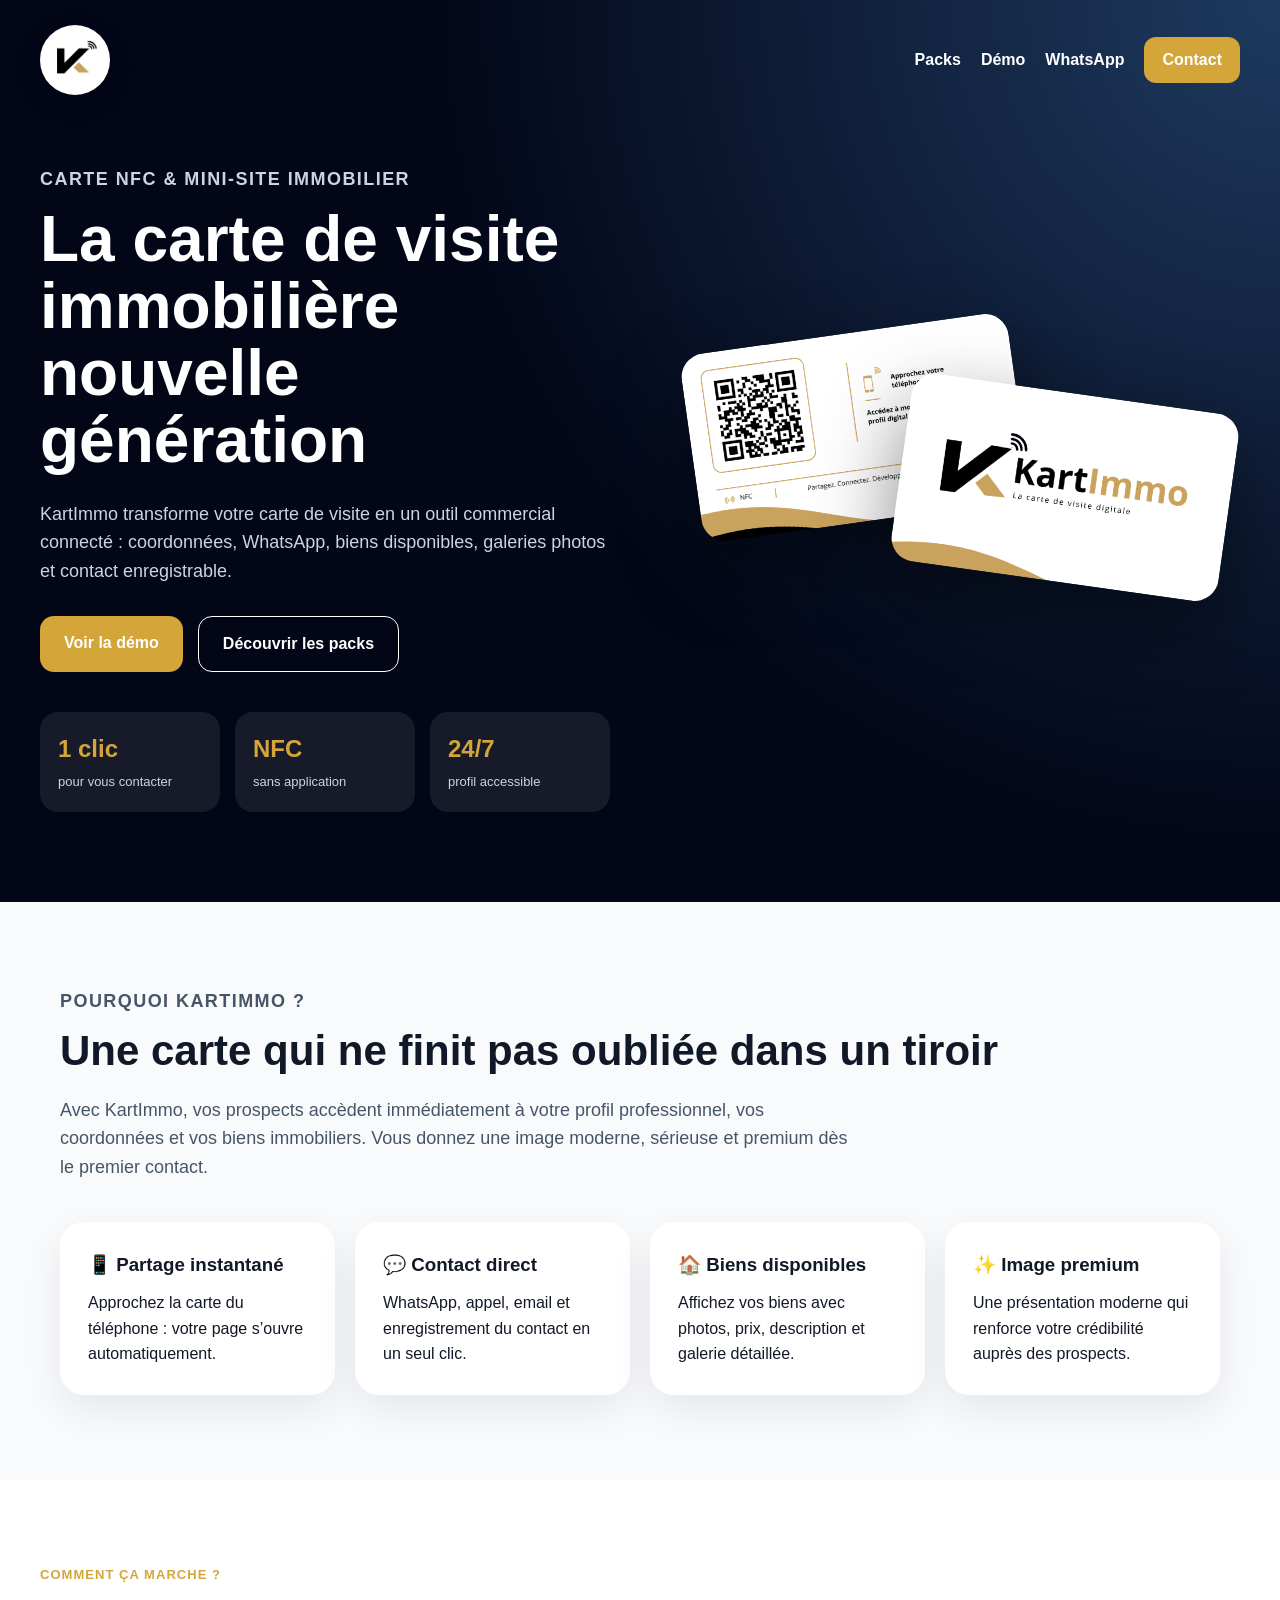
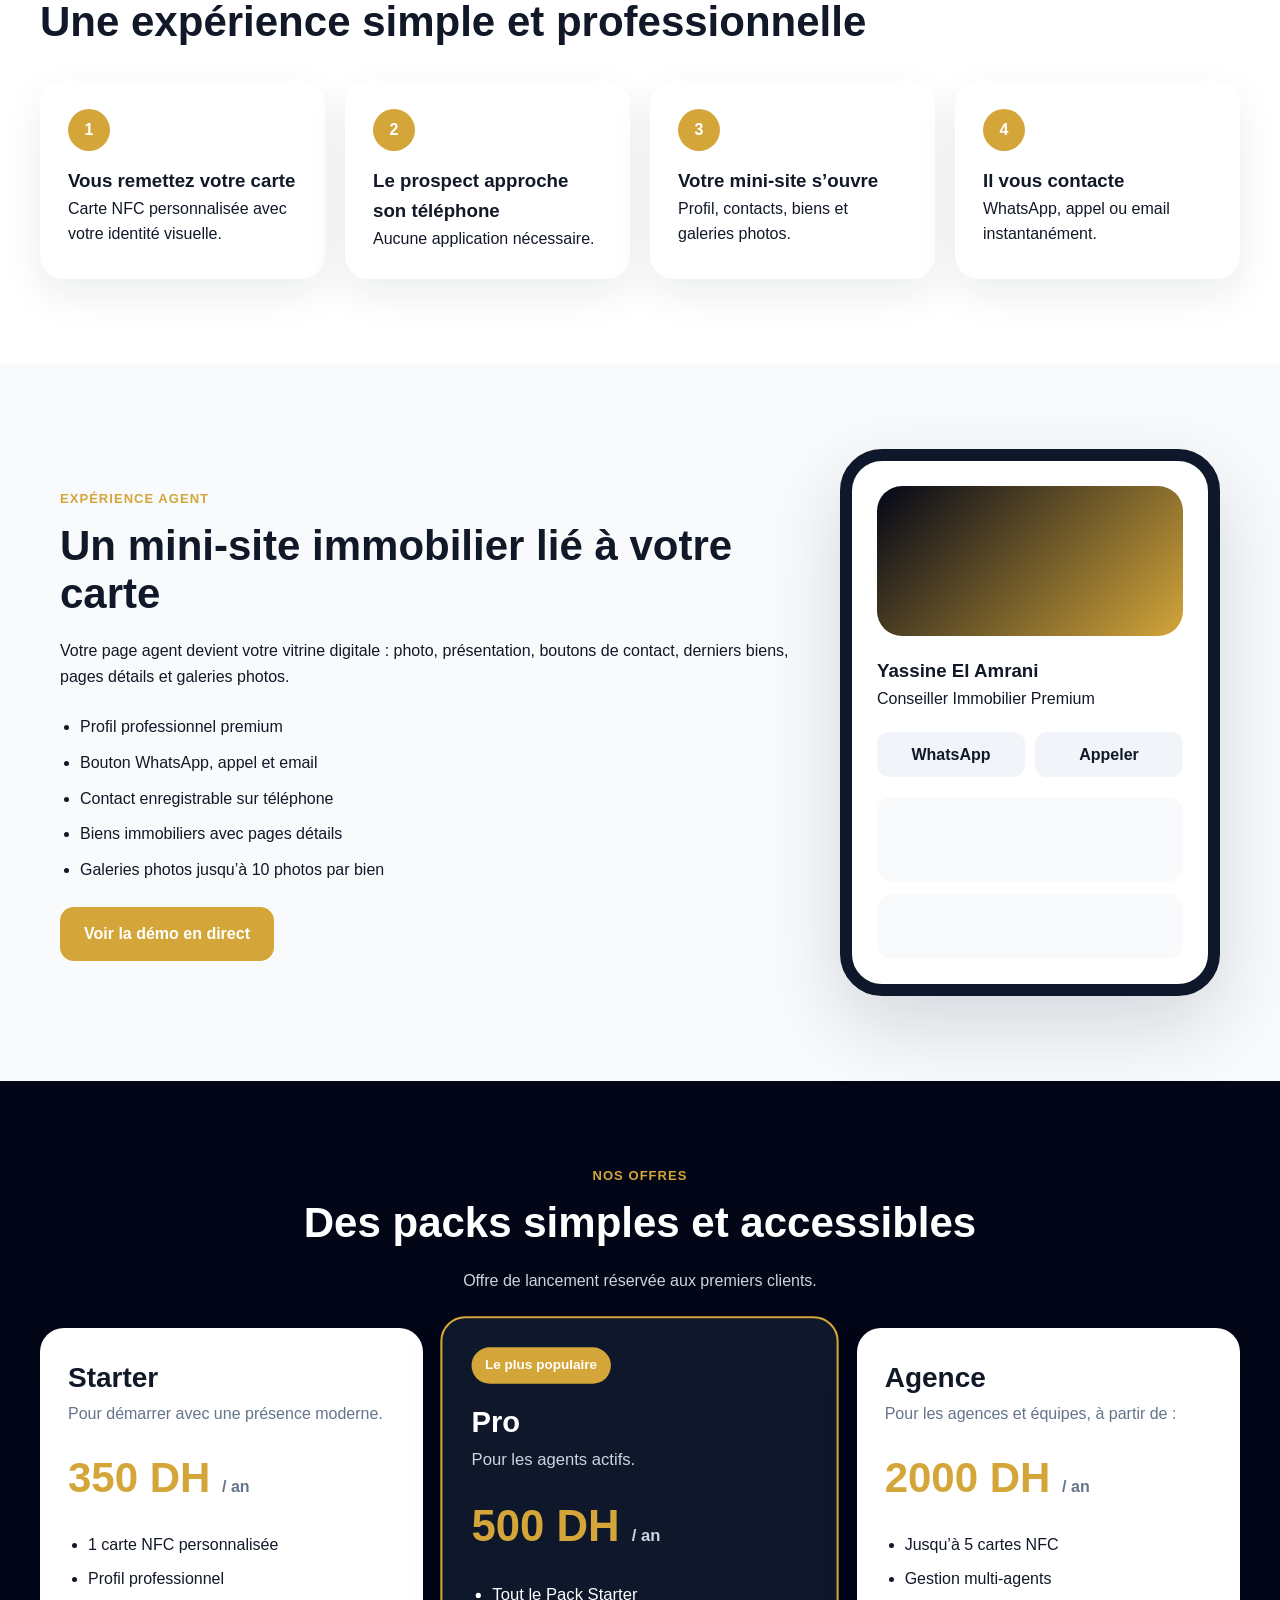
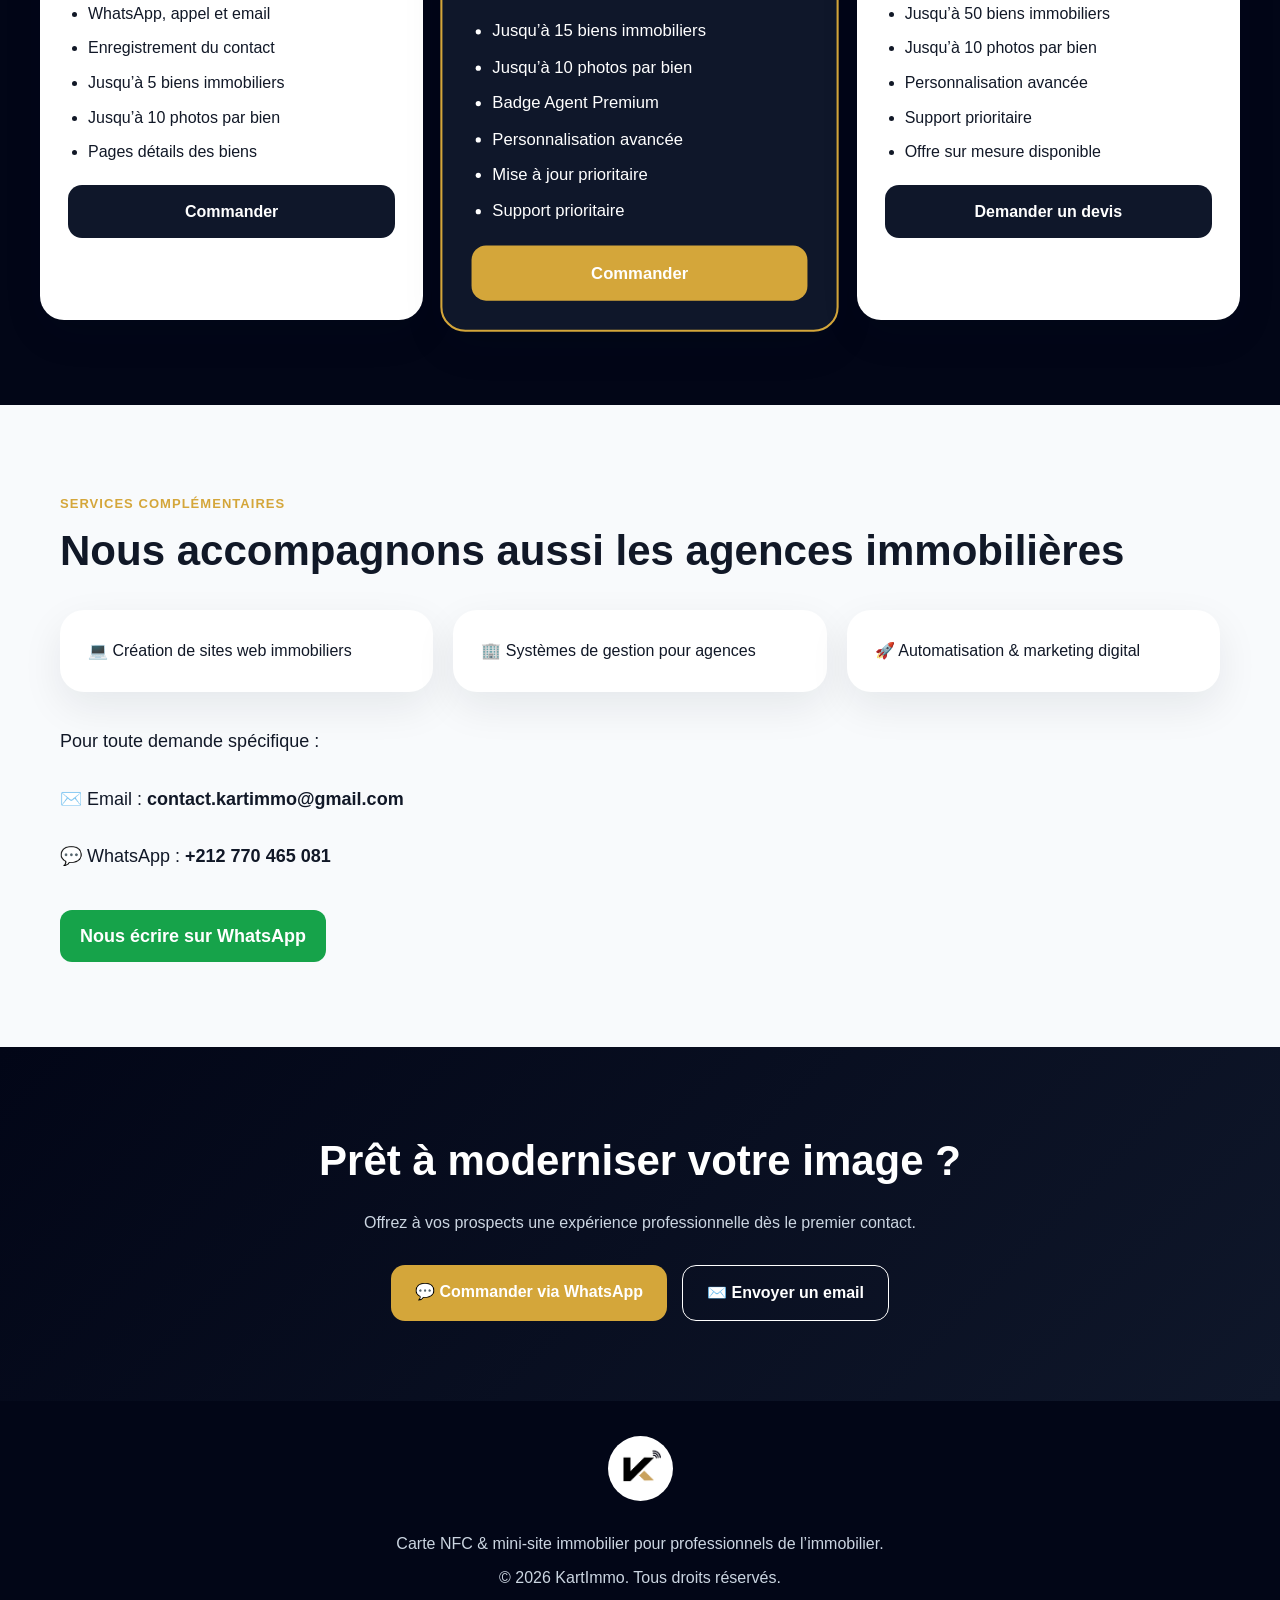
<file: index.html>
<!DOCTYPE html>
<html lang="fr">
<head>
<meta charset="UTF-8">
<meta name="viewport" content="width=device-width, initial-scale=1.0">
<title>KartImmo - Carte NFC immobilière</title>
<link rel="stylesheet" href="style.css?v=200">
</head>

<body>

<header class="hero">
<nav class="navbar">
<img src="images/logo.png" class="logo-img" alt="KartImmo">

<div class="nav-links">
<a href="#packs">Packs</a>
<a href="#demo">Démo</a>
<a href="https://wa.me/212770465081" target="_blank">WhatsApp</a>
<a href="mailto:contact.kartimmo@gmail.com" class="nav-btn">Contact</a>
</div>
</nav>

<div class="hero-content">
<div class="hero-text">
<p class="badge">Carte NFC & mini-site immobilier</p>

<h1>La carte de visite immobilière nouvelle génération</h1>

<p>
KartImmo transforme votre carte de visite en un outil commercial connecté :
coordonnées, WhatsApp, biens disponibles, galeries photos et contact enregistrable.
</p>

<div class="hero-buttons">
<a href="agents/demo/" class="btn gold">Voir la démo</a>
<a href="#packs" class="btn outline">Découvrir les packs</a>
</div>

<div class="hero-stats">
<div><strong>1 clic</strong><span>pour vous contacter</span></div>
<div><strong>NFC</strong><span>sans application</span></div>
<div><strong>24/7</strong><span>profil accessible</span></div>
</div>
</div>

<div class="cards-visual">
<img src="images/carte-recto.png" class="card-img recto" alt="Carte KartImmo recto">
<img src="images/carte-verso.png" class="card-img verso" alt="Carte KartImmo verso">
</div>
</div>
</header>

<section class="section intro">
<p class="section-label">Pourquoi KartImmo ?</p>
<h2>Une carte qui ne finit pas oubliée dans un tiroir</h2>

<p>
Avec KartImmo, vos prospects accèdent immédiatement à votre profil professionnel,
vos coordonnées et vos biens immobiliers. Vous donnez une image moderne, sérieuse
et premium dès le premier contact.
</p>

<div class="features-grid">
<div>
<h3>📱 Partage instantané</h3>
<p>Approchez la carte du téléphone : votre page s’ouvre automatiquement.</p>
</div>

<div>
<h3>💬 Contact direct</h3>
<p>WhatsApp, appel, email et enregistrement du contact en un seul clic.</p>
</div>

<div>
<h3>🏠 Biens disponibles</h3>
<p>Affichez vos biens avec photos, prix, description et galerie détaillée.</p>
</div>

<div>
<h3>✨ Image premium</h3>
<p>Une présentation moderne qui renforce votre crédibilité auprès des prospects.</p>
</div>
</div>
</section>

<section class="section how">
<p class="section-label">Comment ça marche ?</p>
<h2>Une expérience simple et professionnelle</h2>

<div class="steps">
<div><span>1</span><h3>Vous remettez votre carte</h3><p>Carte NFC personnalisée avec votre identité visuelle.</p></div>
<div><span>2</span><h3>Le prospect approche son téléphone</h3><p>Aucune application nécessaire.</p></div>
<div><span>3</span><h3>Votre mini-site s’ouvre</h3><p>Profil, contacts, biens et galeries photos.</p></div>
<div><span>4</span><h3>Il vous contacte</h3><p>WhatsApp, appel ou email instantanément.</p></div>
</div>
</section>

<section id="demo" class="section demo-section">
<div class="demo-text">
<p class="section-label">Expérience agent</p>
<h2>Un mini-site immobilier lié à votre carte</h2>

<p>
Votre page agent devient votre vitrine digitale : photo, présentation,
boutons de contact, derniers biens, pages détails et galeries photos.
</p>

<ul>
<li>Profil professionnel premium</li>
<li>Bouton WhatsApp, appel et email</li>
<li>Contact enregistrable sur téléphone</li>
<li>Biens immobiliers avec pages détails</li>
<li>Galeries photos jusqu’à 10 photos par bien</li>
</ul>

<a href="agents/demo/" class="btn gold">Voir la démo en direct</a>
</div>

<div class="phone-preview">
<div class="phone-top"></div>
<h3>Yassine El Amrani</h3>
<p>Conseiller Immobilier Premium</p>

<div class="phone-actions">
<span>WhatsApp</span>
<span>Appeler</span>
</div>

<div class="mini-property"></div>
<div class="mini-property small"></div>
</div>
</section>

<section id="packs" class="section packs">
<p class="section-label">Nos offres</p>
<h2>Des packs simples et accessibles</h2>
<p class="packs-subtitle">Offre de lancement réservée aux premiers clients.</p>

<div class="pricing">

<div class="pack">
<h3>Starter</h3>
<p class="pack-desc">Pour démarrer avec une présence moderne.</p>
<h4>350 DH <span>/ an</span></h4>

<ul>
<li>1 carte NFC personnalisée</li>
<li>Profil professionnel</li>
<li>WhatsApp, appel et email</li>
<li>Enregistrement du contact</li>
<li>Jusqu’à 5 biens immobiliers</li>
<li>Jusqu’à 10 photos par bien</li>
<li>Pages détails des biens</li>
</ul>

<a href="https://wa.me/212770465081?text=Bonjour%2C%20je%20souhaite%20commander%20le%20Pack%20Starter%20KartImmo." target="_blank" class="pack-btn">
Commander
</a>
</div>

<div class="pack popular">
<div class="tag">Le plus populaire</div>
<h3>Pro</h3>
<p class="pack-desc">Pour les agents actifs.</p>
<h4>500 DH <span>/ an</span></h4>

<ul>
<li>Tout le Pack Starter</li>
<li>Jusqu’à 15 biens immobiliers</li>
<li>Jusqu’à 10 photos par bien</li>
<li>Badge Agent Premium</li>
<li>Personnalisation avancée</li>
<li>Mise à jour prioritaire</li>
<li>Support prioritaire</li>
</ul>

<a href="https://wa.me/212770465081?text=Bonjour%2C%20je%20souhaite%20commander%20le%20Pack%20Pro%20KartImmo." target="_blank" class="pack-btn gold-btn">
Commander
</a>
</div>

<div class="pack">
<h3>Agence</h3>
<p class="pack-desc">Pour les agences et équipes, à partir de :</p>
<h4>2000 DH <span>/ an</span></h4>

<ul>
<li>Jusqu’à 5 cartes NFC</li>
<li>Gestion multi-agents</li>
<li>Jusqu’à 50 biens immobiliers</li>
<li>Jusqu’à 10 photos par bien</li>
<li>Personnalisation avancée</li>
<li>Support prioritaire</li>
<li>Offre sur mesure disponible</li>
</ul>

<a href="https://wa.me/212770465081?text=Bonjour%2C%20je%20souhaite%20obtenir%20un%20devis%20pour%20le%20Pack%20Agence%20KartImmo." target="_blank" class="pack-btn">
Demander un devis
</a>
</div>

</div>
</section>

<section class="section services">
<p class="section-label">Services complémentaires</p>
<h2>Nous accompagnons aussi les agences immobilières</h2>

<div class="service-grid">
<div>💻 Création de sites web immobiliers</div>
<div>🏢 Systèmes de gestion pour agences</div>
<div>🚀 Automatisation & marketing digital</div>
</div>

<p class="contact-text">
Pour toute demande spécifique :

<br><br>

✉️ Email :
<strong>contact.kartimmo@gmail.com</strong>

<br><br>

💬 WhatsApp :
<strong>+212 770 465 081</strong>

<br><br>

<a href="https://wa.me/212770465081" target="_blank" class="service-whatsapp">
Nous écrire sur WhatsApp
</a>
</p>
</section>

<section class="final-cta">
<h2>Prêt à moderniser votre image ?</h2>
<p>Offrez à vos prospects une expérience professionnelle dès le premier contact.</p>

<div class="hero-buttons final-buttons">
<a href="https://wa.me/212770465081" target="_blank" class="btn gold">
💬 Commander via WhatsApp
</a>

<a href="mailto:contact.kartimmo@gmail.com" class="btn outline">
✉️ Envoyer un email
</a>
</div>
</section>

<footer>
<img src="images/logo.png" class="footer-logo" alt="KartImmo">
<p>Carte NFC & mini-site immobilier pour professionnels de l’immobilier.</p>
<p>© 2026 KartImmo. Tous droits réservés.</p>
</footer>

</body>
</html>
</file>
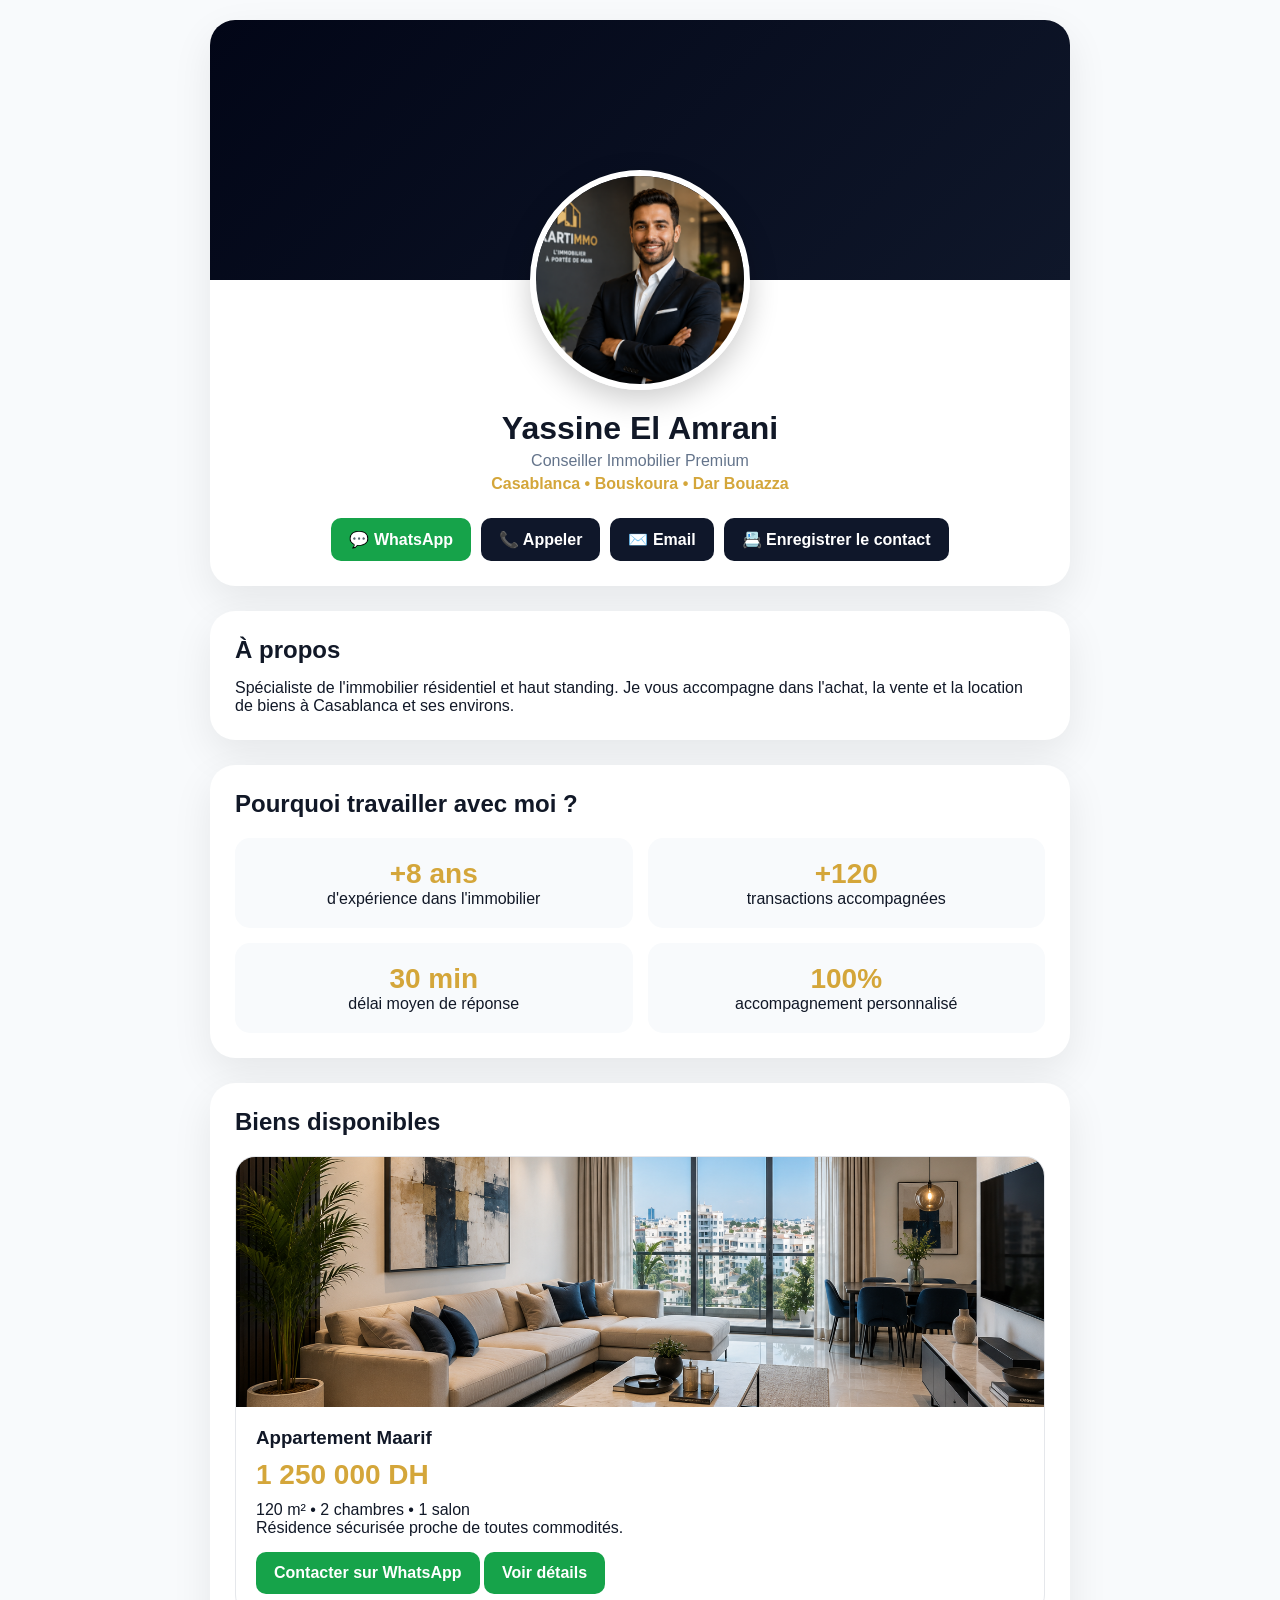
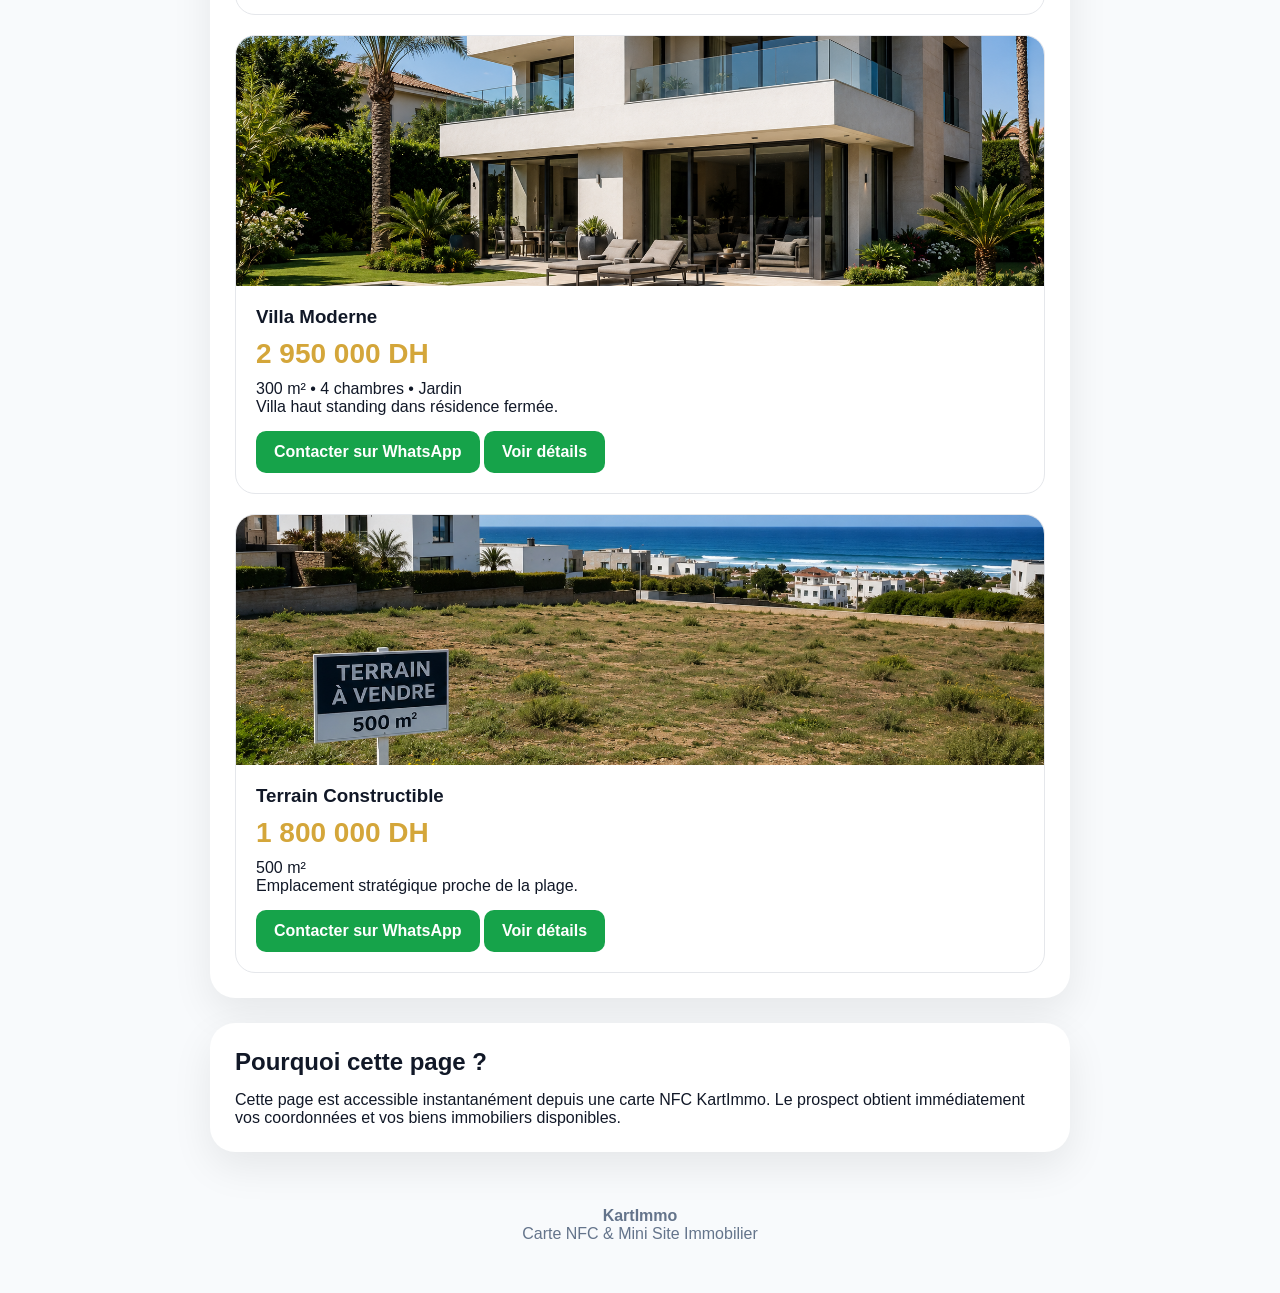
<file: agents/demo/index.html>
<!DOCTYPE html>
<html lang="fr">
<head>
<meta charset="UTF-8">
<meta name="viewport" content="width=device-width, initial-scale=1.0">
<title>Démo KartImmo</title>
<link rel="stylesheet" href="../agent.css?v=20"></head>

<body>

<main class="agent-page">

<section class="profile">

<div class="cover"></div>

<img src="agent.png" class="avatar-img">

<h1>Yassine El Amrani</h1>

<p class="role">
Conseiller Immobilier Premium
</p>

<p class="agency">
Casablanca • Bouskoura • Dar Bouazza
</p>

<div class="actions">
<a class="whatsapp" href="https://wa.me/212600000000">
💬 WhatsApp
</a>

<a href="tel:+212600000000">
📞 Appeler
</a>

<a href="mailto:yassine@email.com">
✉️ Email
</a>

<a href="contact.vcf" download>
📇 Enregistrer le contact
</a>
</div>

</section>

<section class="about">

<h2>À propos</h2>

<p>
Spécialiste de l'immobilier résidentiel et haut standing.
Je vous accompagne dans l'achat, la vente et la location de biens à Casablanca et ses environs.
</p>

</section>


<section class="why">
  <h2>Pourquoi travailler avec moi ?</h2>

  <div class="why-grid">
    <div>
      <strong>+8 ans</strong>
      <p>d'expérience dans l'immobilier</p>
    </div>

    <div>
      <strong>+120</strong>
      <p>transactions accompagnées</p>
    </div>

    <div>
      <strong>30 min</strong>
      <p>délai moyen de réponse</p>
    </div>

    <div>
      <strong>100%</strong>
      <p>accompagnement personnalisé</p>
    </div>
  </div>
</section>  

<section class="properties">

<h2>Biens disponibles</h2>

<div class="property-card">

<img src="bien1.png" class="property-image">

<div class="property-content">

<h3>Appartement Maarif</h3>

<p class="price">
1 250 000 DH
</p>

<p>
120 m² • 2 chambres • 1 salon
</p>

<p>
Résidence sécurisée proche de toutes commodités.
</p>

<a href="#">
Contacter sur WhatsApp
</a>

<a href="bien1.html">
Voir détails
</a>  

</div>

</div>

<div class="property-card">

<img src="bien2.png" class="property-image">

<div class="property-content">

<h3>Villa Moderne</h3>

<p class="price">
2 950 000 DH
</p>

<p>
300 m² • 4 chambres • Jardin
</p>

<p>
Villa haut standing dans résidence fermée.
</p>

<a href="#">
Contacter sur WhatsApp
</a>

<a href="bien2.html">
Voir détails
</a>  

</div>

</div>

<div class="property-card">

<img src="bien3.png" class="property-image">

<div class="property-content">

<h3>Terrain Constructible</h3>

<p class="price">
1 800 000 DH
</p>

<p>
500 m²
</p>

<p>
Emplacement stratégique proche de la plage.
</p>

<a href="#">
Contacter sur WhatsApp
</a>

<a href="bien3.html">
Voir détails
</a>  

</div>

</div>

</section>

<section class="about">

<h2>Pourquoi cette page ?</h2>

<p>
Cette page est accessible instantanément depuis une carte NFC KartImmo.
Le prospect obtient immédiatement vos coordonnées et vos biens immobiliers disponibles.
</p>

</section>

<footer>

<strong>KartImmo</strong>

<p>
Carte NFC & Mini Site Immobilier
</p>

</footer>

</main>

</body>
</html>
</file>
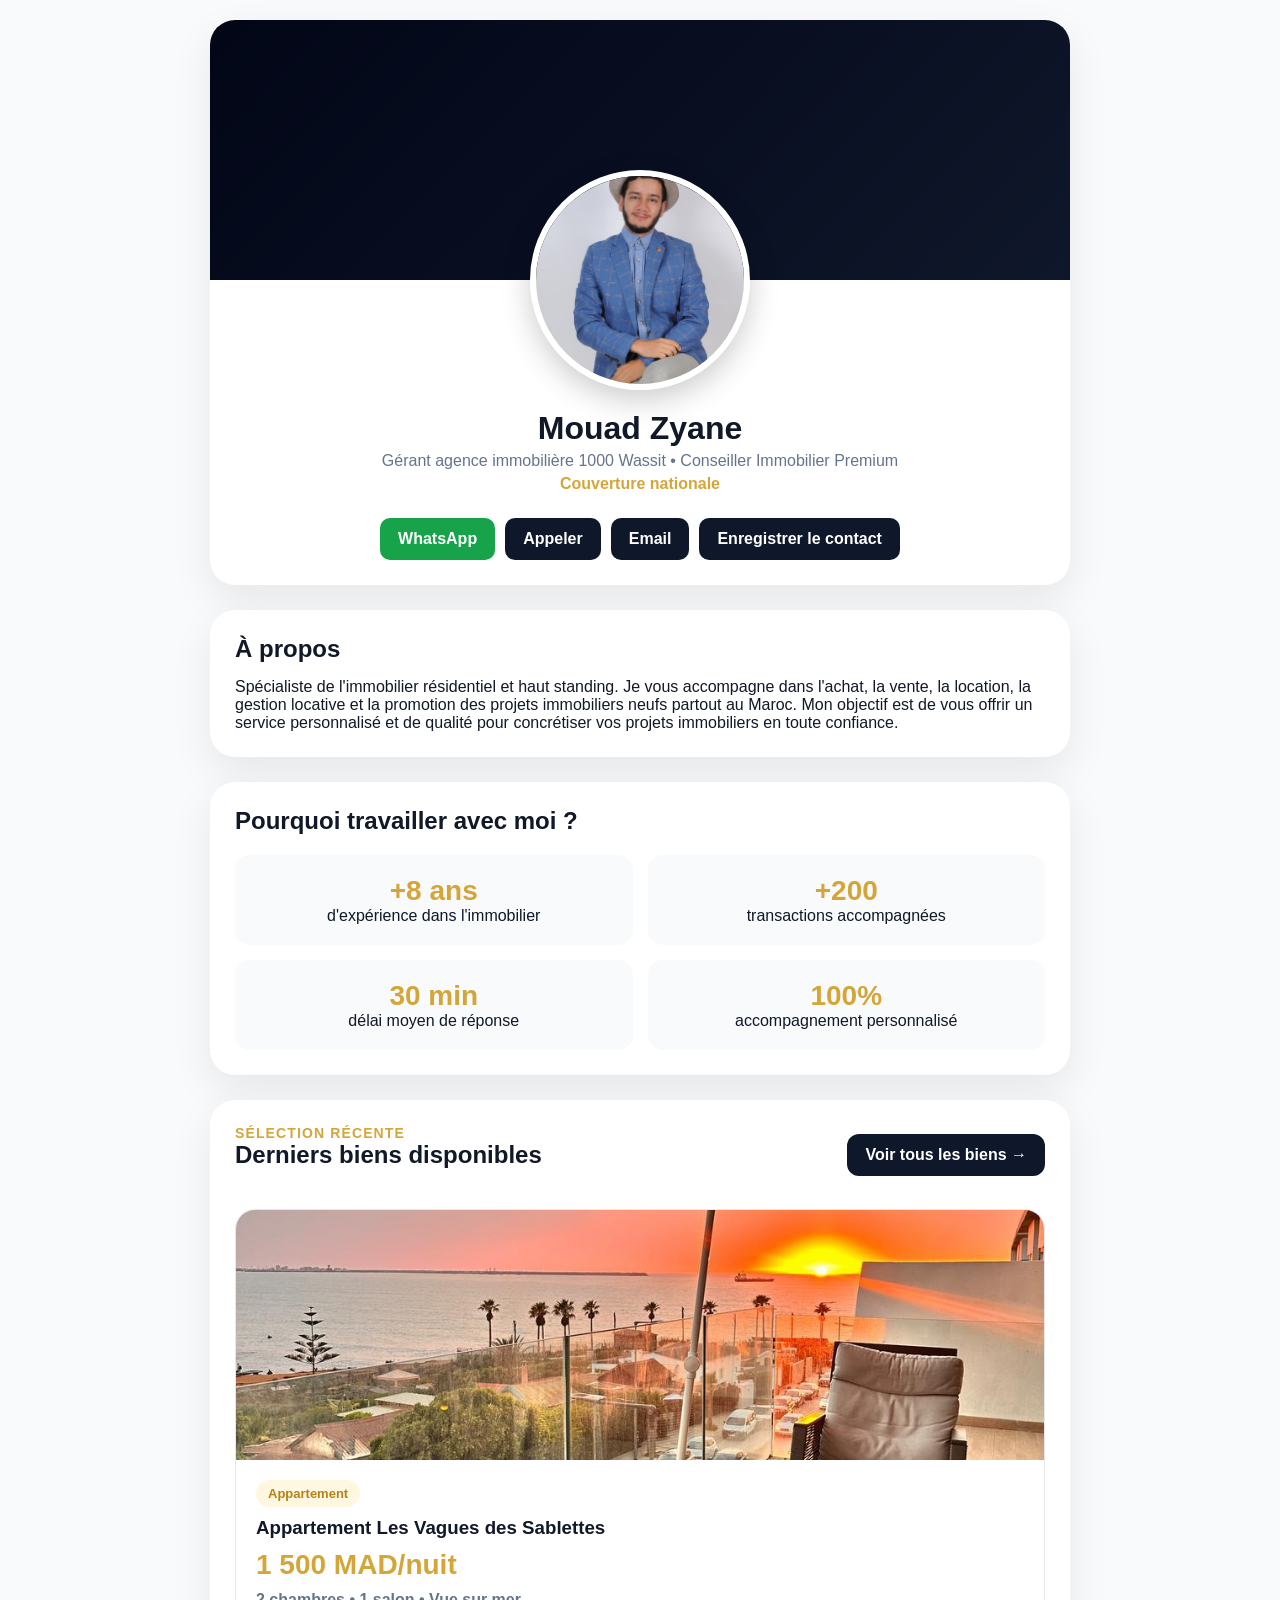
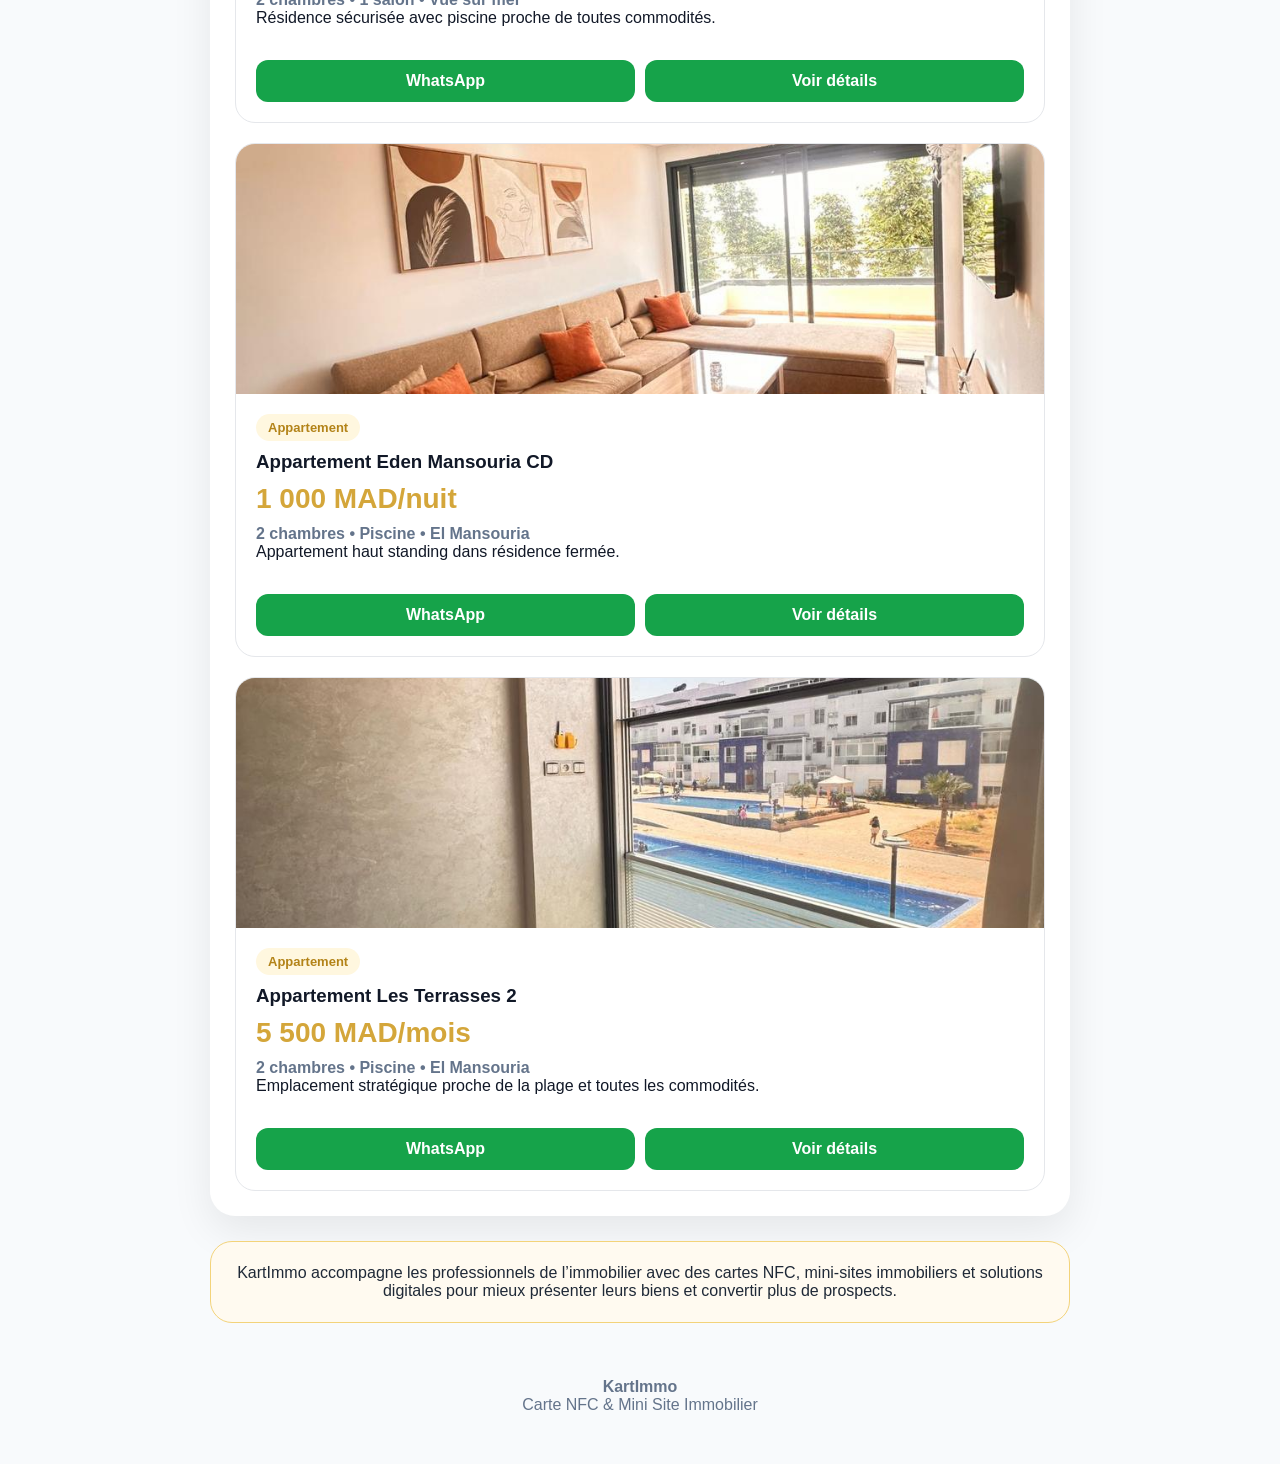
<file: agents/mouad-zyane/index.html>
<!DOCTYPE html>
<html lang="fr">
<head>
<meta charset="UTF-8">
<meta name="viewport" content="width=device-width, initial-scale=1.0">
<title>Mouad Zyane</title>
<link rel="stylesheet" href="../agent.css?v=30">
</head>

<body>

<main class="agent-page">

<section class="profile">
<div class="cover"></div>

<img src="agent.jpeg" class="avatar-img" alt="Mouad Zyane">

<h1>Mouad Zyane</h1>

<p class="role">
Gérant agence immobilière 1000 Wassit • Conseiller Immobilier Premium
</p>

<p class="agency">
Couverture nationale
</p>

<div class="actions">
<a class="whatsapp" href="https://wa.me/212664989840">WhatsApp</a>
<a href="tel:+212664989840">Appeler</a>
<a href="mailto:1000wassit@email.com">Email</a>
<a href="contact.vcf" download>Enregistrer le contact</a>
</div>
</section>

<section class="about">
<h2>À propos</h2>
<p>
Spécialiste de l'immobilier résidentiel et haut standing.
Je vous accompagne dans l'achat, la vente, la location, la gestion locative et la promotion des projets immobiliers neufs partout au Maroc.
Mon objectif est de vous offrir un service personnalisé et de qualité pour concrétiser vos projets immobiliers en toute confiance.
</p>
</section>

<section class="why">
<h2>Pourquoi travailler avec moi ?</h2>

<div class="why-grid">
<div>
<strong>+8 ans</strong>
<p>d'expérience dans l'immobilier</p>
</div>

<div>
<strong>+200</strong>
<p>transactions accompagnées</p>
</div>

<div>
<strong>30 min</strong>
<p>délai moyen de réponse</p>
</div>

<div>
<strong>100%</strong>
<p>accompagnement personnalisé</p>
</div>
</div>
</section>

<section class="properties premium-properties">

<div class="section-top">
<div>
<p class="section-label">Sélection récente</p>
<h2>Derniers biens disponibles</h2>
</div>

<a class="see-all-btn" href="biens.html">
Voir tous les biens →
</a>
</div>

<div class="property-card premium-card">
<img src="ref1-cover.jpeg" class="property-image" alt="Appartement Les Vagues des Sablettes">

<div class="property-content">
<span class="property-tag">Appartement</span>

<h3>Appartement Les Vagues des Sablettes</h3>

<p class="price">1 500 MAD/nuit</p>

<p class="property-meta">
 2 chambres • 1 salon • Vue sur mer
</p>

<p>
Résidence sécurisée avec piscine proche de toutes commodités.
</p>

<div class="property-actions">
<a class="whatsapp-property" href="https://wa.me/212664989840">
WhatsApp
</a>

<a class="details-property" href="bien1.html">
Voir détails
</a>
</div>
</div>
</div>

<div class="property-card premium-card">
<img src="ref2-cover.jpeg" class="property-image" alt="Appartement Eden Mansouria CD">

<div class="property-content">
<span class="property-tag">Appartement</span>

<h3>Appartement Eden Mansouria CD</h3>

<p class="price">1 000 MAD/nuit</p>

<p class="property-meta">
2 chambres • Piscine • El Mansouria
</p>

<p>
Appartement haut standing dans résidence fermée.
</p>

<div class="property-actions">
<a class="whatsapp-property" href="https://wa.me/212664989840">
WhatsApp
</a>

<a class="details-property" href="bien2.html">
Voir détails
</a>
</div>
</div>
</div>

<div class="property-card premium-card">
<img src="ref3-cover.jpeg" class="property-image" alt="Appartement Les Terrasses 2">

<div class="property-content">
<span class="property-tag">Appartement</span>

<h3>Appartement Les Terrasses 2</h3>

<p class="price">5 500 MAD/mois</p>

<p class="property-meta">
2 chambres • Piscine • El Mansouria
</p>

<p>
Emplacement stratégique proche de la plage et toutes les commodités.
</p>

<div class="property-actions">
<a class="whatsapp-property" href="https://wa.me/212664989840">
WhatsApp
</a>

<a class="details-property" href="bien3.html">
Voir détails
</a>
</div>
</div>
</div>

<a class="see-all-mobile" href="biens.html">
Voir tous les biens disponibles
</a>

</section>

<section class="kartimmo-note">
<p>
KartImmo accompagne les professionnels de l’immobilier avec des cartes NFC, mini-sites immobiliers et solutions digitales pour mieux présenter leurs biens et convertir plus de prospects.
</p>
</section>

<footer>
<strong>KartImmo</strong>
<p>Carte NFC & Mini Site Immobilier</p>
</footer>

</main>

</body>
</html>
</file>
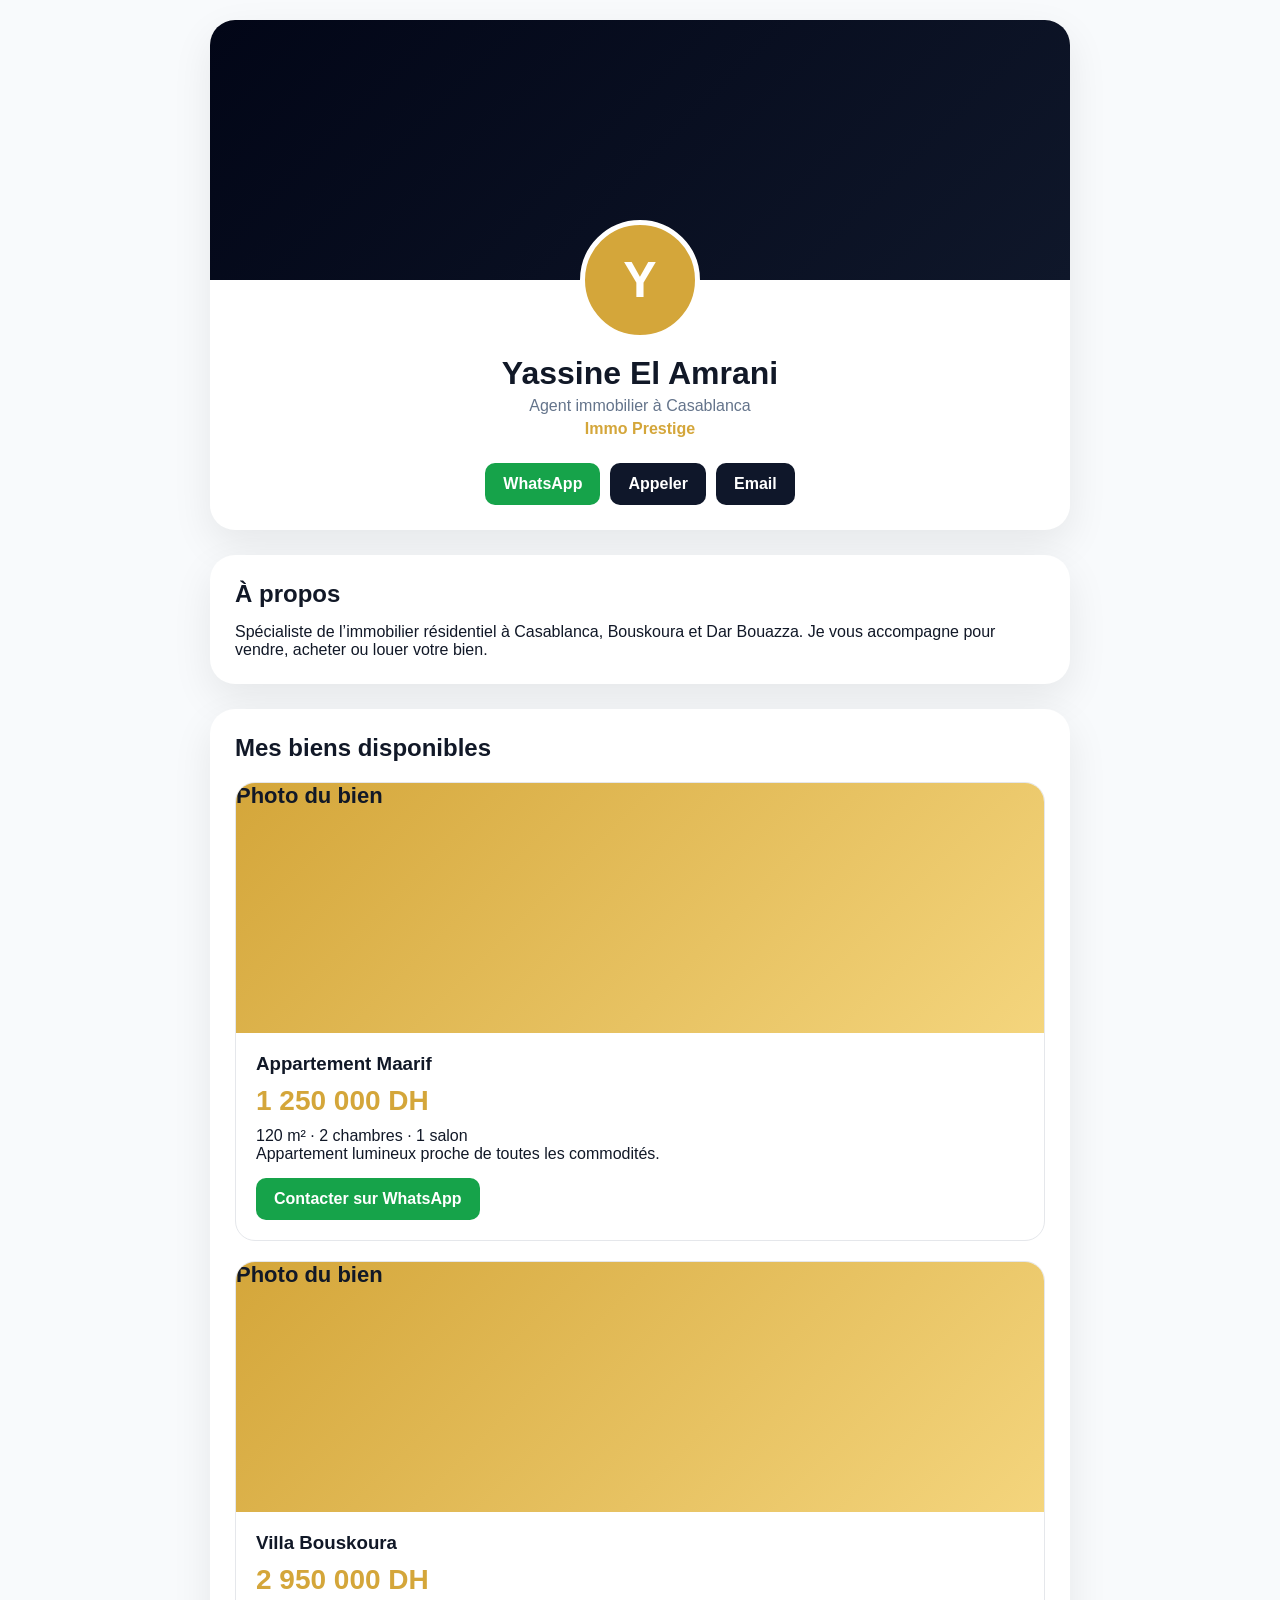
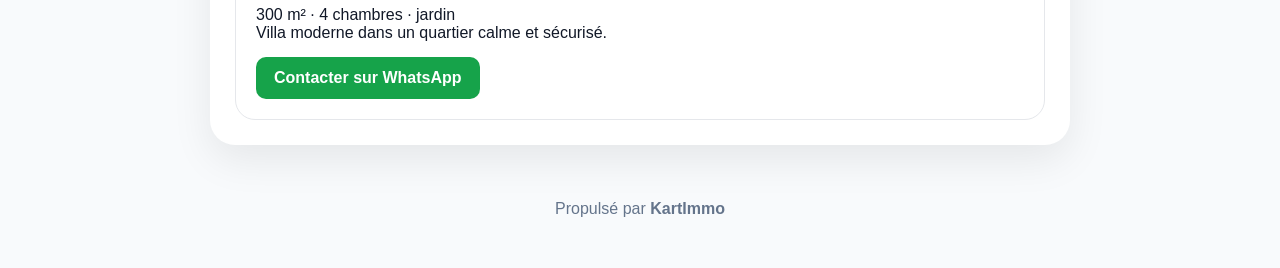
<file: agents/yassine.html>
<!DOCTYPE html>
<html lang="fr">
<head>
  <meta charset="UTF-8">
  <meta name="viewport" content="width=device-width, initial-scale=1.0">
  <title>Yassine El Amrani - Agent immobilier</title>
  <link rel="stylesheet" href="./agent.css?v=1">
</head>
<body>

  <main class="agent-page">

    <section class="profile">
      <div class="cover"></div>
      <div class="avatar">Y</div>

      <h1>Yassine El Amrani</h1>
      <p class="role">Agent immobilier à Casablanca</p>
      <p class="agency">Immo Prestige</p>

      <div class="actions">
        <a class="whatsapp" href="https://wa.me/212600000000">WhatsApp</a>
        <a href="tel:+212600000000">Appeler</a>
        <a href="mailto:yassine@email.com">Email</a>
      </div>
    </section>

    <section class="about">
      <h2>À propos</h2>
      <p>
        Spécialiste de l’immobilier résidentiel à Casablanca, Bouskoura et Dar Bouazza.
        Je vous accompagne pour vendre, acheter ou louer votre bien.
      </p>
    </section>

    <section class="properties">
      <h2>Mes biens disponibles</h2>

      <article class="property-card">
        <div class="property-image">Photo du bien</div>
        <div class="property-content">
          <h3>Appartement Maarif</h3>
          <p class="price">1 250 000 DH</p>
          <p>120 m² · 2 chambres · 1 salon</p>
          <p>Appartement lumineux proche de toutes les commodités.</p>
          <a href="https://wa.me/212600000000">Contacter sur WhatsApp</a>
        </div>
      </article>

      <article class="property-card">
        <div class="property-image">Photo du bien</div>
        <div class="property-content">
          <h3>Villa Bouskoura</h3>
          <p class="price">2 950 000 DH</p>
          <p>300 m² · 4 chambres · jardin</p>
          <p>Villa moderne dans un quartier calme et sécurisé.</p>
          <a href="https://wa.me/212600000000">Contacter sur WhatsApp</a>
        </div>
      </article>

    </section>

    <footer>
      Propulsé par <strong>KartImmo</strong>
    </footer>

  </main>

</body>
</html>
</file>
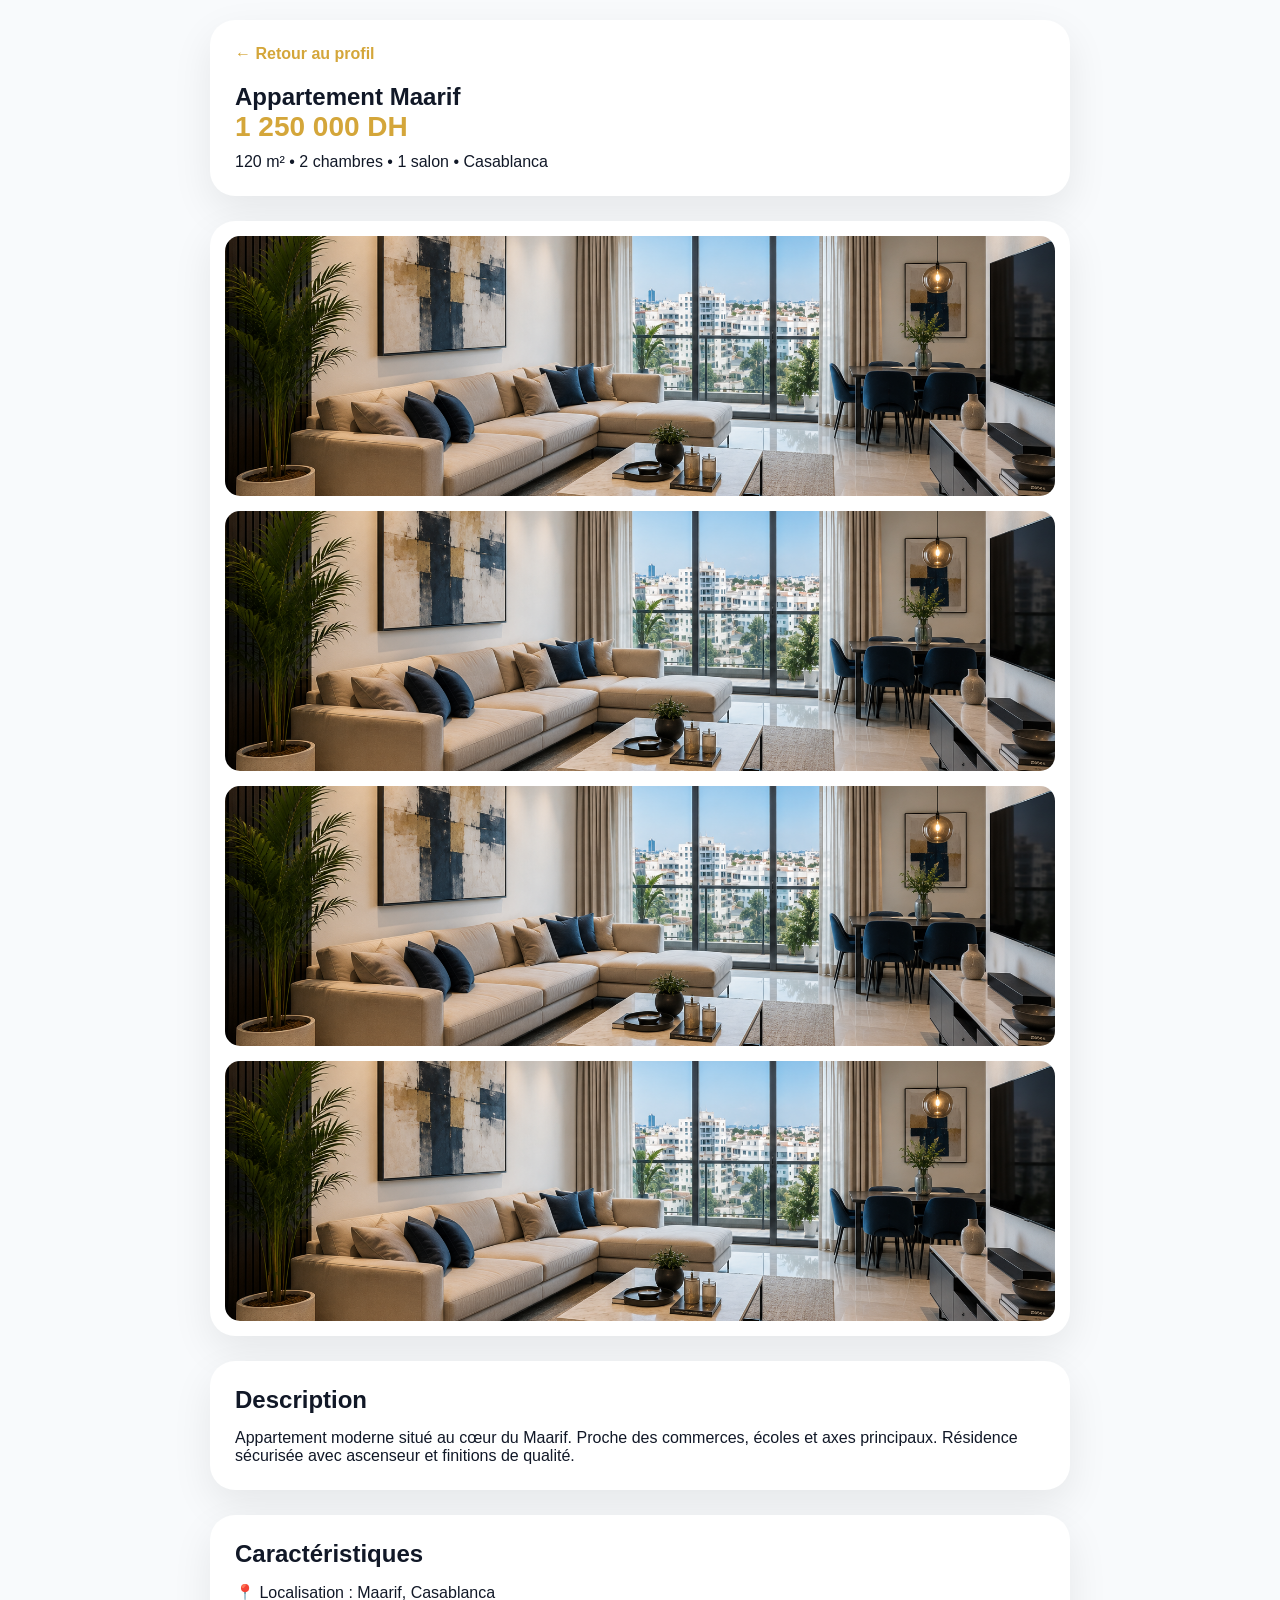
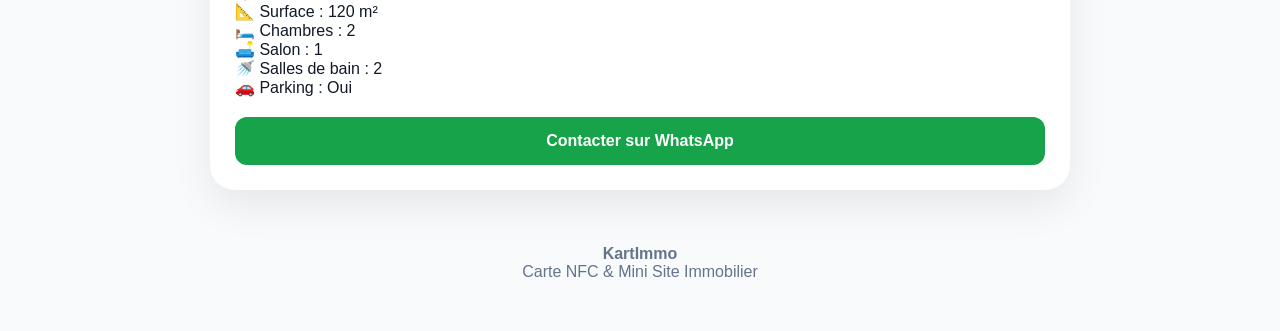
<file: agents/demo/bien1.html>
<!DOCTYPE html>
<html lang="fr">
<head>
<meta charset="UTF-8">
<meta name="viewport" content="width=device-width, initial-scale=1.0">
<title>Appartement Maarif</title>
<link rel="stylesheet" href="../agent.css?v=50">
</head>

<body>

<main class="agent-page">

<section class="about">

<a href="./" class="back-link">
← Retour au profil
</a>

<h1>Appartement Maarif</h1>

<p class="price">
1 250 000 DH
</p>

<p>
120 m² • 2 chambres • 1 salon • Casablanca
</p>

</section>

<section class="gallery">

<img src="bien1.png" alt="Appartement Maarif">

<img src="bien1-1.png" alt="Photo 1">

<img src="bien1-2.png" alt="Photo 2">

<img src="bien1-3.png" alt="Photo 3">

</section>

<section class="about">

<h2>Description</h2>

<p>
Appartement moderne situé au cœur du Maarif.
Proche des commerces, écoles et axes principaux.
Résidence sécurisée avec ascenseur et finitions de qualité.
</p>

</section>

<section class="about">

<h2>Caractéristiques</h2>

<p>📍 Localisation : Maarif, Casablanca</p>

<p>📐 Surface : 120 m²</p>

<p>🛏️ Chambres : 2</p>

<p>🛋️ Salon : 1</p>

<p>🚿 Salles de bain : 2</p>

<p>🚗 Parking : Oui</p>

<a class="big-whatsapp" href="#">
Contacter sur WhatsApp
</a>

</section>

<footer>

<strong>KartImmo</strong>

<p>
Carte NFC & Mini Site Immobilier
</p>

</footer>

</main>

</body>
</html>
</file>
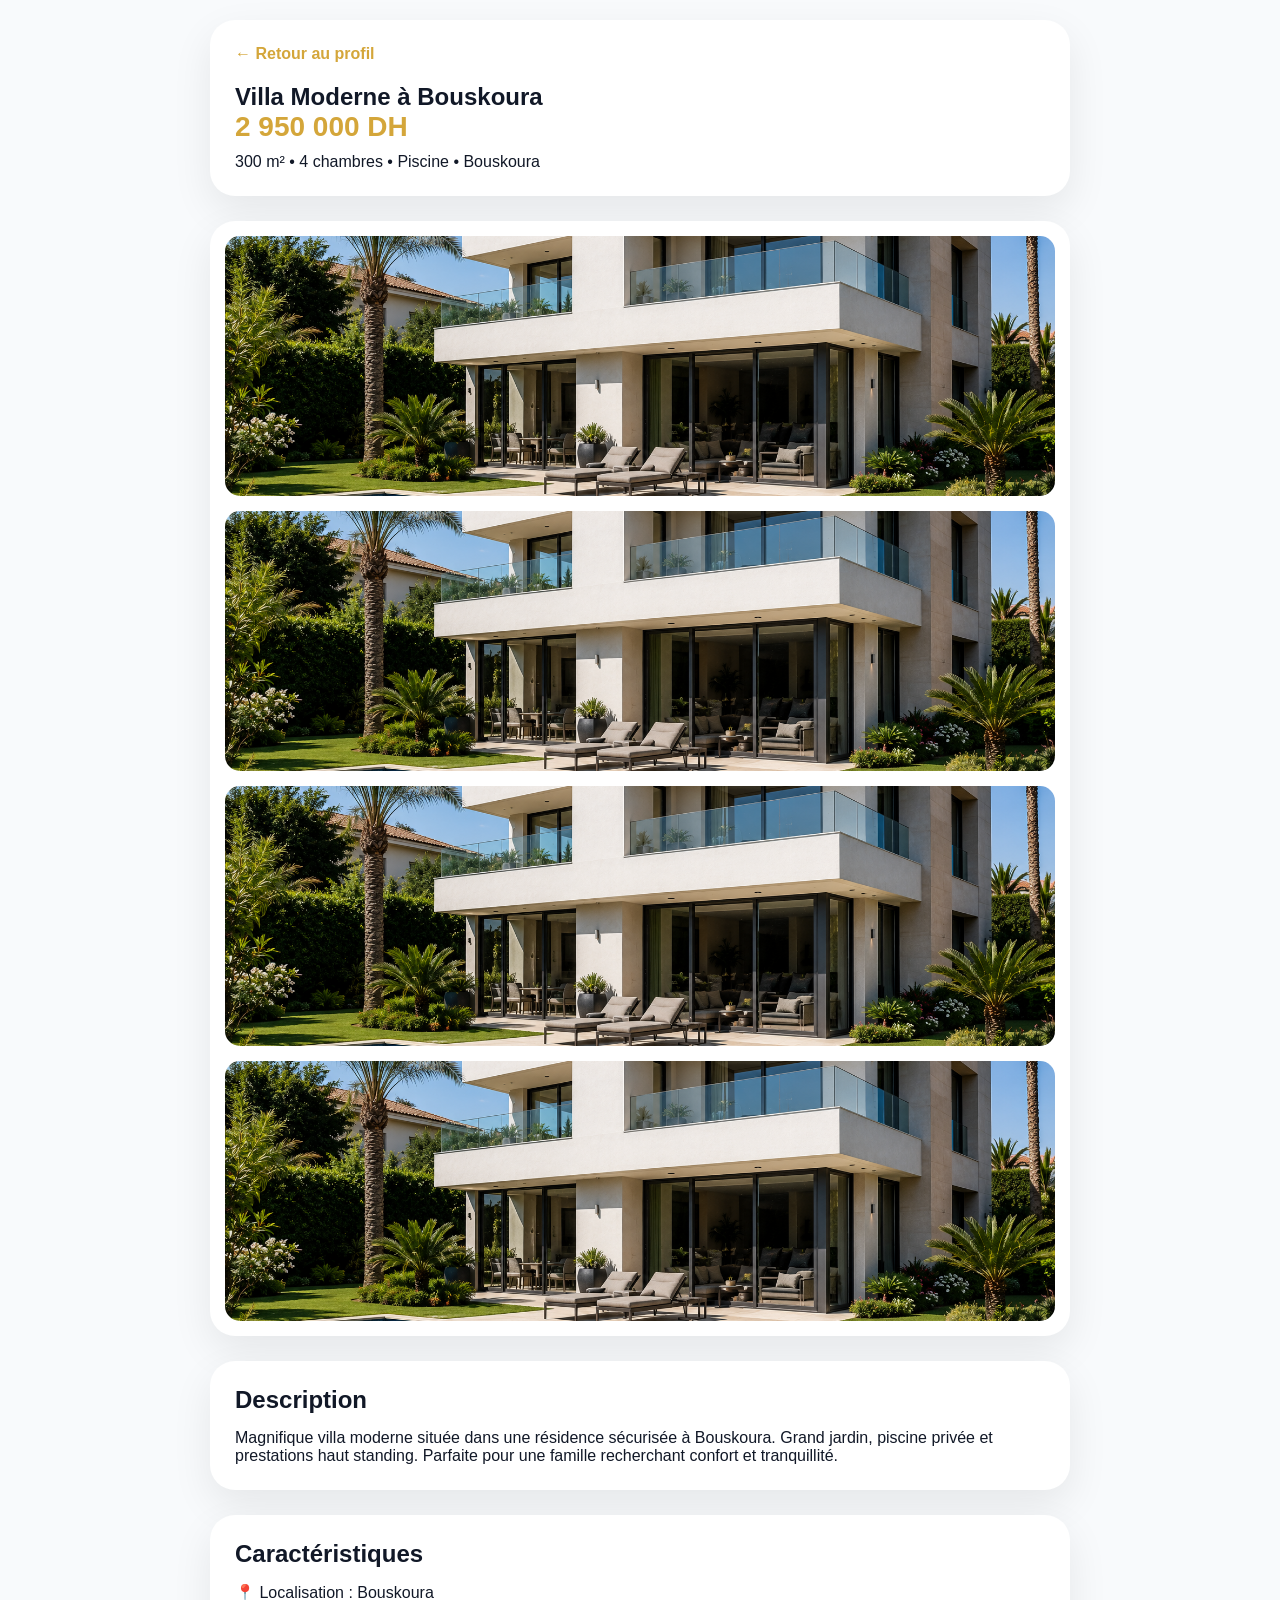
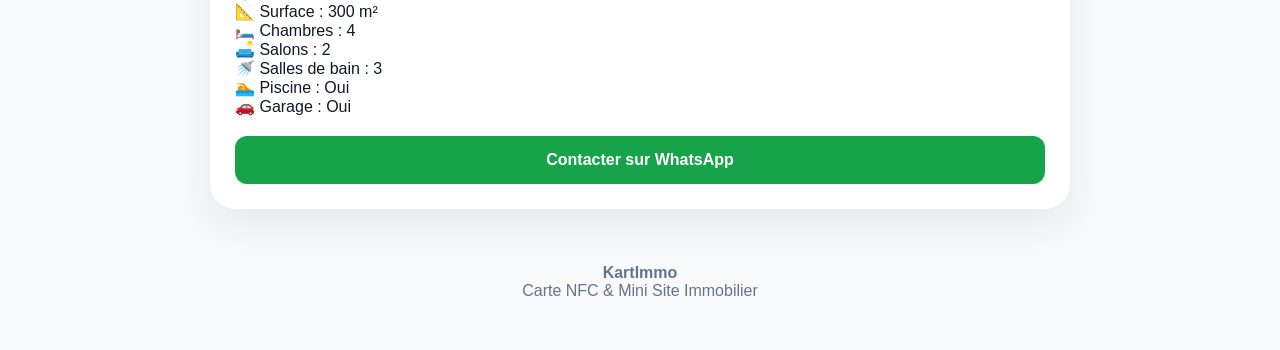
<file: agents/demo/bien2.html>
<!DOCTYPE html>
<html lang="fr">
<head>
<meta charset="UTF-8">
<meta name="viewport" content="width=device-width, initial-scale=1.0">
<title>Villa Moderne à Bouskoura</title>
<link rel="stylesheet" href="../agent.css?v=50">
</head>

<body>

<main class="agent-page">

<section class="about">

<a href="./" class="back-link">
← Retour au profil
</a>

<h1>Villa Moderne à Bouskoura</h1>

<p class="price">
2 950 000 DH
</p>

<p>
300 m² • 4 chambres • Piscine • Bouskoura
</p>

</section>

<section class="gallery">

<img src="bien2.png" alt="Villa Bouskoura">

<img src="bien2-1.png" alt="Photo 1">

<img src="bien2-2.png" alt="Photo 2">

<img src="bien2-3.png" alt="Photo 3">

</section>

<section class="about">

<h2>Description</h2>

<p>
Magnifique villa moderne située dans une résidence sécurisée à Bouskoura.
Grand jardin, piscine privée et prestations haut standing.
Parfaite pour une famille recherchant confort et tranquillité.
</p>

</section>

<section class="about">

<h2>Caractéristiques</h2>

<p>📍 Localisation : Bouskoura</p>

<p>📐 Surface : 300 m²</p>

<p>🛏️ Chambres : 4</p>

<p>🛋️ Salons : 2</p>

<p>🚿 Salles de bain : 3</p>

<p>🏊 Piscine : Oui</p>

<p>🚗 Garage : Oui</p>

<a class="big-whatsapp" href="#">
Contacter sur WhatsApp
</a>

</section>

<footer>

<strong>KartImmo</strong>

<p>
Carte NFC & Mini Site Immobilier
</p>

</footer>

</main>

</body>
</html>
</file>
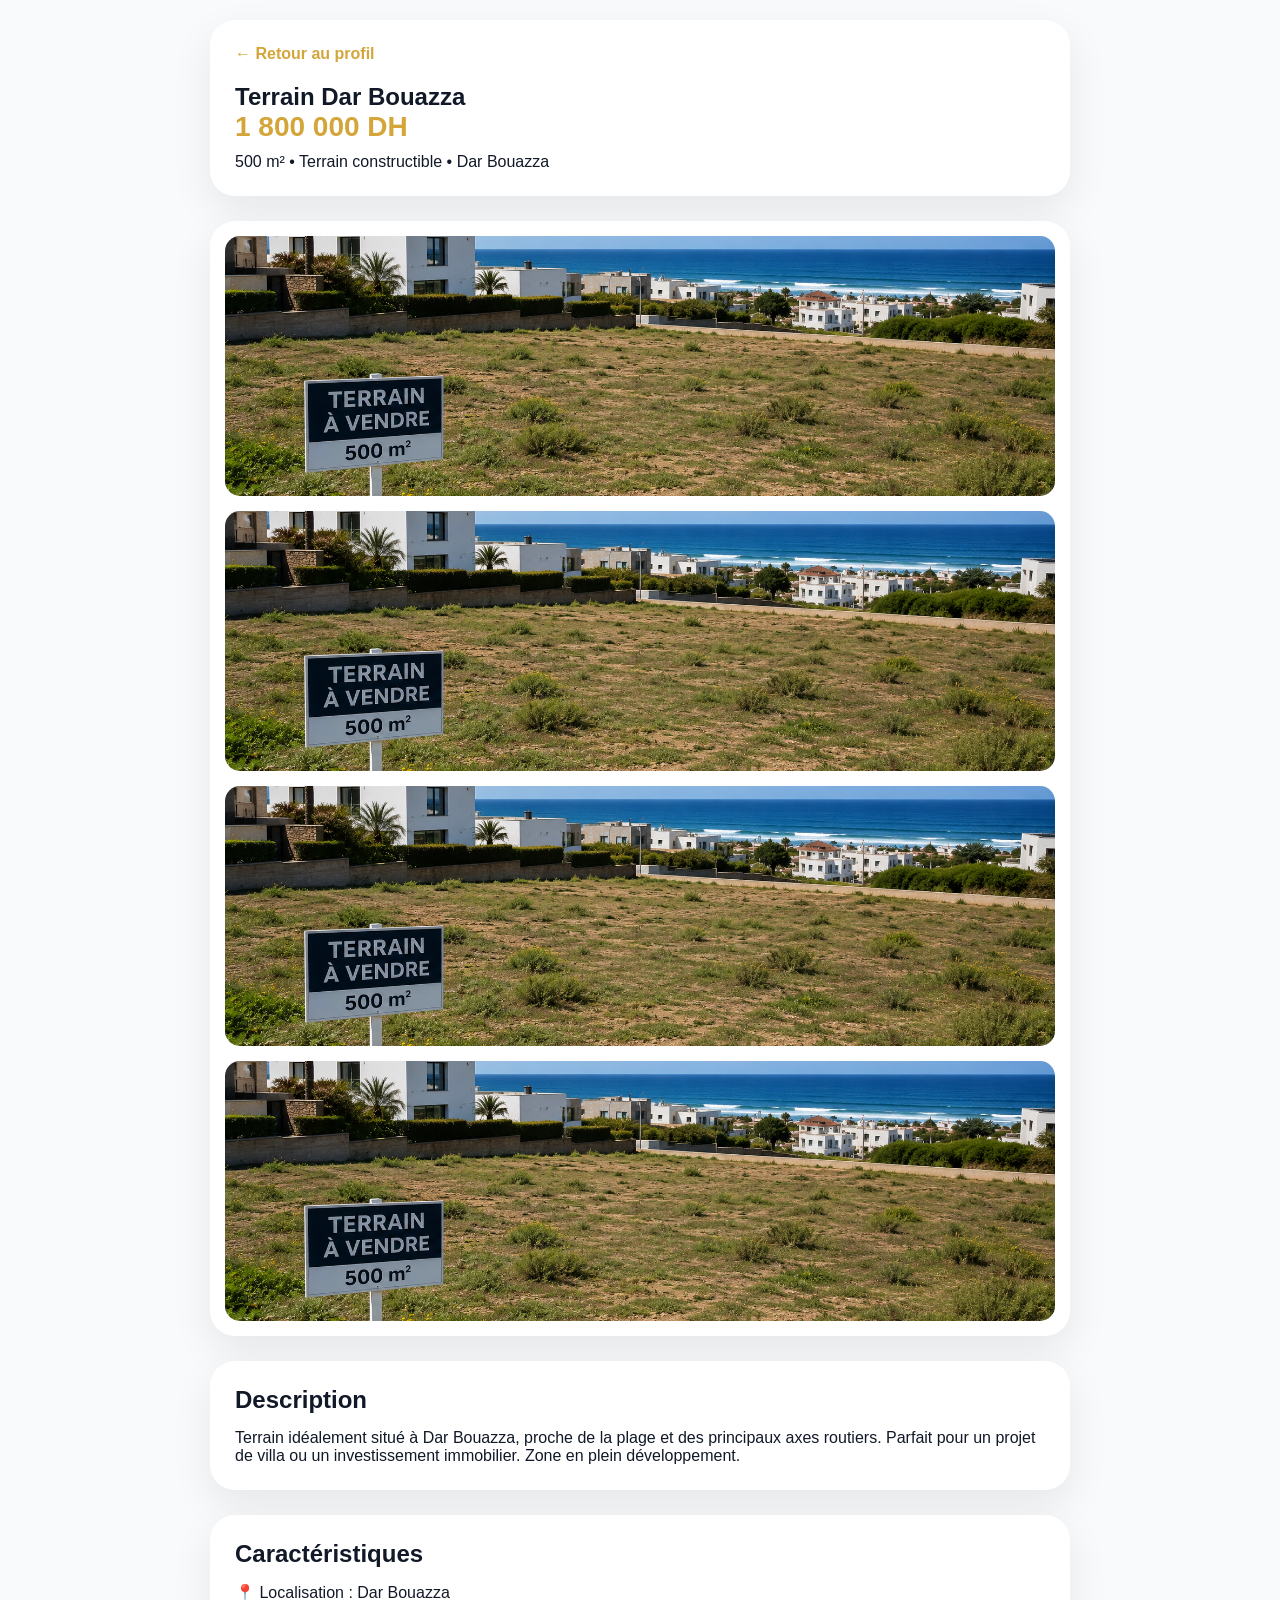
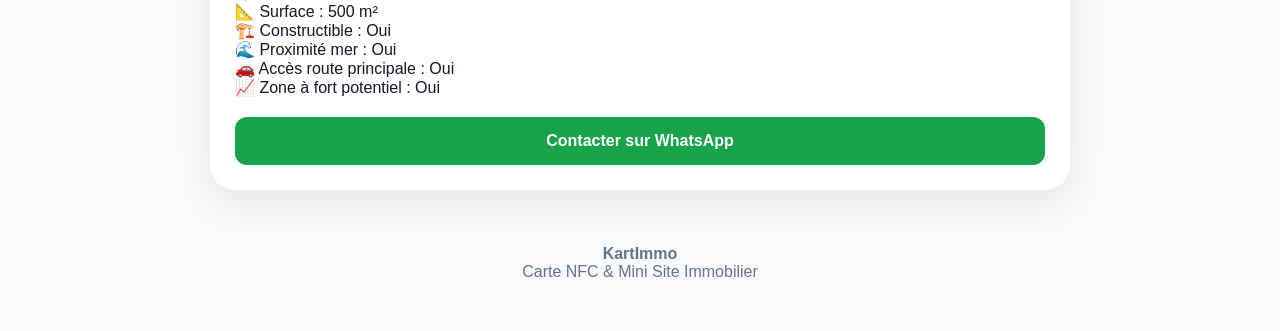
<file: agents/demo/bien3.html>
<!DOCTYPE html>
<html lang="fr">
<head>
<meta charset="UTF-8">
<meta name="viewport" content="width=device-width, initial-scale=1.0">
<title>Terrain Dar Bouazza</title>
<link rel="stylesheet" href="../agent.css?v=50">
</head>

<body>

<main class="agent-page">

<section class="about">

<a href="./" class="back-link">
← Retour au profil
</a>

<h1>Terrain Dar Bouazza</h1>

<p class="price">
1 800 000 DH
</p>

<p>
500 m² • Terrain constructible • Dar Bouazza
</p>

</section>

<section class="gallery">

<img src="bien3.png" alt="Terrain Dar Bouazza">

<img src="bien3-1.png" alt="Photo 1">

<img src="bien3-2.png" alt="Photo 2">

<img src="bien3-3.png" alt="Photo 3">

</section>

<section class="about">

<h2>Description</h2>

<p>
Terrain idéalement situé à Dar Bouazza, proche de la plage et des principaux axes routiers.
Parfait pour un projet de villa ou un investissement immobilier.
Zone en plein développement.
</p>

</section>

<section class="about">

<h2>Caractéristiques</h2>

<p>📍 Localisation : Dar Bouazza</p>

<p>📐 Surface : 500 m²</p>

<p>🏗️ Constructible : Oui</p>

<p>🌊 Proximité mer : Oui</p>

<p>🚗 Accès route principale : Oui</p>

<p>📈 Zone à fort potentiel : Oui</p>

<a class="big-whatsapp" href="#">
Contacter sur WhatsApp
</a>

</section>

<footer>

<strong>KartImmo</strong>

<p>
Carte NFC & Mini Site Immobilier
</p>

</footer>

</main>

</body>
</html>
</file>
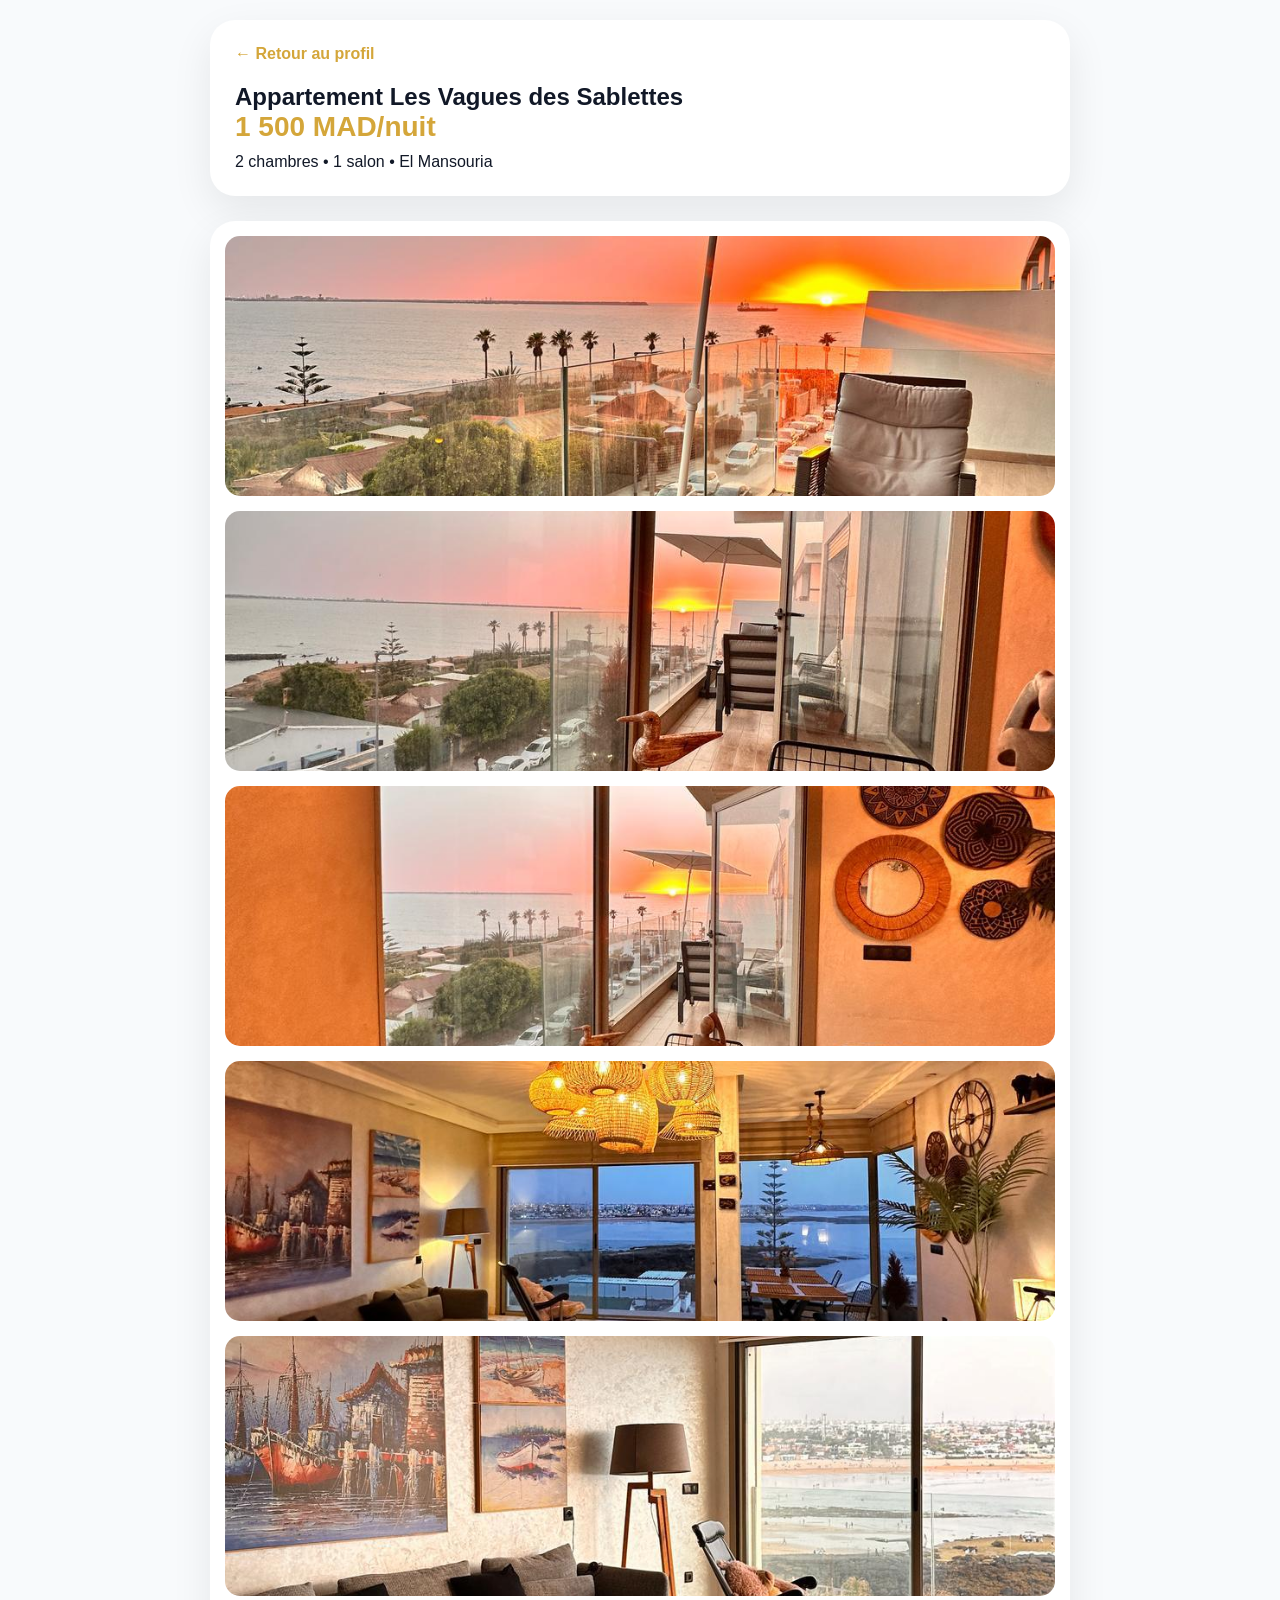
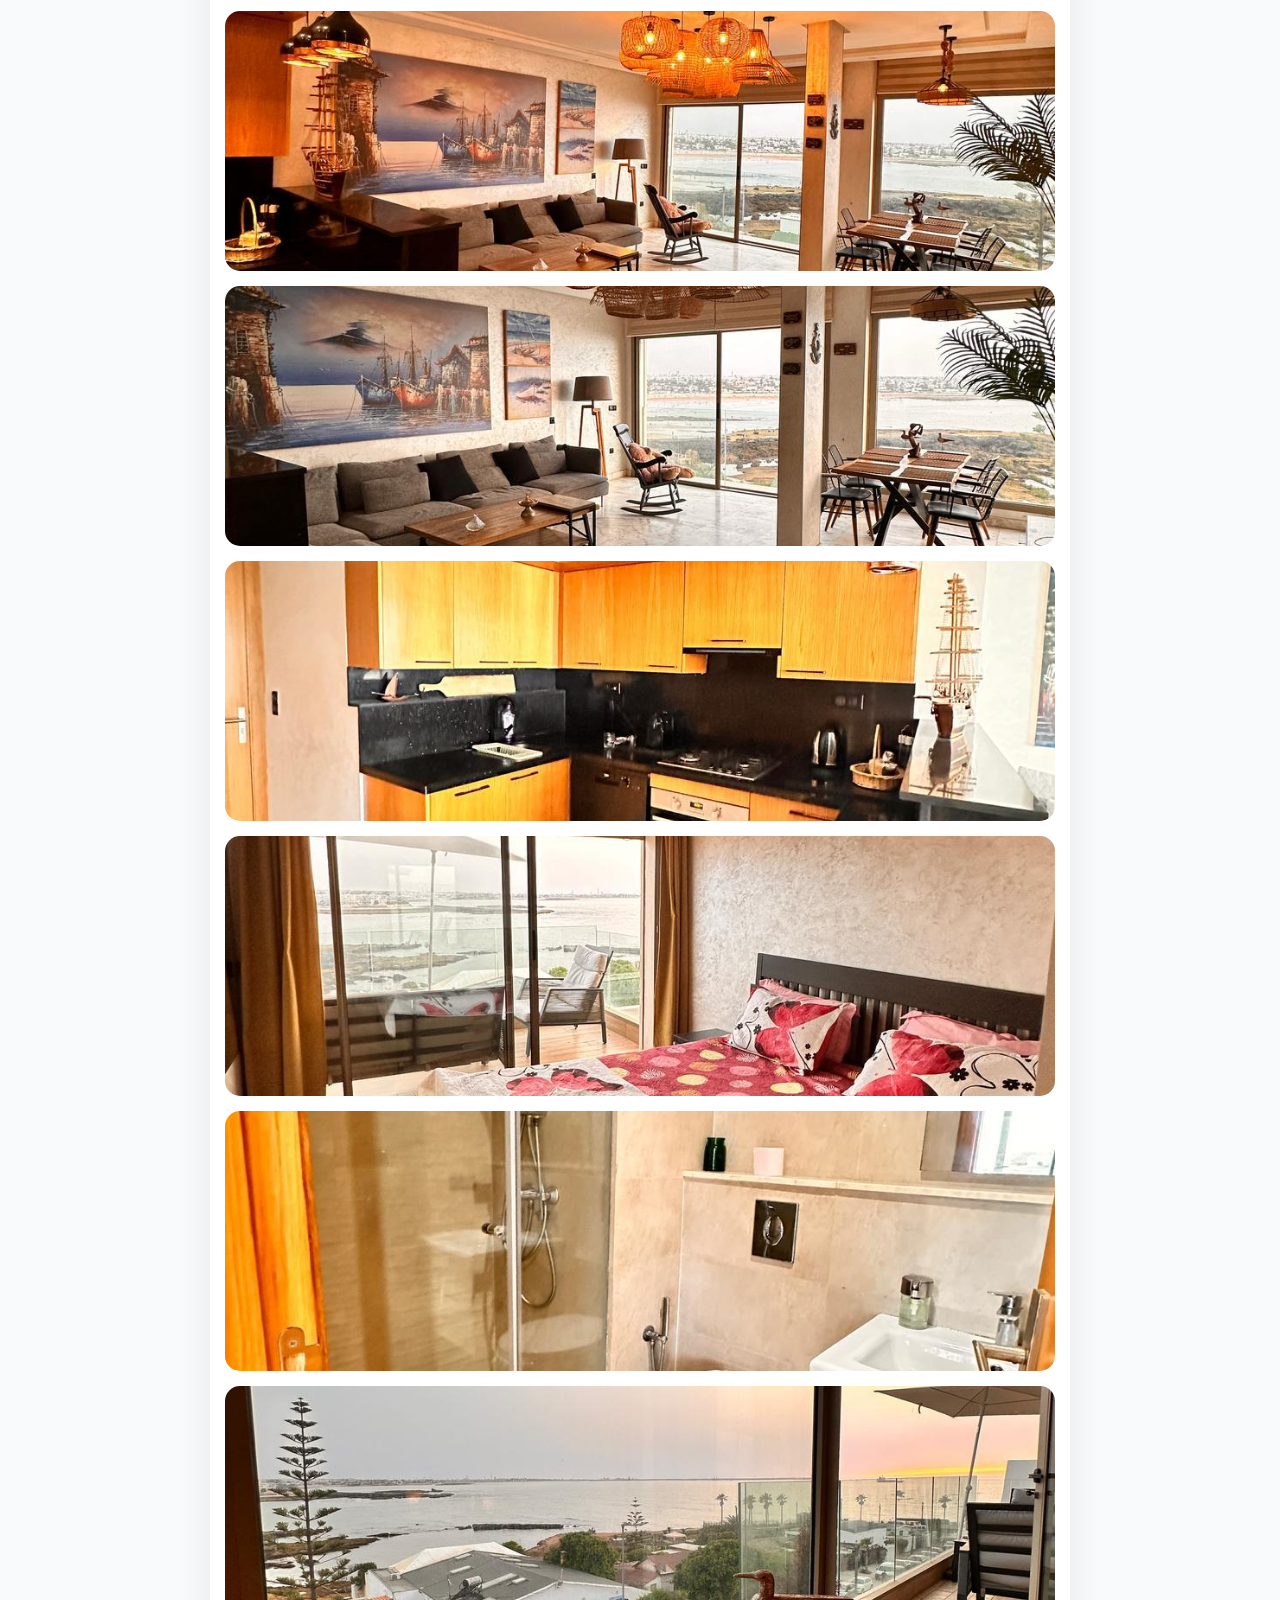
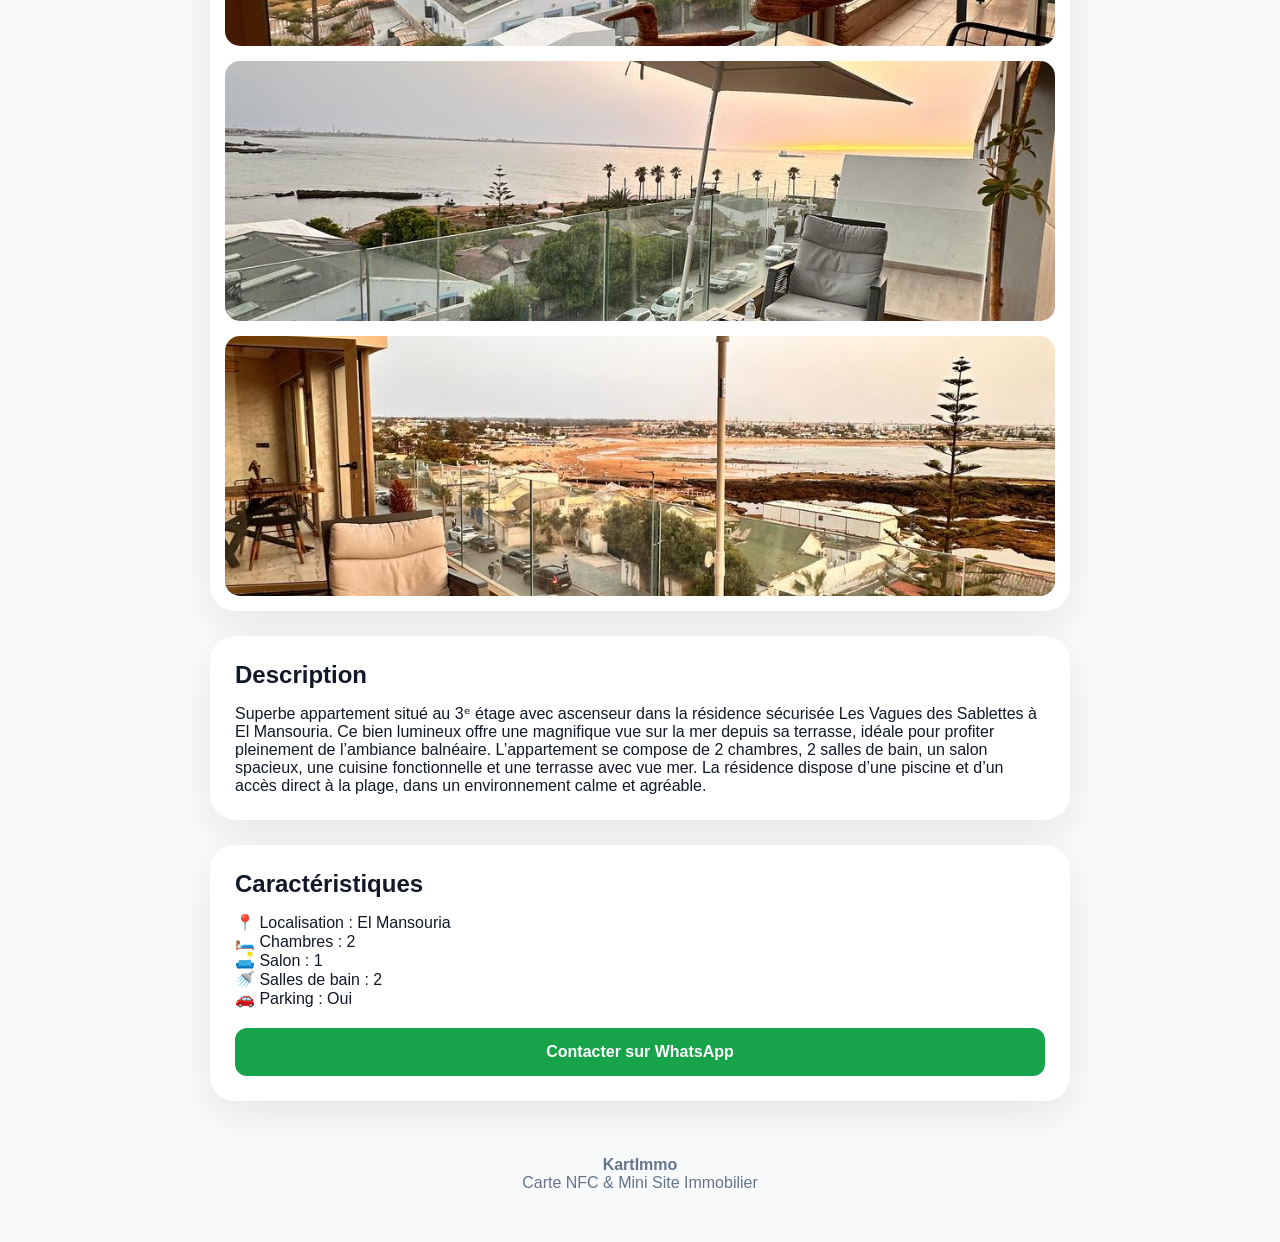
<file: agents/mouad-zyane/bien1.html>
<!DOCTYPE html>
<html lang="fr">
<head>
<meta charset="UTF-8">
<meta name="viewport" content="width=device-width, initial-scale=1.0">
<title>Appartement Maarif</title>
<link rel="stylesheet" href="../agent.css?v=50">
</head>

<body>

<main class="agent-page">

<section class="about">

<a href="./" class="back-link">
← Retour au profil
</a>

<h1>Appartement Les Vagues des Sablettes</h1>

<p class="price">
1 500 MAD/nuit
</p>

<p>
2 chambres • 1 salon • El Mansouria
</p>

</section>

<section class="gallery">

<img src="ref1-cover.jpeg" alt="Appartement Les Vagues des Sablettes">

<img src="ref1-1.jpeg" alt="Photo 1">

<img src="ref1-2.jpeg" alt="Photo 2">

<img src="ref1-3.jpeg" alt="Photo 3">

<img src="ref1-4.jpeg" alt="Photo 4">

<img src="ref1-5.jpeg" alt="Photo 5">

<img src="ref1-6.jpeg" alt="Photo 6">

<img src="ref1-7.jpeg" alt="Photo 7">

<img src="ref1-8.jpeg" alt="Photo 8">

<img src="ref1-9.jpeg" alt="Photo 9">

<img src="ref1-10.jpeg" alt="Photo 10">

<img src="ref1-11.jpeg" alt="Photo 11">

<img src="ref1-12.jpeg" alt="Photo 12">
</section>

<section class="about">

<h2>Description</h2>

<p>
Superbe appartement situé au 3ᵉ étage avec ascenseur dans la résidence sécurisée Les Vagues des Sablettes à El Mansouria. Ce bien lumineux offre une magnifique vue sur la mer depuis sa terrasse, idéale pour profiter pleinement de l’ambiance balnéaire. L’appartement se compose de 2 chambres, 2 salles de bain, un salon spacieux, une cuisine fonctionnelle et une terrasse avec vue mer. La résidence dispose d’une piscine et d’un accès direct à la plage, dans un environnement calme et agréable. 
</p>

</section>

<section class="about">

<h2>Caractéristiques</h2>

<p>📍 Localisation : El Mansouria</p>

<p>🛏️ Chambres : 2</p>

<p>🛋️ Salon : 1</p>

<p>🚿 Salles de bain : 2</p>

<p>🚗 Parking : Oui</p>

<a class="big-whatsapp" href="#">
Contacter sur WhatsApp
</a>

</section>

<footer>

<strong>KartImmo</strong>

<p>
Carte NFC & Mini Site Immobilier
</p>

</footer>

</main>

</body>
</html>
</file>
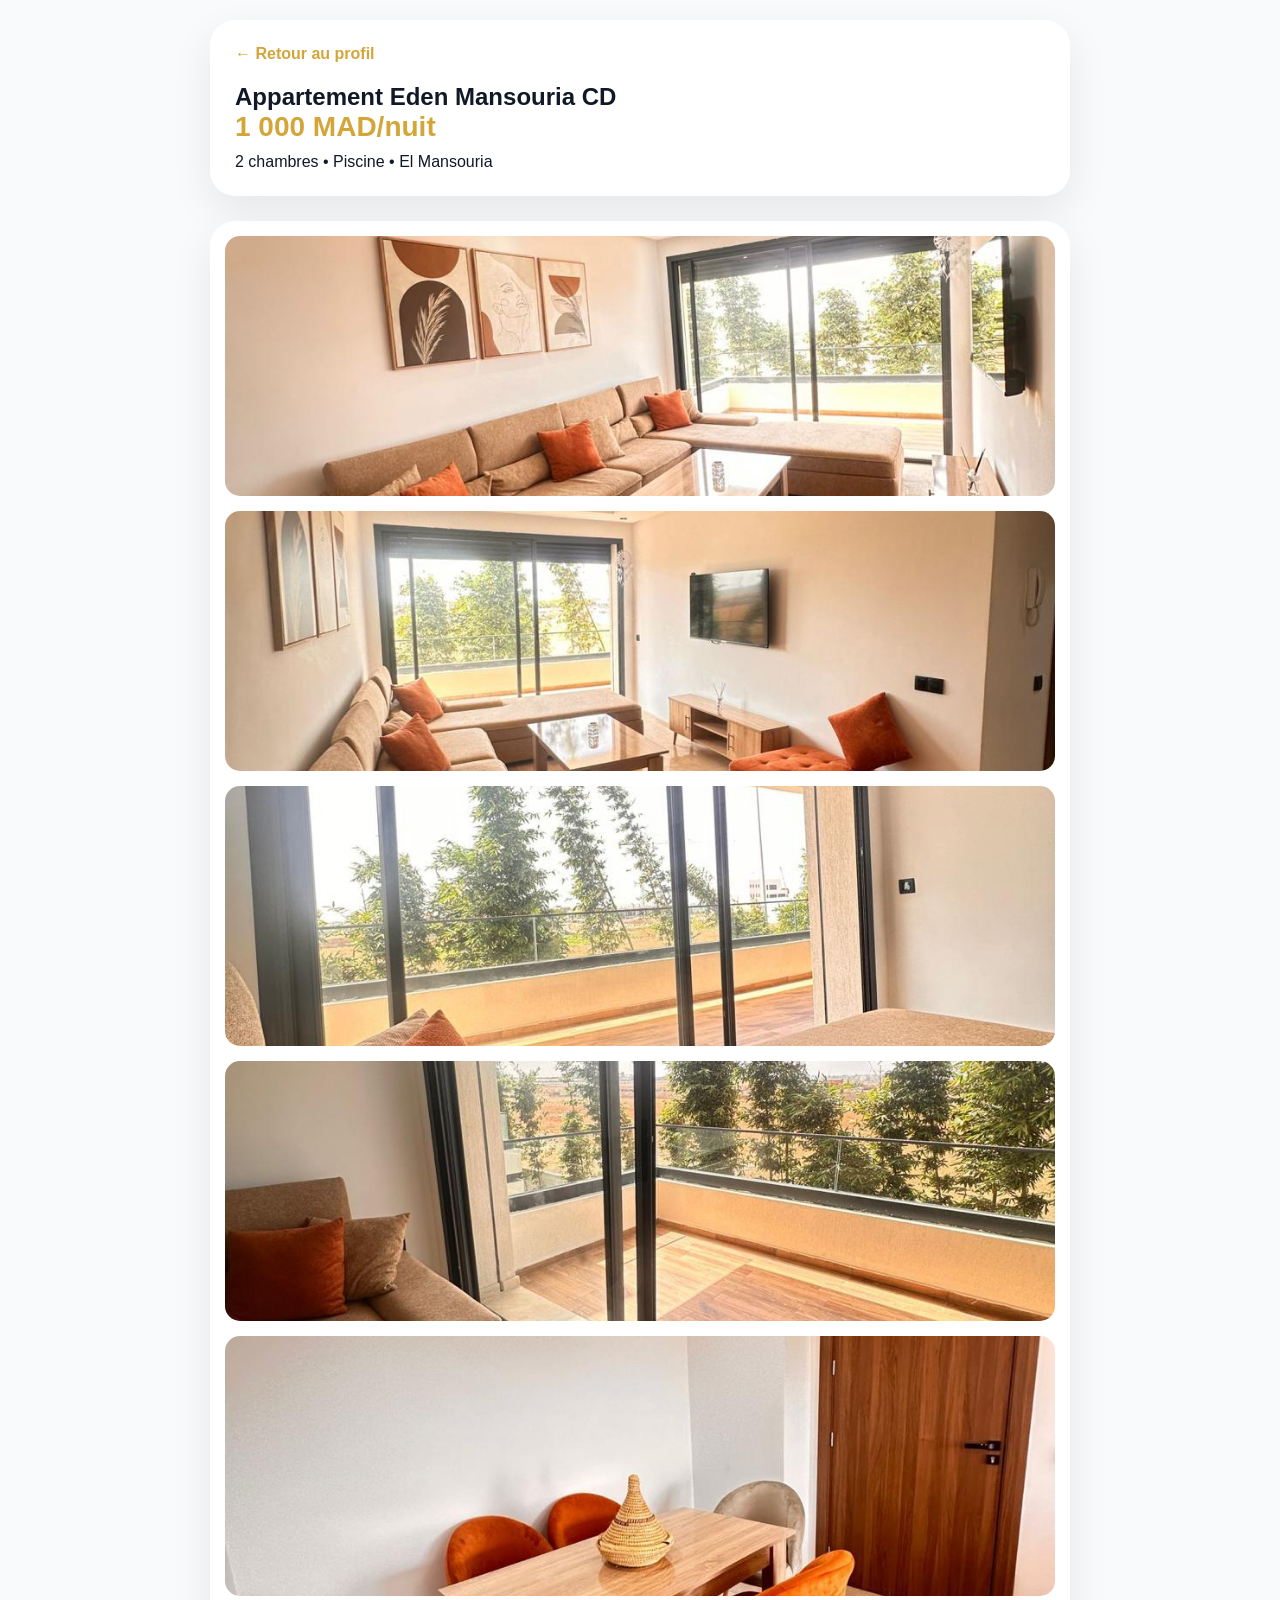
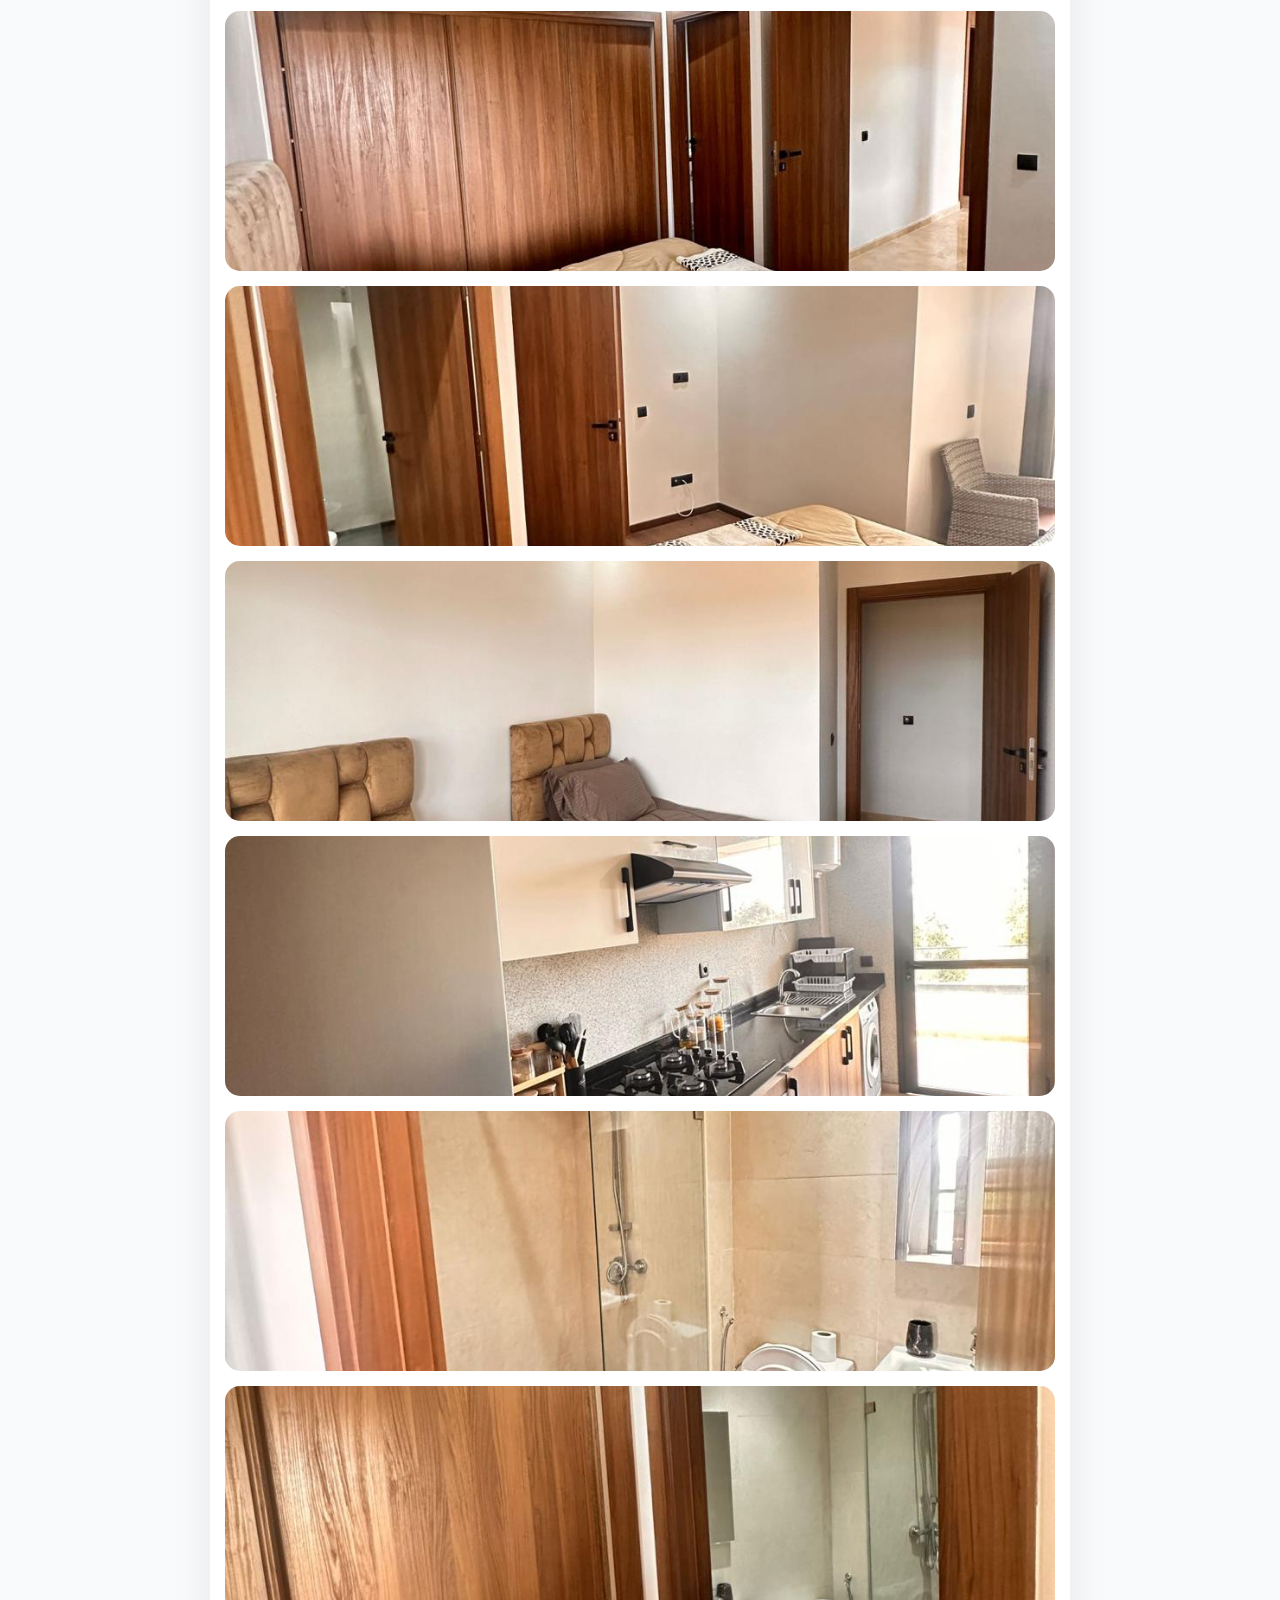
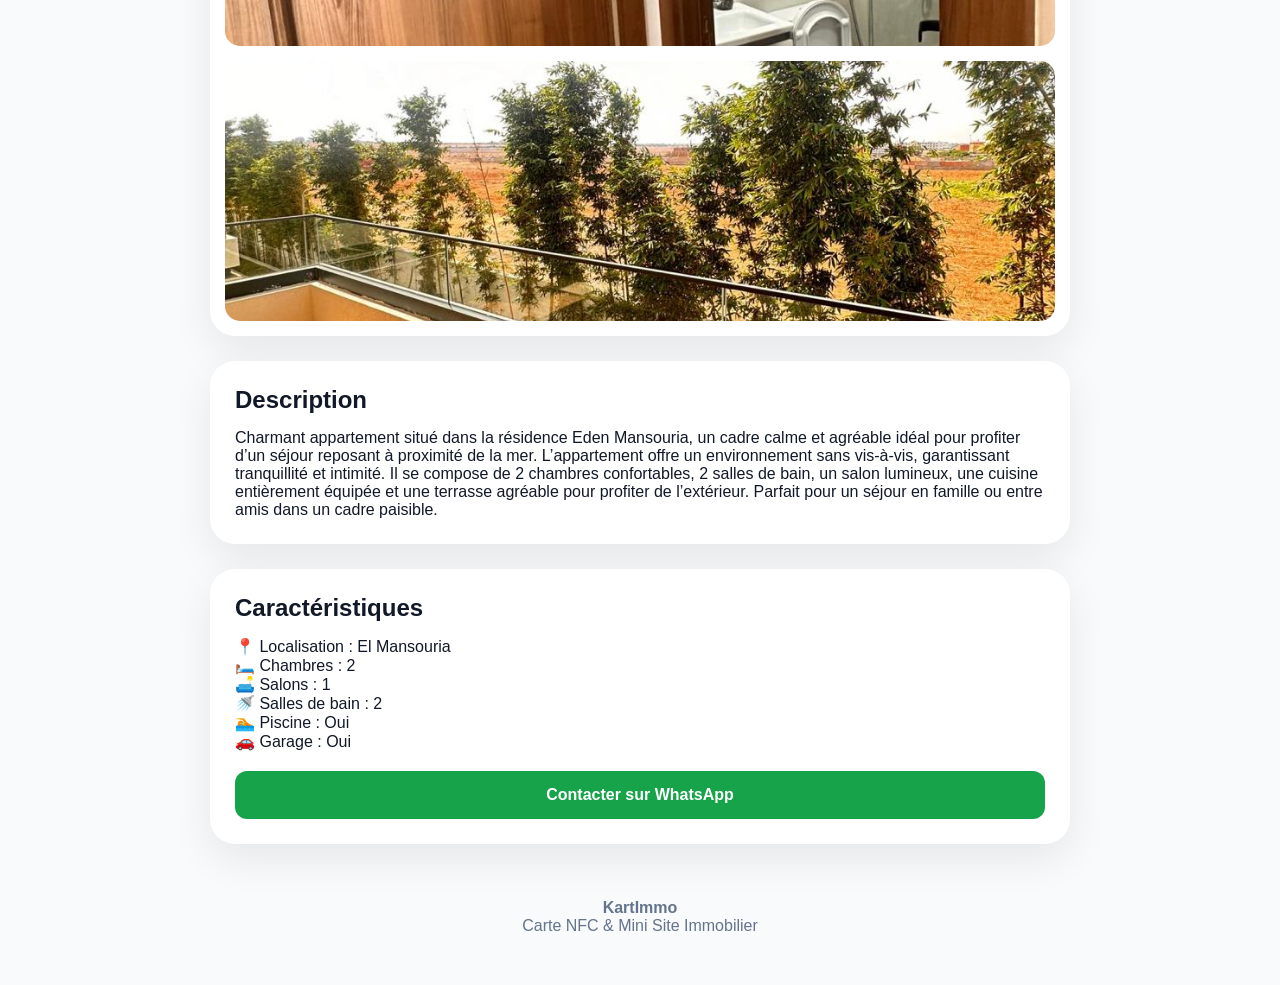
<file: agents/mouad-zyane/bien2.html>
<!DOCTYPE html>
<html lang="fr">
<head>
<meta charset="UTF-8">
<meta name="viewport" content="width=device-width, initial-scale=1.0">
<title>Appartement Eden Mansouria CD</title>
<link rel="stylesheet" href="../agent.css?v=50">
</head>

<body>

<main class="agent-page">

<section class="about">

<a href="./" class="back-link">
← Retour au profil
</a>

<h1>Appartement Eden Mansouria CD</h1>

<p class="price">
1 000 MAD/nuit
</p>

<p>
2 chambres • Piscine • El Mansouria
</p>

</section>

<section class="gallery">

<img src="ref2-cover.jpeg" alt="Appartement Eden Mansouria CD">

<img src="ref2-1.jpeg" alt="Photo 1">

<img src="ref2-2.jpeg" alt="Photo 2">

<img src="ref2-3.jpeg" alt="Photo 3">

<img src="ref2-4.jpeg" alt="Photo 4">

<img src="ref2-5.jpeg" alt="Photo 5">

<img src="ref2-6.jpeg" alt="Photo 6">

<img src="ref2-7.jpeg" alt="Photo 7">

<img src="ref2-8.jpeg" alt="Photo 8">

<img src="ref2-9.jpeg" alt="Photo 9">

<img src="ref2-10.jpeg" alt="Photo 10">

<img src="ref2-11.jpeg" alt="Photo 11">

</section>

<section class="about">

<h2>Description</h2>

<p>
Charmant appartement situé dans la résidence Eden Mansouria, un cadre calme et agréable idéal pour profiter d’un séjour reposant à proximité de la mer. L’appartement offre un environnement sans vis-à-vis, garantissant tranquillité et intimité. Il se compose de 2 chambres confortables, 2 salles de bain, un salon lumineux, une cuisine entièrement équipée et une terrasse agréable pour profiter de l’extérieur. Parfait pour un séjour en famille ou entre amis dans un cadre paisible. </p>

</section>

<section class="about">

<h2>Caractéristiques</h2>

<p>📍 Localisation : El Mansouria</p>

<p>🛏️ Chambres : 2</p>

<p>🛋️ Salons : 1</p>

<p>🚿 Salles de bain : 2</p>

<p>🏊 Piscine : Oui</p>

<p>🚗 Garage : Oui</p>

<a class="big-whatsapp" href="#">
Contacter sur WhatsApp
</a>

</section>

<footer>

<strong>KartImmo</strong>

<p>
Carte NFC & Mini Site Immobilier
</p>

</footer>

</main>

</body>
</html>
</file>
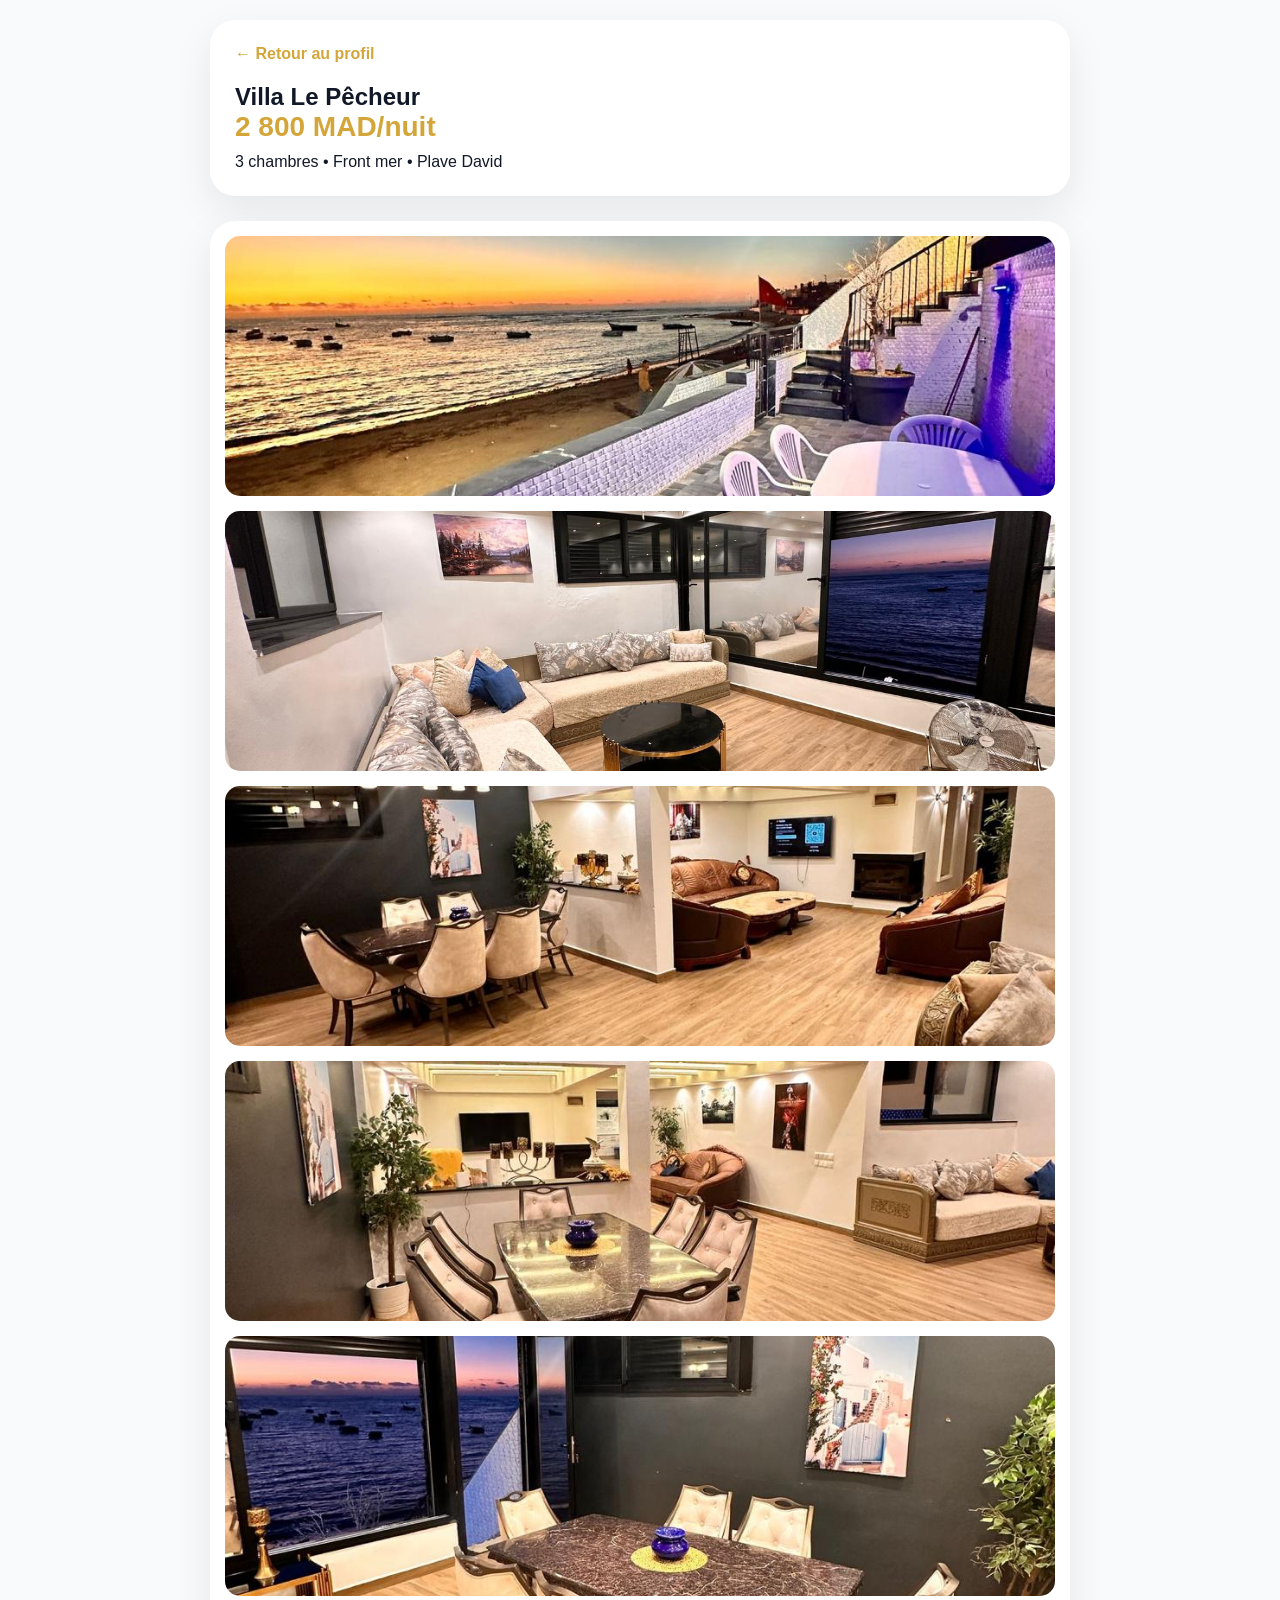
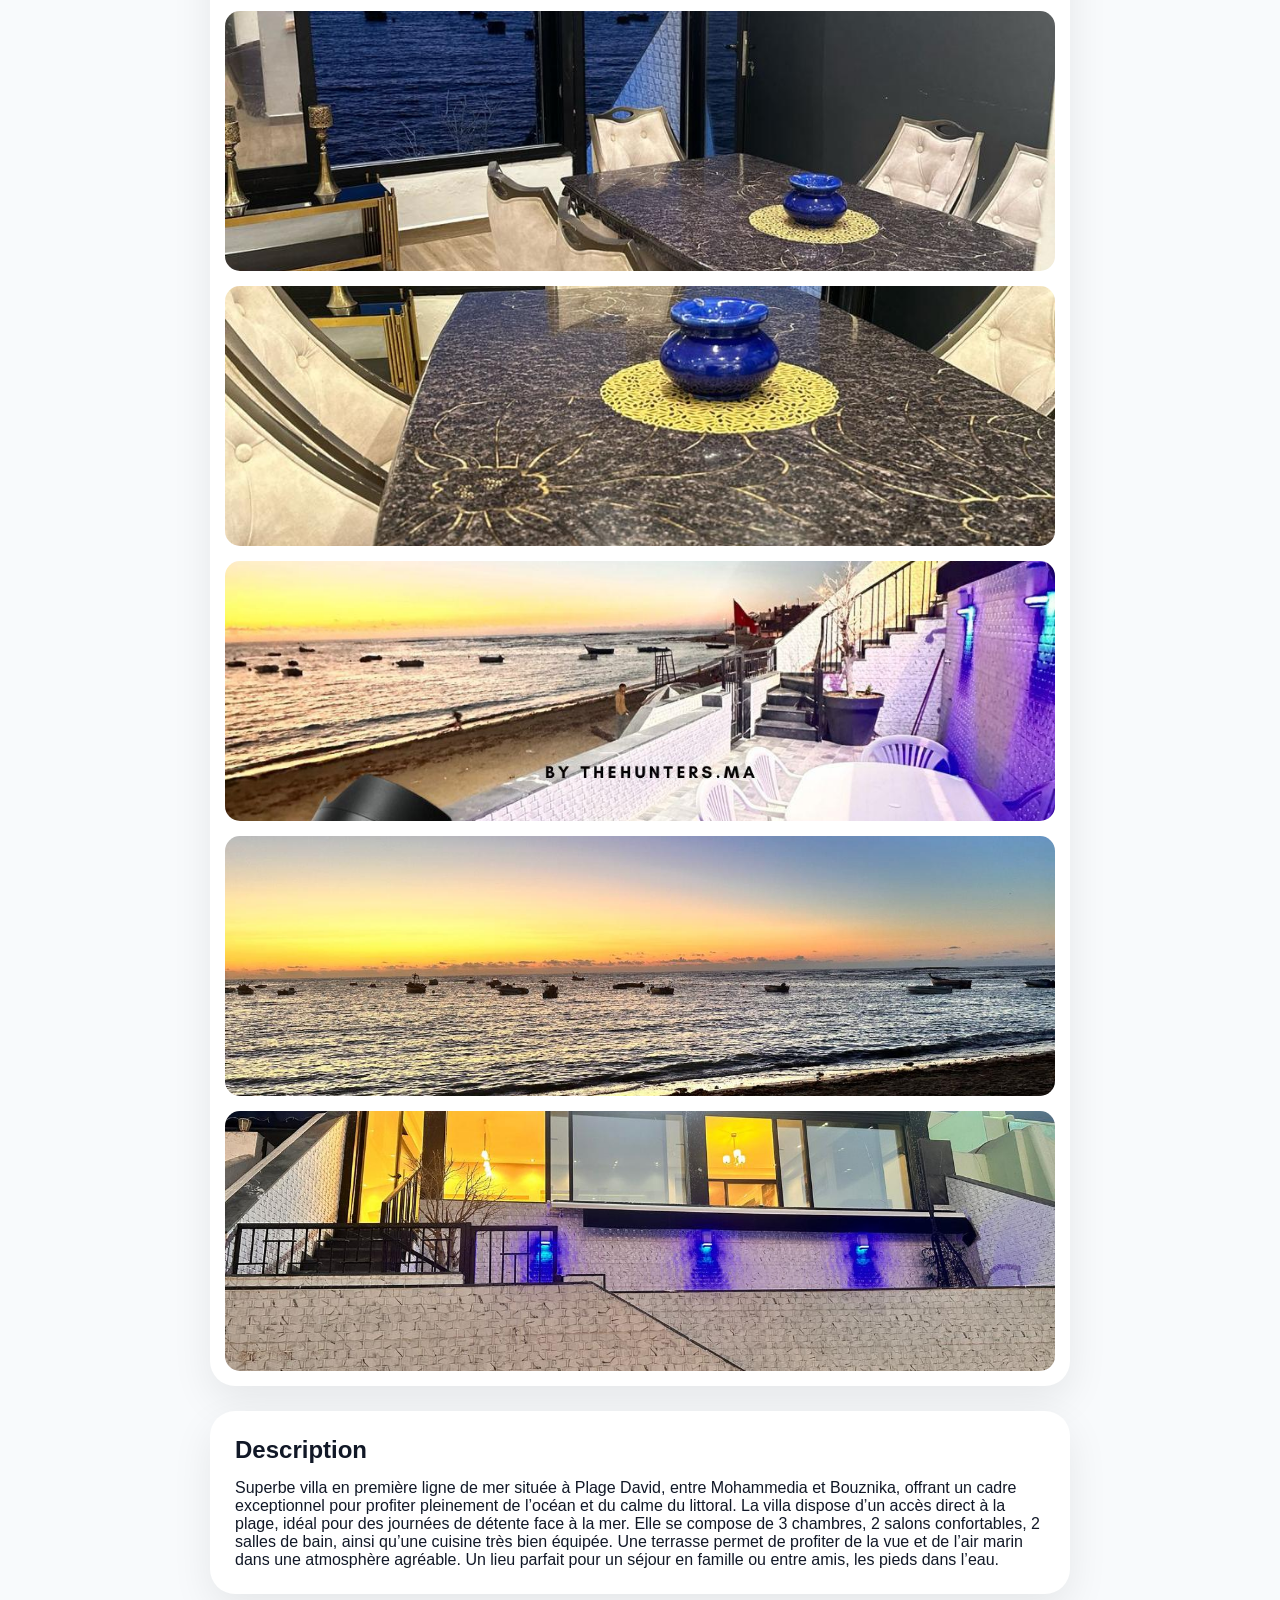
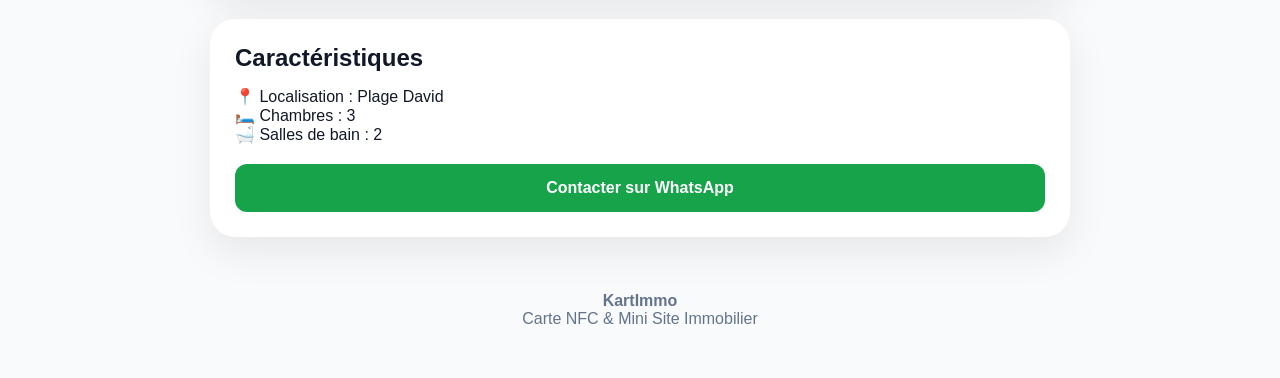
<file: agents/mouad-zyane/bien4.html>
<!DOCTYPE html>
<html lang="fr">
<head>
<meta charset="UTF-8">
<meta name="viewport" content="width=device-width, initial-scale=1.0">
<title>Villa Le Pêcheur</title>
<link rel="stylesheet" href="../agent.css?v=50">
</head>

<body>

<main class="agent-page">

<section class="about">

<a href="./" class="back-link">
← Retour au profil
</a>

<h1>Villa Le Pêcheur</h1>

<p class="price">
2 800 MAD/nuit
</p>

<p>
3 chambres • Front mer • Plave David
</p>

</section>

<section class="gallery">

<img src="ref10-cover.jpeg" alt="Villa Le Pêcheur">

<img src="ref10-1.jpeg" alt="Photo 1">

<img src="ref10-2.jpeg" alt="Photo 2">

<img src="ref10-3.jpeg" alt="Photo 3">

<img src="ref10-4.jpeg" alt="Photo 4">

<img src="ref10-5.jpeg" alt="Photo 5">

<img src="ref10-6.jpeg" alt="Photo 6">

<img src="ref10-7.jpeg" alt="Photo 7">

<img src="ref10-8.jpeg" alt="Photo 8">

<img src="ref10-9.jpeg" alt="Photo 9">

</section>

<section class="about">

<h2>Description</h2>

<p>
Superbe villa en première ligne de mer située à Plage David, entre Mohammedia et Bouznika, offrant un cadre exceptionnel pour profiter pleinement de l’océan et du calme du littoral. La villa dispose d’un accès direct à la plage, idéal pour des journées de détente face à la mer. Elle se compose de 3 chambres, 2 salons confortables, 2 salles de bain, ainsi qu’une cuisine très bien équipée. Une terrasse permet de profiter de la vue et de l’air marin dans une atmosphère agréable. Un lieu parfait pour un séjour en famille ou entre amis, les pieds dans l’eau. 
</section>

<section class="about">

<h2>Caractéristiques</h2>

<p>📍 Localisation : Plage David</p>

<p>🛏️ Chambres : 3</p>

<p>🛁 Salles de bain : 2</p>


<a class="big-whatsapp" href="#">
Contacter sur WhatsApp
</a>

</section>

<footer>

<strong>KartImmo</strong>

<p>
Carte NFC & Mini Site Immobilier
</p>

</footer>

</main>

</body>
</html>
</file>
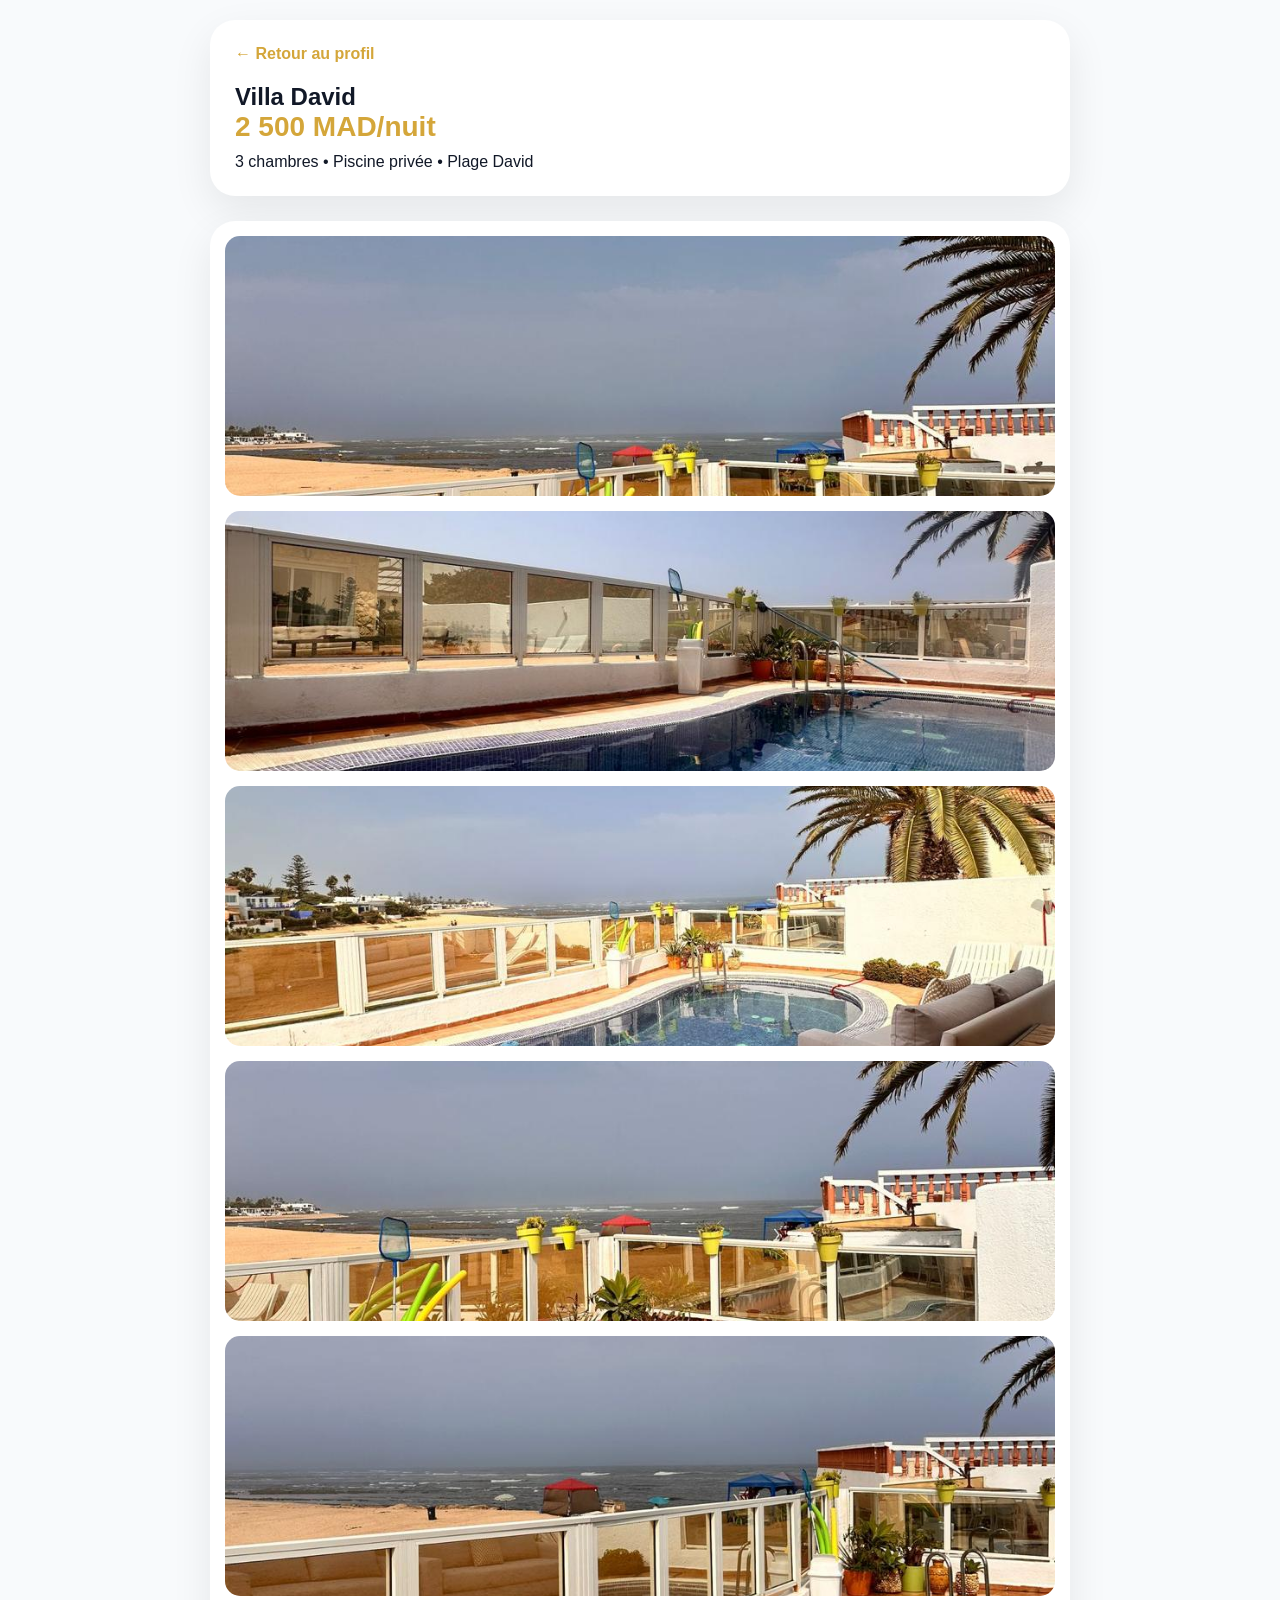
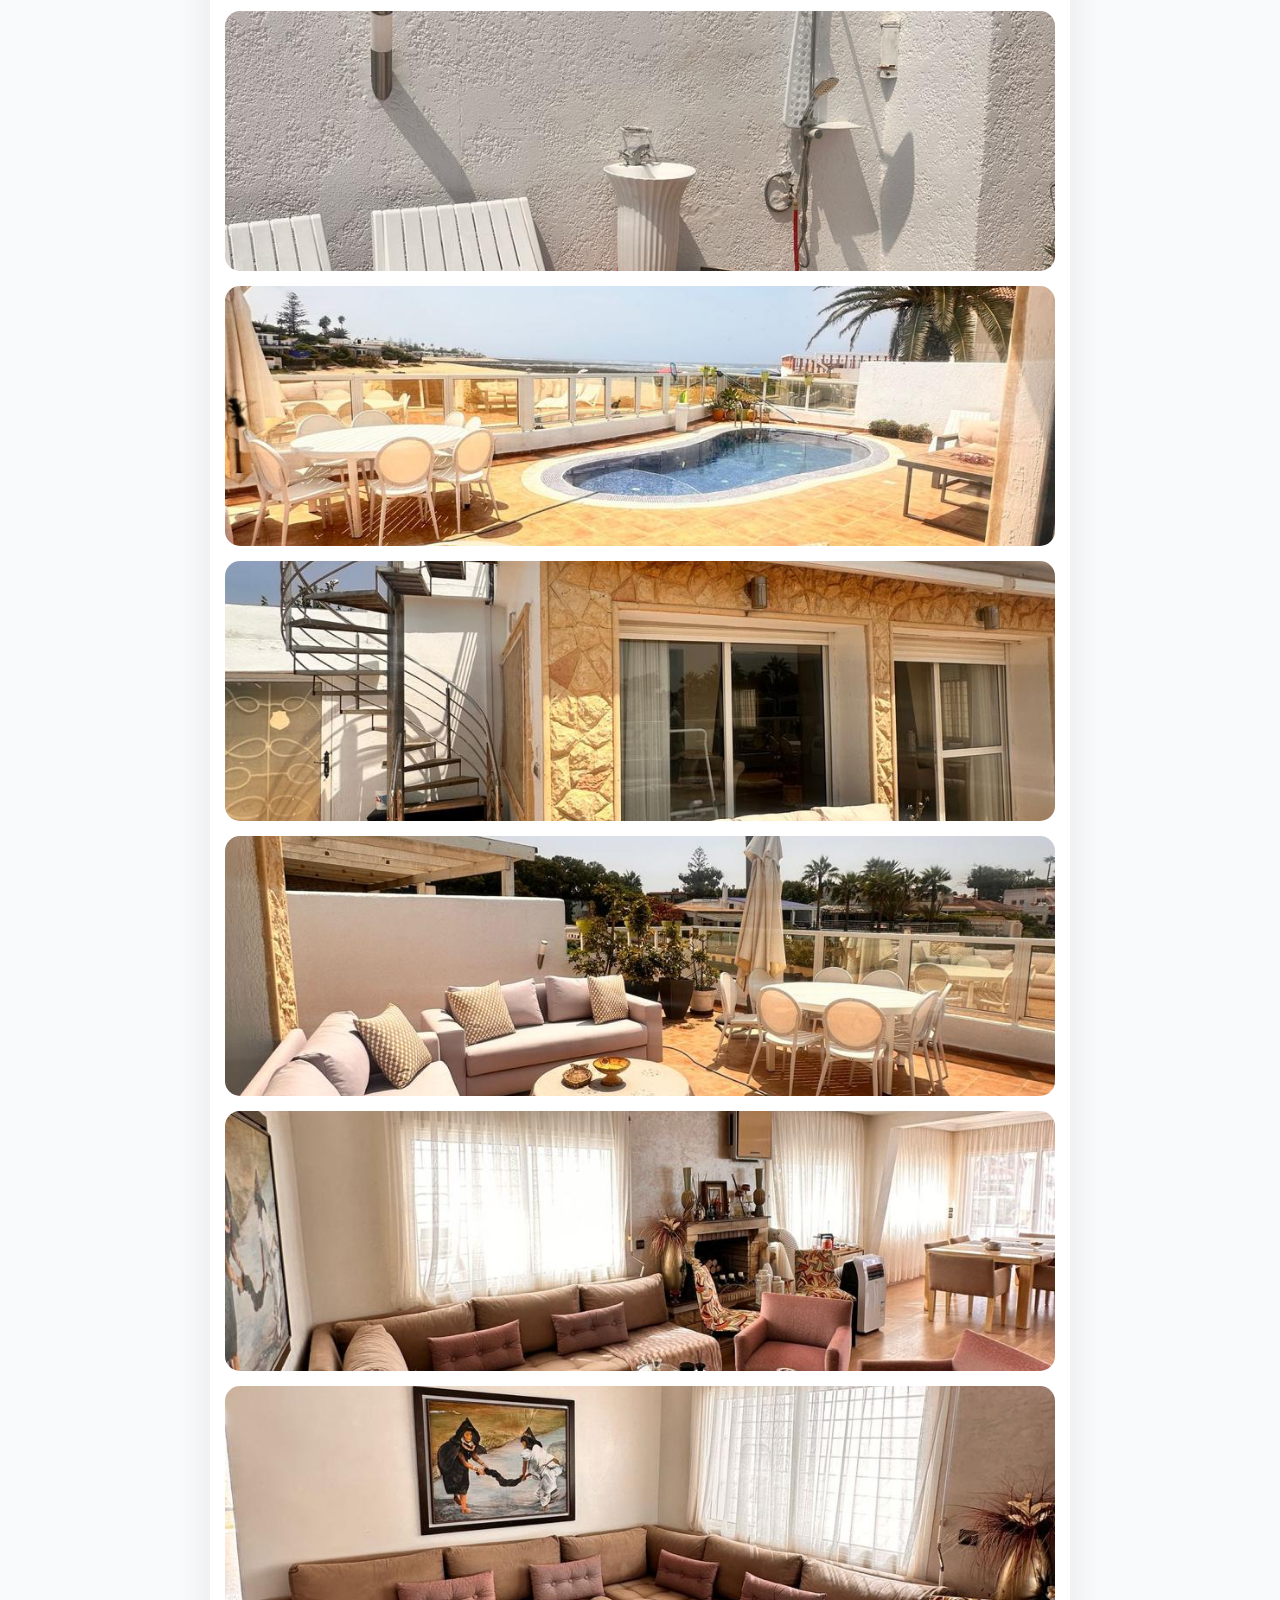
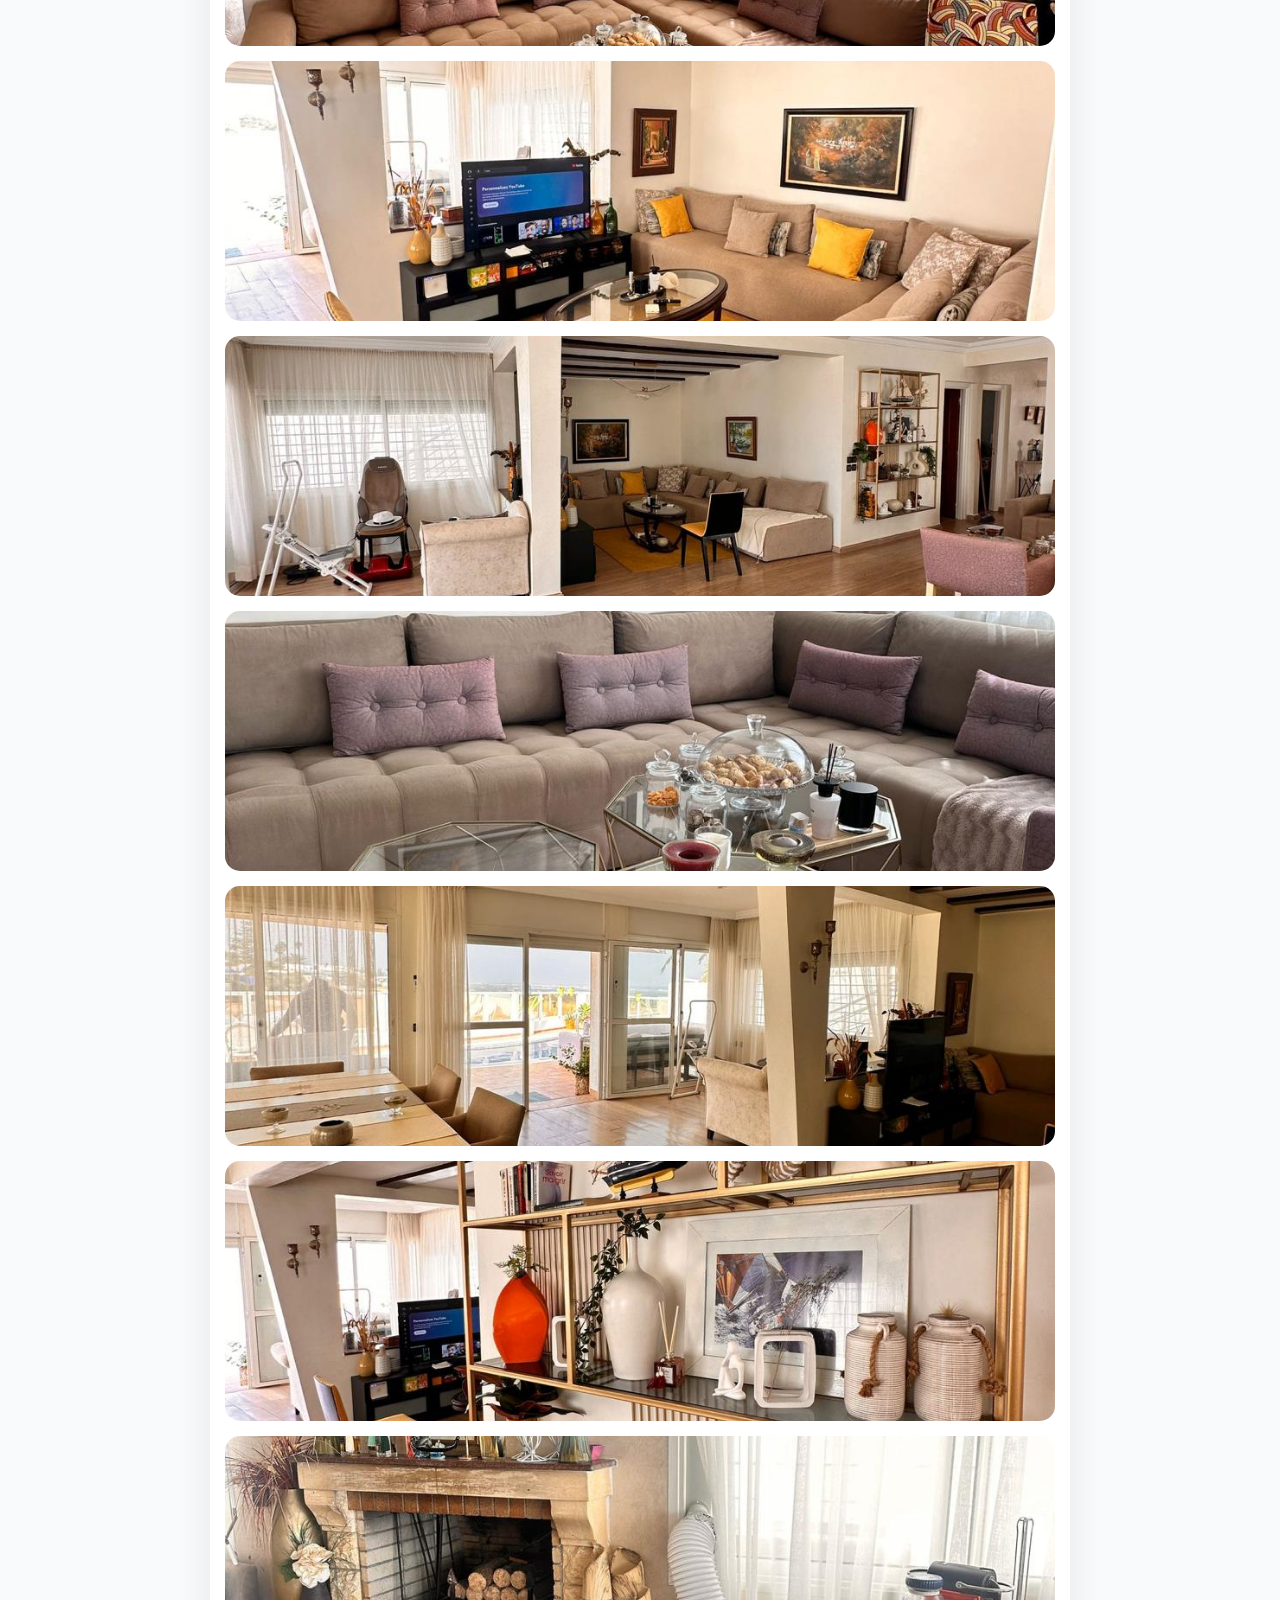
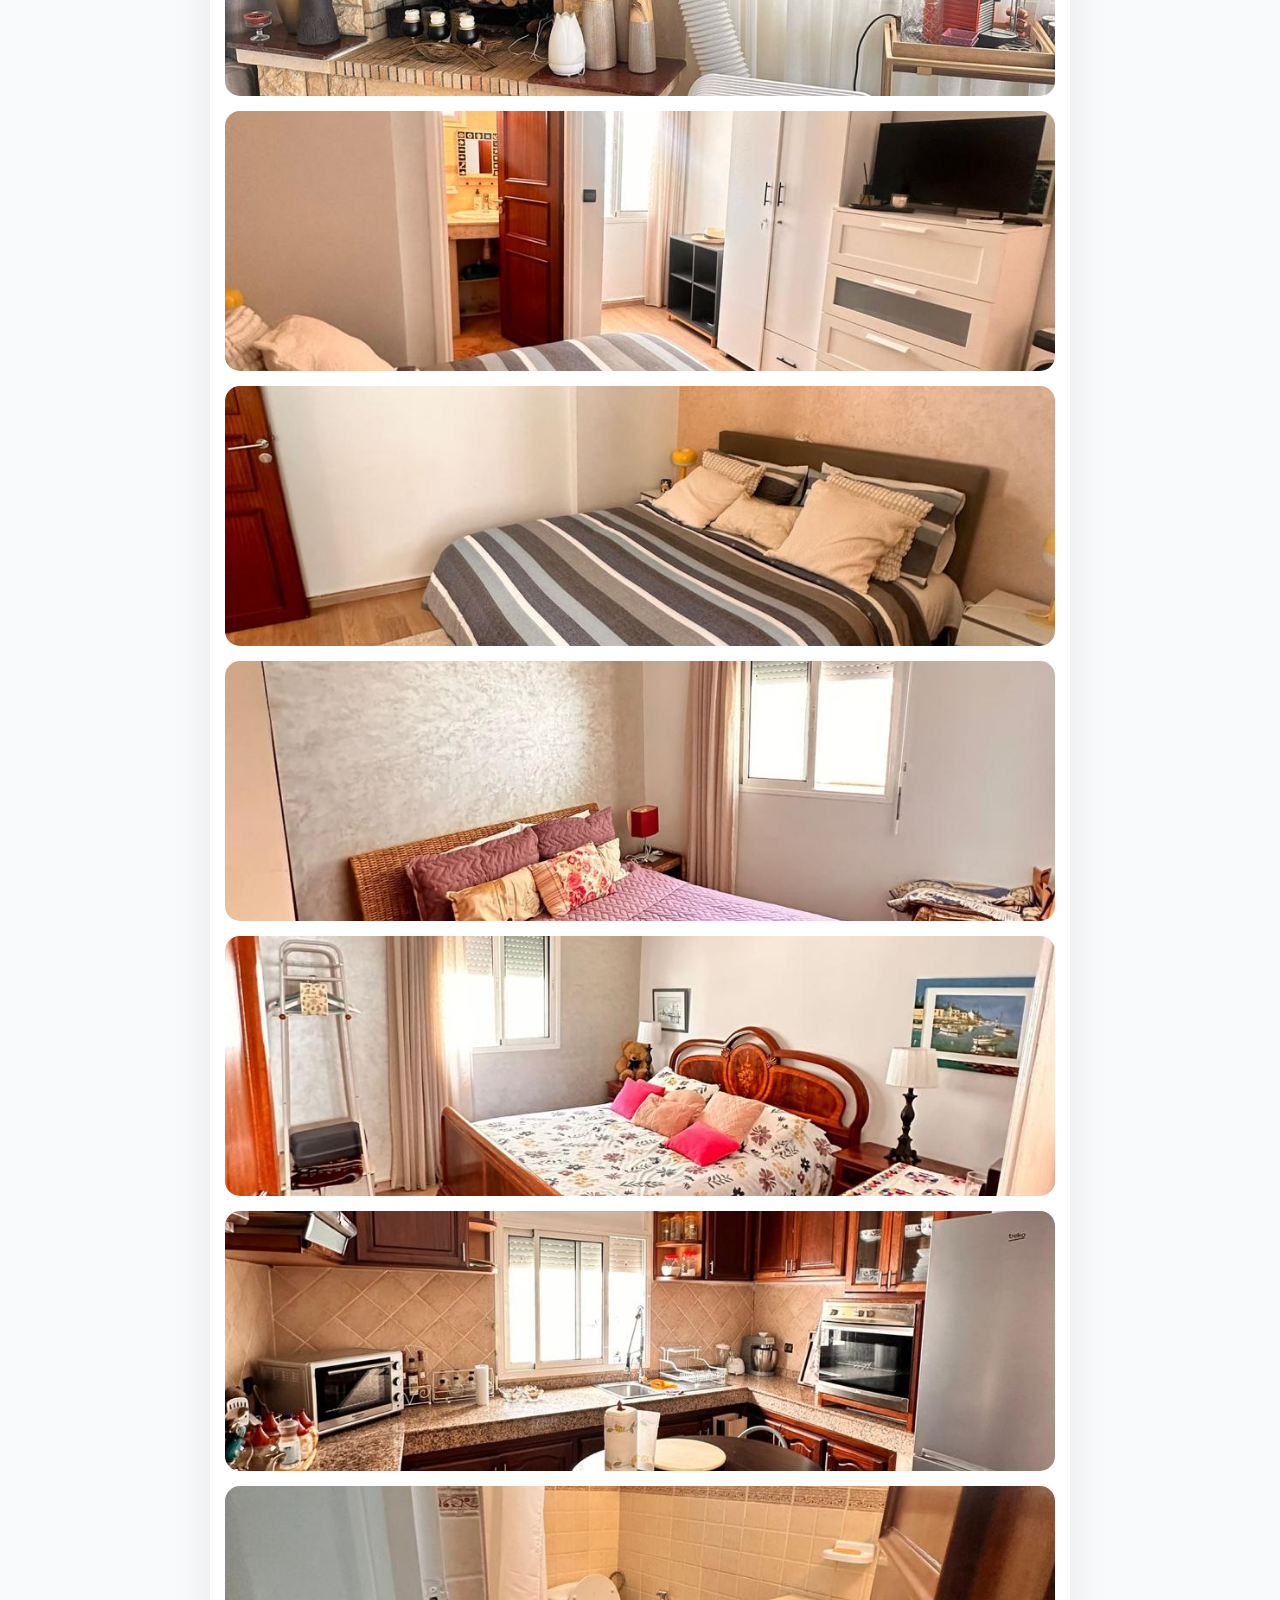
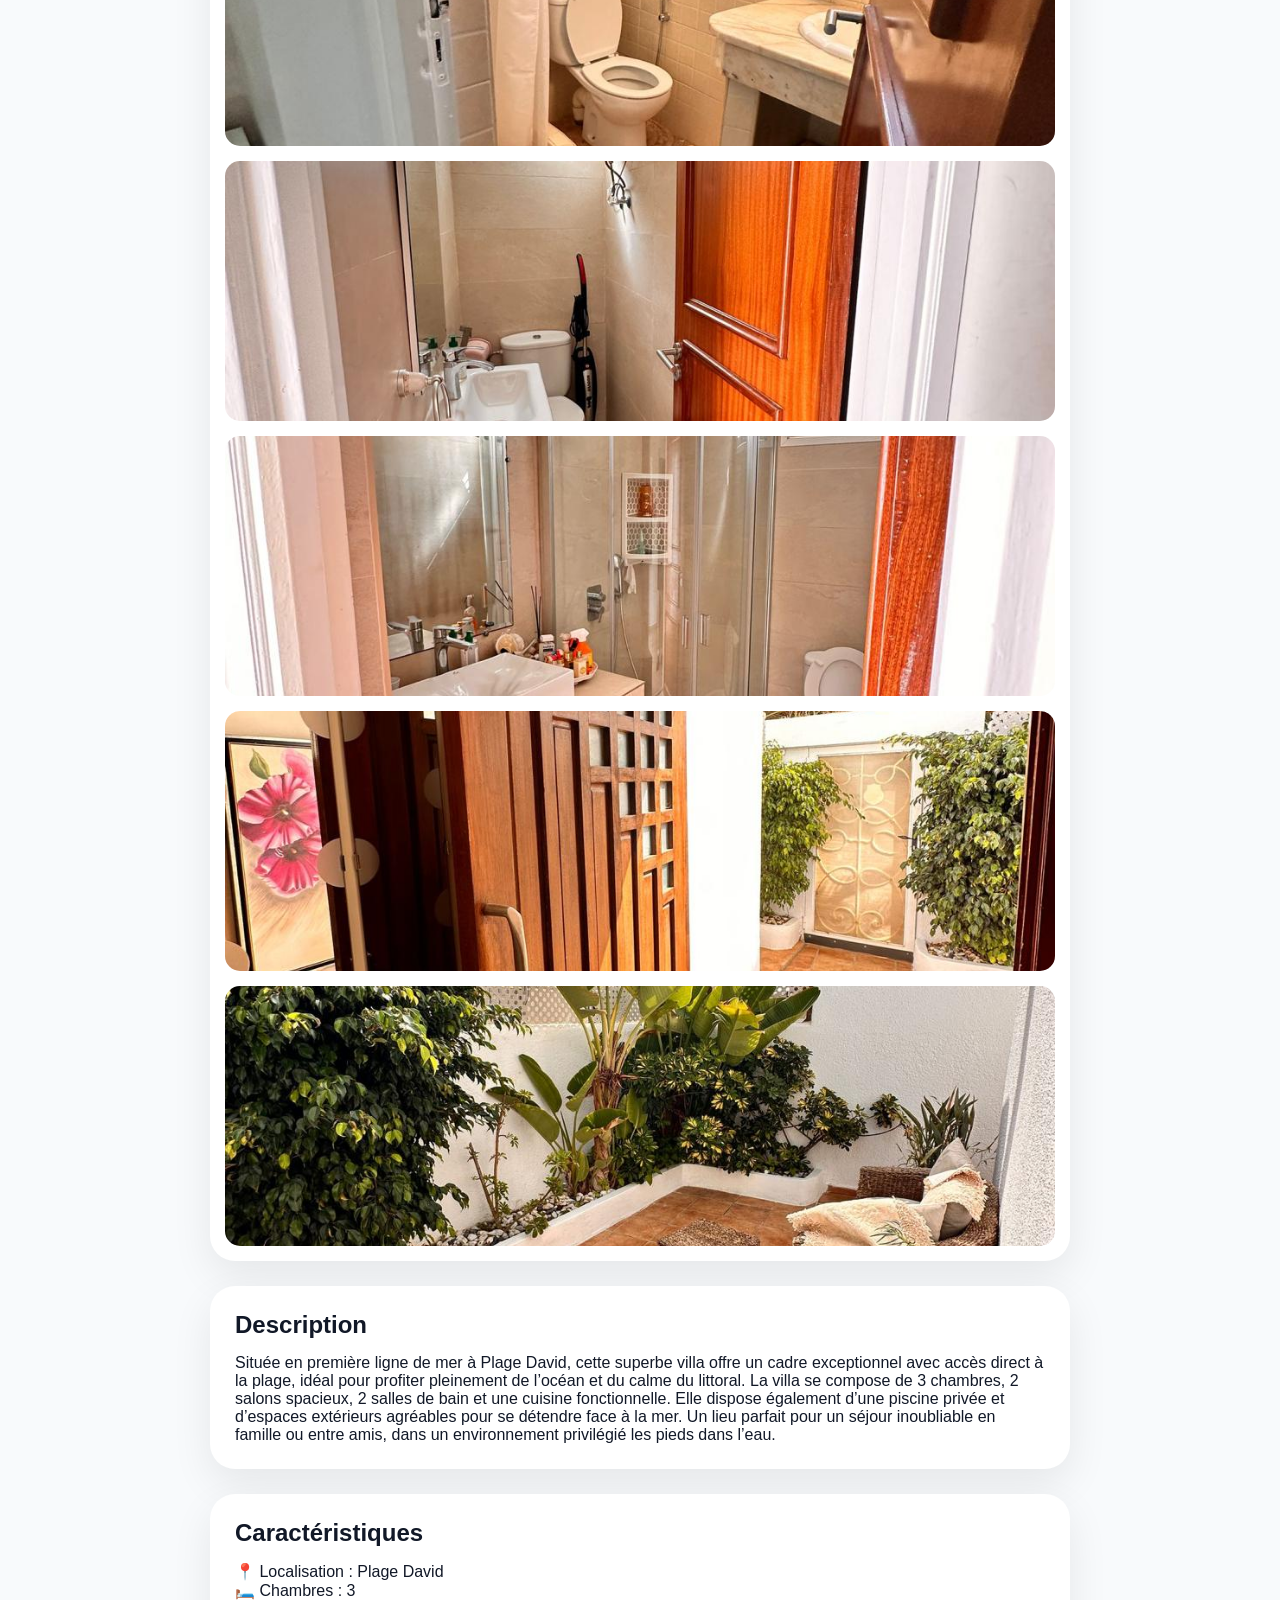
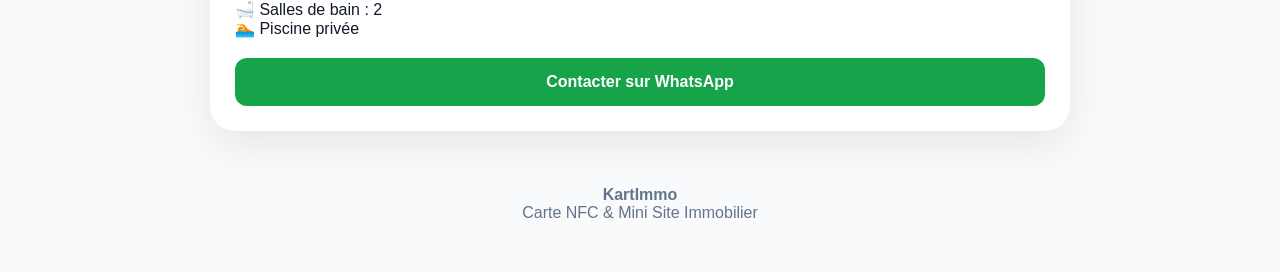
<file: agents/mouad-zyane/bien5.html>
<!DOCTYPE html>
<html lang="fr">
<head>
<meta charset="UTF-8">
<meta name="viewport" content="width=device-width, initial-scale=1.0">
<title>Villa David</title>
<link rel="stylesheet" href="../agent.css?v=50">
</head>

<body>

<main class="agent-page">

<section class="about">

<a href="./" class="back-link">
← Retour au profil
</a>

<h1>Villa David</h1>

<p class="price">
2 500 MAD/nuit
</p>

<p>
3 chambres • Piscine privée • Plage David
</p>

</section>

<section class="gallery">

<img src="ref11-cover.jpeg" alt="Villa David">

<img src="ref11-1.jpeg" alt="Photo 1">

<img src="ref11-2.jpeg" alt="Photo 2">

<img src="ref11-3.jpeg" alt="Photo 3">

<img src="ref11-4.jpeg" alt="Photo 4">

<img src="ref11-5.jpeg" alt="Photo 5">

<img src="ref11-6.jpeg" alt="Photo 6">

<img src="ref11-7.jpeg" alt="Photo 7">

<img src="ref11-8.jpeg" alt="Photo 8">

<img src="ref11-9.jpeg" alt="Photo 9">

<img src="ref11-10.jpeg" alt="Photo 10">

<img src="ref11-11.jpeg" alt="Photo 11">

<img src="ref11-12.jpeg" alt="Photo 12">

<img src="ref11-13.jpeg" alt="Photo 13">

<img src="ref11-14.jpeg" alt="Photo 14">

<img src="ref11-15.jpeg" alt="Photo 15">

<img src="ref11-16.jpeg" alt="Photo 16">

<img src="ref11-17.jpeg" alt="Photo 17">

<img src="ref11-18.jpeg" alt="Photo 18">

<img src="ref11-19.jpeg" alt="Photo 19">

<img src="ref11-20.jpeg" alt="Photo 20">

<img src="ref11-21.jpeg" alt="Photo 21">

<img src="ref11-22.jpeg" alt="Photo 22">

<img src="ref11-23.jpeg" alt="Photo 23">

<img src="ref11-24.jpeg" alt="Photo 24">

<img src="ref11-25.jpeg" alt="Photo 25">

<img src="ref11-26.jpeg" alt="Photo 26">


</section>

<section class="about">

<h2>Description</h2>

<p>
Située en première ligne de mer à Plage David, cette superbe villa offre un cadre exceptionnel avec accès direct à la plage, idéal pour profiter pleinement de l’océan et du calme du littoral. La villa se compose de 3 chambres, 2 salons spacieux, 2 salles de bain et une cuisine fonctionnelle. Elle dispose également d’une piscine privée et d’espaces extérieurs agréables pour se détendre face à la mer. Un lieu parfait pour un séjour inoubliable en famille ou entre amis, dans un environnement privilégié les pieds dans l’eau. 
</section>

<section class="about">

<h2>Caractéristiques</h2>

<p>📍 Localisation : Plage David</p>

<p>🛏️ Chambres : 3</p>
<p>🛁 Salles de bain : 2</p>
<p>🏊 Piscine privée</p>


<a class="big-whatsapp" href="#">
Contacter sur WhatsApp
</a>

</section>

<footer>

<strong>KartImmo</strong>

<p>
Carte NFC & Mini Site Immobilier
</p>

</footer>

</main>

</body>
</html>
</file>
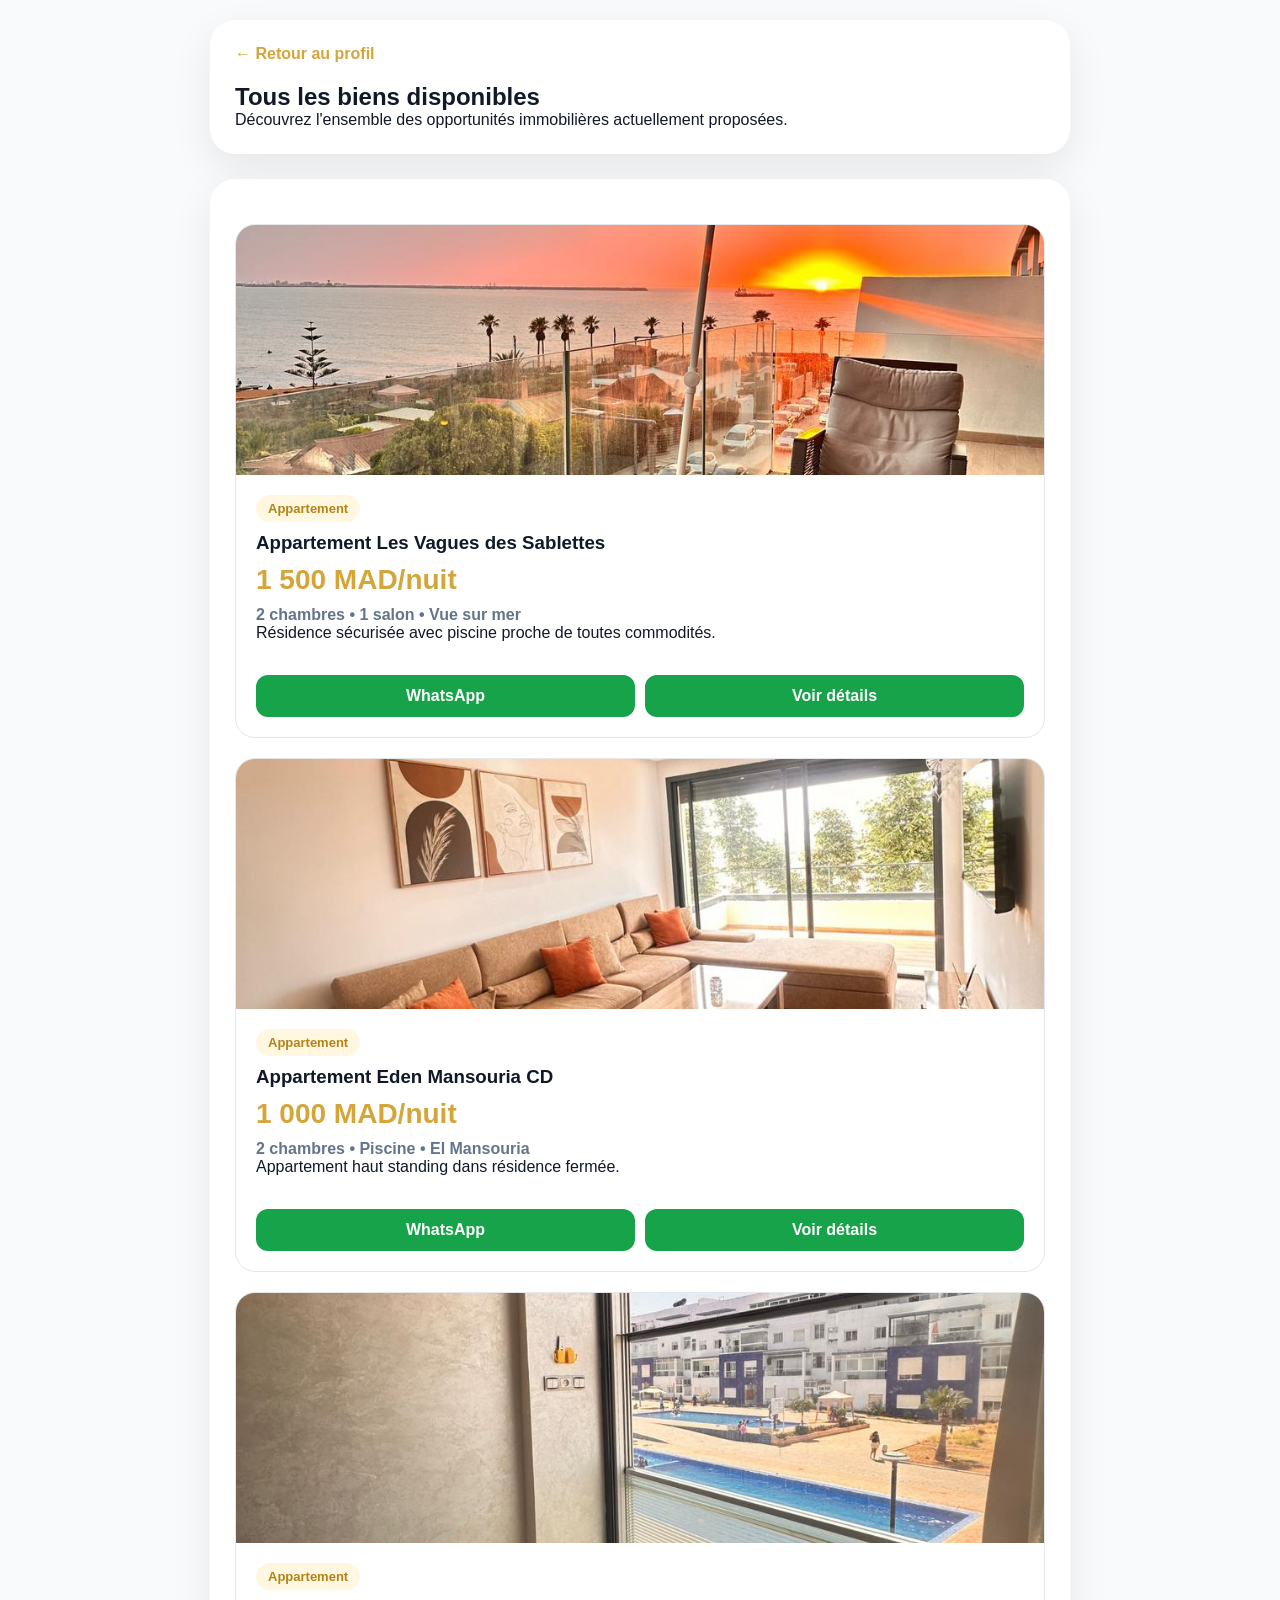
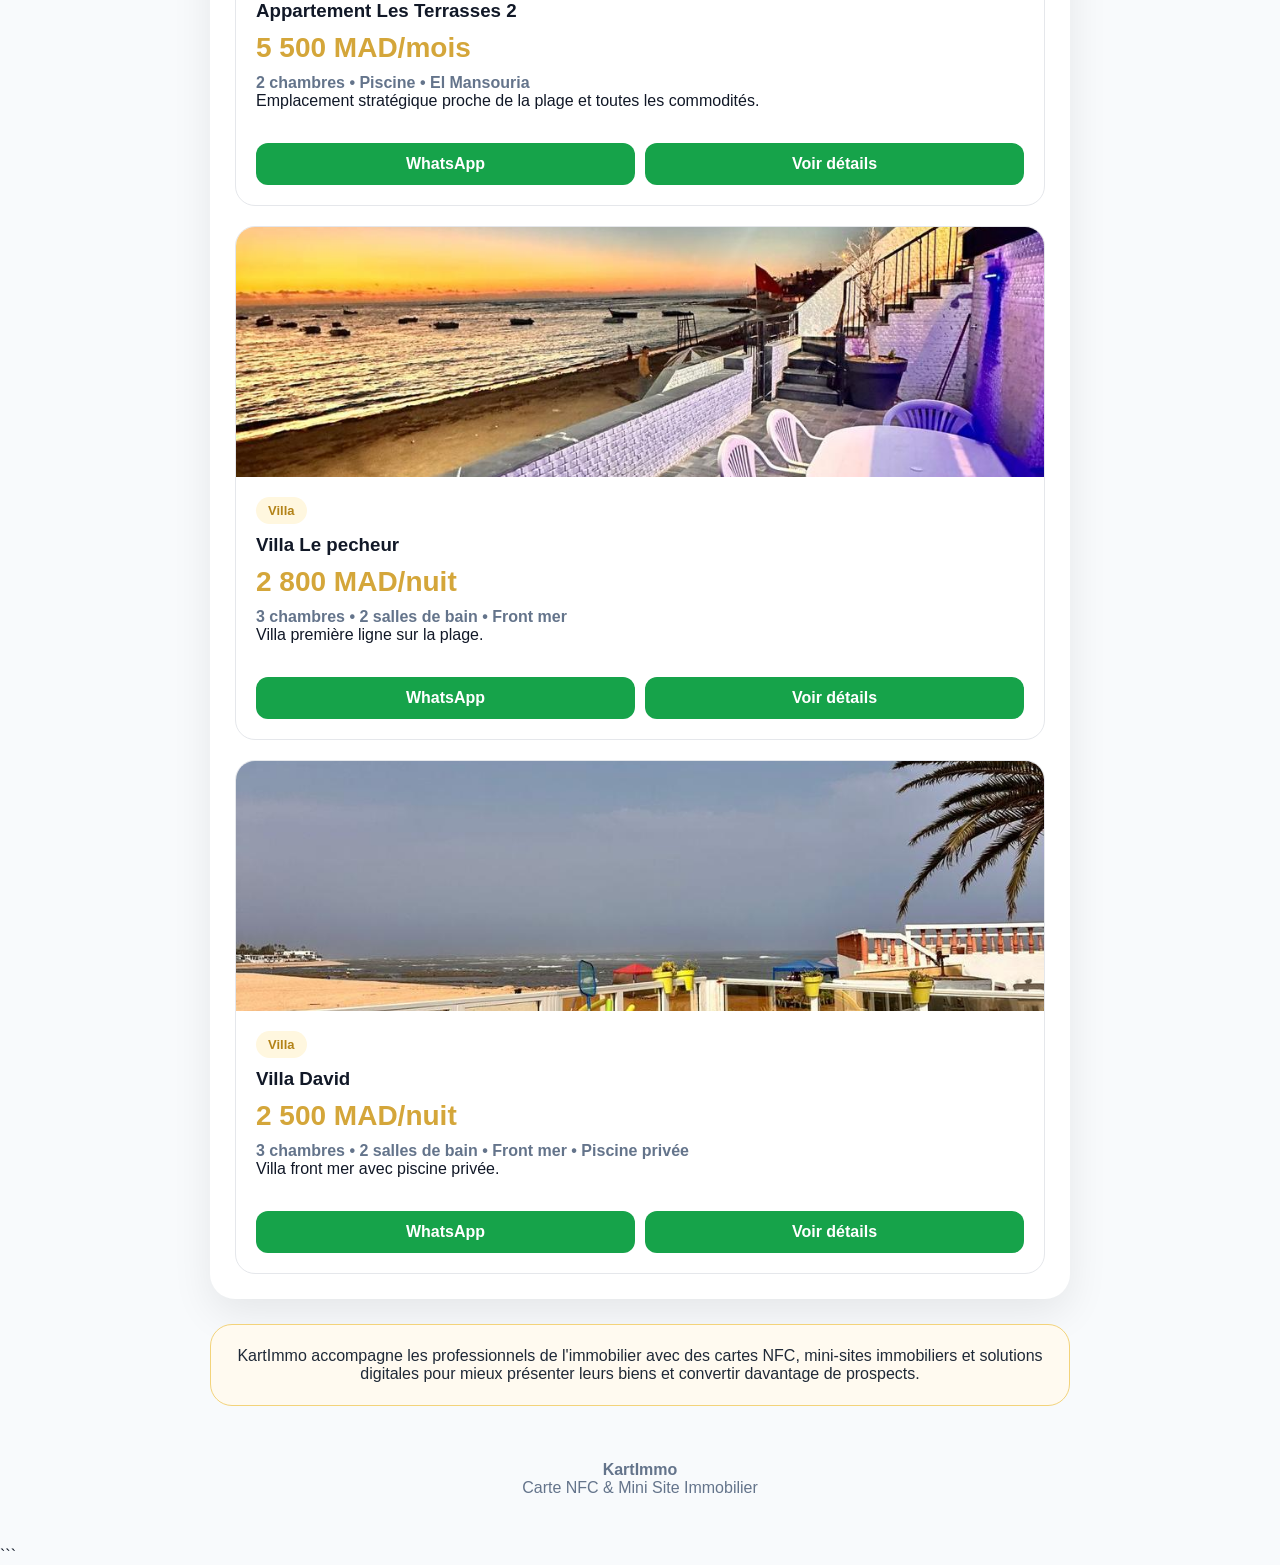
<file: agents/mouad-zyane/biens.html>
<!DOCTYPE html>
<html lang="fr">
<head>
<meta charset="UTF-8">
<meta name="viewport" content="width=device-width, initial-scale=1.0">
<title>Tous les biens - Mouad Zyane</title>
<link rel="stylesheet" href="../agent.css?v=30">
</head>

<body>

<main class="agent-page">

<section class="about">

<a href="./" class="back-link">
← Retour au profil
</a>

<h1>Tous les biens disponibles</h1>

<p>
Découvrez l'ensemble des opportunités immobilières actuellement proposées.
</p>

</section>

<section class="properties">

<div class="property-card premium-card">

<img src="ref1-cover.jpeg" class="property-image" alt="Appartement Les Vagues des Sablettes">

<div class="property-content">

<span class="property-tag">Appartement</span>

<h3>Appartement Les Vagues des Sablettes</h3>

<p class="price">1 500 MAD/nuit</p>

<p class="property-meta">
 2 chambres • 1 salon • Vue sur mer
</p>

<p>
Résidence sécurisée avec piscine proche de toutes commodités.
</p>

<div class="property-actions">

<a class="whatsapp-property"
href="https://wa.me/212664989840">
WhatsApp
</a>

<a class="details-property"
href="bien1.html">
Voir détails
</a>

</div>

</div>

</div>

<div class="property-card premium-card">

<img src="ref2-cover.jpeg" class="property-image" alt="Appartement Eden Mansouria CD">

<div class="property-content">

<span class="property-tag">Appartement</span>

<h3>Appartement Eden Mansouria CD</h3>

<p class="price">1 000 MAD/nuit</p>

<p class="property-meta">
2 chambres • Piscine • El Mansouria
</p>

<p>
Appartement haut standing dans résidence fermée.
</p>

<div class="property-actions">

<a class="whatsapp-property"
href="https://wa.me/212664989840">
WhatsApp
</a>

<a class="details-property"
href="bien2.html">
Voir détails
</a>

</div>

</div>

</div>

<div class="property-card premium-card">

<img src="ref3-cover.jpeg" class="property-image" alt="Appartement Les Terrasses 2">

<div class="property-content">

<span class="property-tag">Appartement</span>

<h3>Appartement Les Terrasses 2</h3>

<p class="price">5 500 MAD/mois</p>

<p class="property-meta">
2 chambres • Piscine • El Mansouria
</p>

<p>
Emplacement stratégique proche de la plage et toutes les commodités.
</p>

<div class="property-actions">

<a class="whatsapp-property"
href="https://wa.me/212664989840">
WhatsApp
</a>

<a class="details-property"
href="bien3.html">
Voir détails
</a>

</div>

</div>

</div>

<div class="property-card premium-card">

<img src="ref10-cover.jpeg" class="property-image" alt="Villa Le pecheur">

<div class="property-content">

<span class="property-tag">Villa</span>

<h3>Villa Le pecheur</h3>

<p class="price">2 800 MAD/nuit</p>

<p class="property-meta">
 3 chambres • 2 salles de bain • Front mer
</p>

<p>
Villa première ligne sur la plage.
</p>

<div class="property-actions">

<a class="whatsapp-property"
href="https://wa.me/212664989840">
WhatsApp
</a>

<a class="details-property"
href="bien4.html">
Voir détails
</a>

</div>

</div>

</div>

<div class="property-card premium-card">

<img src="ref11-cover.jpeg" class="property-image" alt="Villa David">

<div class="property-content">

<span class="property-tag">Villa</span>

<h3>Villa David</h3>

<p class="price">2 500 MAD/nuit</p>

<p class="property-meta">
 3 chambres • 2 salles de bain • Front mer • Piscine privée
</p>

<p>
Villa front mer avec piscine privée.
</p>

<div class="property-actions">

<a class="whatsapp-property"
href="https://wa.me/212664989840">
WhatsApp
</a>

<a class="details-property"
href="bien5.html">
Voir détails
</a>

</div>

</div>

</div>

</section>

<section class="kartimmo-note">

<p>
KartImmo accompagne les professionnels de l'immobilier avec des cartes NFC, mini-sites immobiliers et solutions digitales pour mieux présenter leurs biens et convertir davantage de prospects.
</p>

</section>

<footer>

<strong>KartImmo</strong>

<p>
Carte NFC & Mini Site Immobilier
</p>

</footer>

</main>

</body>
</html>
```
</file>
<file: style.css>
*{
margin:0;
padding:0;
box-sizing:border-box;
}

html{
scroll-behavior:smooth;
}

body{
font-family:Arial,sans-serif;
background:#f8fafc;
color:#111827;
line-height:1.6;
}

.hero{
background:radial-gradient(circle at top right,#1e3a5f,#020617 55%);
color:white;
padding:25px 20px 90px;
overflow:hidden;
}

.navbar{
max-width:1200px;
margin:auto;
display:flex;
justify-content:space-between;
align-items:center;
}

.logo-img{
width:70px;
height:70px;
border-radius:50%;
object-fit:cover;
background:white;
padding:6px;
box-shadow:0 8px 25px rgba(0,0,0,.20);
}

.nav-links{
display:flex;
align-items:center;
gap:20px;
}

.nav-links a{
color:white;
text-decoration:none;
font-weight:bold;
}

.nav-btn{
background:#d4a63a;
padding:10px 18px;
border-radius:12px;
}

.hero-content{
max-width:1200px;
margin:70px auto 0;
display:grid;
grid-template-columns:1fr 1fr;
gap:60px;
align-items:center;
}

.badge,
.section-label{
display:inline-block;
color:#d4a63a;
font-weight:bold;
text-transform:uppercase;
font-size:13px;
letter-spacing:.08em;
margin-bottom:12px;
}

.hero h1{
font-size:64px;
line-height:1.05;
margin-bottom:25px;
}

.hero p{
color:#cbd5e1;
font-size:18px;
}

.hero-buttons{
display:flex;
gap:15px;
margin-top:30px;
flex-wrap:wrap;
}

.btn{
display:inline-block;
padding:14px 24px;
border-radius:14px;
text-decoration:none;
font-weight:bold;
}

.gold{
background:#d4a63a;
color:white;
}

.outline{
border:1px solid white;
color:white;
}

.hero-stats{
display:grid;
grid-template-columns:repeat(3,1fr);
gap:15px;
margin-top:40px;
}

.hero-stats div{
background:rgba(255,255,255,.08);
padding:18px;
border-radius:18px;
}

.hero-stats strong{
display:block;
font-size:24px;
color:#d4a63a;
}

.hero-stats span{
font-size:13px;
color:#cbd5e1;
}

.cards-visual{
position:relative;
height:430px;
}

.card-img{
position:absolute;
width:330px;
border-radius:24px;
box-shadow:0 30px 80px rgba(0,0,0,.45);
}

.recto{
left:20px;
top:60px;
transform:rotate(-8deg);
}

.verso{
right:10px;
top:120px;
transform:rotate(8deg);
}

.section{
max-width:1200px;
margin:auto;
padding:85px 20px;
}

.section h2{
font-size:42px;
line-height:1.15;
margin-bottom:20px;
}

.intro>p{
max-width:800px;
font-size:18px;
color:#475569;
}

.features-grid{
display:grid;
grid-template-columns:repeat(4,1fr);
gap:20px;
margin-top:40px;
}

.features-grid div,
.steps div,
.pack,
.service-grid div{
background:white;
padding:28px;
border-radius:24px;
box-shadow:0 15px 40px rgba(15,23,42,.08);
}

.features-grid h3{
margin-bottom:10px;
}

.how{
background:white;
max-width:100%;
}

.how h2,
.how .section-label{
max-width:1200px;
margin-left:auto;
margin-right:auto;
display:block;
}

.steps{
max-width:1200px;
margin:35px auto 0;
display:grid;
grid-template-columns:repeat(4,1fr);
gap:20px;
}

.steps span{
width:42px;
height:42px;
background:#d4a63a;
color:white;
display:flex;
align-items:center;
justify-content:center;
border-radius:50%;
font-weight:bold;
margin-bottom:15px;
}

.demo-section{
display:grid;
grid-template-columns:1fr 380px;
gap:50px;
align-items:center;
}

.demo-text ul{
margin:25px 0;
padding-left:20px;
}

.demo-text li{
margin-bottom:10px;
}

.phone-preview{
background:white;
border:12px solid #0f172a;
border-radius:42px;
padding:25px;
box-shadow:0 30px 80px rgba(15,23,42,.15);
}

.phone-top{
height:150px;
background:linear-gradient(135deg,#020617,#d4a63a);
border-radius:25px;
margin-bottom:20px;
}

.phone-actions{
display:grid;
grid-template-columns:1fr 1fr;
gap:10px;
margin:20px 0;
}

.phone-actions span{
background:#f1f5f9;
padding:10px;
border-radius:12px;
text-align:center;
font-weight:bold;
}

.mini-property{
height:85px;
background:#f8fafc;
border-radius:15px;
margin-top:12px;
}

.mini-property.small{
height:65px;
}

.packs{
max-width:100%;
background:#020617;
color:white;
text-align:center;
}

.packs .section-label,
.packs h2,
.packs-subtitle{
display:block;
max-width:1200px;
margin-left:auto;
margin-right:auto;
}

.packs-subtitle{
color:#cbd5e1;
margin-bottom:35px;
}

.pricing{
max-width:1200px;
margin:auto;
display:grid;
grid-template-columns:repeat(3,1fr);
gap:25px;
text-align:left;
}

.pack{
color:#111827;
position:relative;
}

.pack h3{
font-size:28px;
}

.pack-desc{
color:#64748b;
margin-bottom:10px;
}

.pack h4{
font-size:42px;
color:#d4a63a;
margin:18px 0;
}

.pack h4 span{
font-size:16px;
color:#64748b;
}

.pack ul{
padding-left:20px;
margin:20px 0;
}

.pack li{
margin-bottom:9px;
}

.popular{
background:#0f172a;
color:white;
border:2px solid #d4a63a;
transform:scale(1.04);
}

.popular .pack-desc,
.popular h4 span{
color:#cbd5e1;
}

.tag{
display:inline-block;
background:#d4a63a;
color:white;
padding:7px 13px;
border-radius:20px;
font-size:13px;
font-weight:bold;
margin-bottom:15px;
}

.pack-btn{
display:block;
text-align:center;
background:#0f172a;
color:white;
padding:14px;
border-radius:14px;
text-decoration:none;
font-weight:bold;
margin-top:20px;
}

.gold-btn{
background:#d4a63a;
}

.service-grid{
display:grid;
grid-template-columns:repeat(3,1fr);
gap:20px;
margin-top:35px;
}

.contact-text{
margin-top:35px;
font-size:18px;
}

.service-whatsapp{
display:inline-block;
margin-top:10px;
background:#16a34a;
color:white;
text-decoration:none;
padding:12px 20px;
border-radius:12px;
font-weight:bold;
}

.final-cta{
background:linear-gradient(135deg,#020617,#0f172a);
color:white;
text-align:center;
padding:80px 20px;
}

.final-cta h2{
font-size:42px;
margin-bottom:15px;
}

.final-cta p{
color:#cbd5e1;
margin-bottom:25px;
}

.final-buttons{
justify-content:center;
}

footer{
background:#020617;
color:white;
text-align:center;
padding:35px 20px;
}

.footer-logo{
width:65px;
height:65px;
border-radius:50%;
object-fit:cover;
background:white;
padding:5px;
margin-bottom:15px;
}

footer p{
color:#cbd5e1;
margin-top:8px;
}

@media(max-width:900px){

.navbar{
align-items:flex-start;
gap:20px;
}

.nav-links{
gap:12px;
font-size:14px;
flex-wrap:wrap;
justify-content:flex-end;
}

.hero-content,
.demo-section,
.pricing,
.features-grid,
.steps,
.service-grid{
grid-template-columns:1fr;
}

.hero h1{
font-size:42px;
}

.cards-visual{
height:360px;
}

.card-img{
width:250px;
}

.recto{
left:0;
top:50px;
}

.verso{
right:0;
top:135px;
}

.hero-stats{
grid-template-columns:1fr;
}

.popular{
transform:none;
}

.section h2,
.final-cta h2{
font-size:32px;
}

.logo-img{
width:60px;
height:60px;
}

}
</file>
<file: agents/agent.css>
*{
margin:0;
padding:0;
box-sizing:border-box;
}

body{
font-family:Arial,sans-serif;
background:#f8fafc;
color:#111827;
}

.agent-page{
max-width:900px;
margin:auto;
padding:20px;
}

.profile{
background:white;
border-radius:25px;
overflow:hidden;
text-align:center;
box-shadow:0 15px 40px rgba(0,0,0,.08);
margin-bottom:25px;
}

.cover{
height:260px;
background:linear-gradient(135deg,#020617,#0f172a);
}

.avatar{
width:120px;
height:120px;
border-radius:50%;
background:#d4a63a;
color:white;
font-size:50px;
font-weight:bold;
display:flex;
align-items:center;
justify-content:center;
margin:-60px auto 15px;
border:5px solid white;
}

.profile h1{
font-size:32px;
margin-bottom:5px;
}

.role{
color:#64748b;
}

.agency{
color:#d4a63a;
font-weight:bold;
margin-top:5px;
}

.actions{
display:flex;
justify-content:center;
gap:10px;
padding:25px;
flex-wrap:wrap;
}

.actions a{
text-decoration:none;
padding:12px 18px;
border-radius:10px;
background:#0f172a;
color:white;
font-weight:bold;
}

.actions .whatsapp{
background:#16a34a;
}

.about,
.properties{
background:white;
padding:25px;
border-radius:25px;
box-shadow:0 15px 40px rgba(0,0,0,.08);
margin-bottom:25px;
}

.about h2,
.properties h2{
margin-bottom:15px;
}

.property-card{
border:1px solid #e5e7eb;
border-radius:20px;
overflow:hidden;
margin-top:20px;
}

.property-image{
height:220px;
background:linear-gradient(135deg,#d4a63a,#f4d57d);
display:flex;
align-items:center;
justify-content:center;
font-weight:bold;
font-size:22px;
}

.property-content{
padding:20px;
}

.property-content h3{
margin-bottom:10px;
}

.price{
font-size:28px;
font-weight:bold;
color:#d4a63a;
margin-bottom:10px;
}

.property-content a{
display:inline-block;
margin-top:15px;
padding:12px 18px;
background:#16a34a;
color:white;
text-decoration:none;
border-radius:10px;
font-weight:bold;
}

footer{
text-align:center;
padding:30px;
color:#64748b;
}

@media(max-width:768px){

.profile h1{
font-size:28px;
}

.actions{
flex-direction:column;
}

.actions a{
width:100%;
}

.property-image{
height:180px;
}

.price{
font-size:24px;
}

}

.avatar-img{
width:220px;
height:220px;
border-radius:50%;
object-fit:cover;
margin:-110px auto 20px;
display:block;
border:6px solid white;
box-shadow:0 10px 30px rgba(0,0,0,.2);
}

.property-image{
width:100%;
height:250px;
object-fit:cover;
display:block;
}

.why{
background:white;
padding:25px;
border-radius:25px;
box-shadow:0 15px 40px rgba(0,0,0,.08);
margin-bottom:25px;
}

.why h2{
margin-bottom:20px;
}

.why-grid{
display:grid;
grid-template-columns:repeat(2,1fr);
gap:15px;
}

.why-grid div{
background:#f8fafc;
padding:20px;
border-radius:15px;
text-align:center;
}

.why-grid strong{
font-size:28px;
color:#d4a63a;
}

@media(max-width:768px){
.why-grid{
grid-template-columns:1fr;
}
}

.back-link{
display:inline-block;
margin-bottom:20px;
color:#d4a63a;
text-decoration:none;
font-weight:bold;
}

.gallery{
background:white;
padding:15px;
border-radius:25px;
box-shadow:0 15px 40px rgba(0,0,0,.08);
margin-bottom:25px;
display:grid;
gap:15px;
}

.gallery img{
width:100%;
height:260px;
object-fit:cover;
border-radius:15px;
}

.big-whatsapp{
display:block;
margin-top:20px;
background:#16a34a;
color:white;
text-align:center;
padding:15px;
border-radius:12px;
text-decoration:none;
font-weight:bold;
}

.section-top{
display:flex;
justify-content:space-between;
align-items:center;
gap:20px;
margin-bottom:25px;
}

.section-label{
color:#d4a63a;
font-weight:bold;
font-size:14px;
text-transform:uppercase;
letter-spacing:.08em;
}

.see-all-btn,
.see-all-mobile{
background:#0f172a;
color:white;
text-decoration:none;
padding:12px 18px;
border-radius:12px;
font-weight:bold;
}

.see-all-mobile{
display:none;
text-align:center;
margin-top:25px;
}

.property-tag{
display:inline-block;
background:#fff7df;
color:#b38318;
padding:6px 12px;
border-radius:20px;
font-size:13px;
font-weight:bold;
margin-bottom:10px;
}

.property-meta{
color:#64748b;
font-weight:bold;
}

.property-actions{
display:grid;
grid-template-columns:1fr 1fr;
gap:10px;
margin-top:18px;
}

.property-actions a{
text-align:center;
padding:12px;
border-radius:12px;
text-decoration:none;
font-weight:bold;
}

.whatsapp-property{
background:#16a34a;
color:white;
}

.details-property{
background:#0f172a;
color:white;
}

.kartimmo-note{
background:#fffaf0;
border:1px solid #f3d37a;
padding:22px;
border-radius:22px;
margin-bottom:25px;
text-align:center;
color:#1f2937;
}

@media(max-width:768px){
.section-top{
align-items:flex-start;
}

.see-all-btn{
display:none;
}

.see-all-mobile{
display:block;
}

.property-actions{
grid-template-columns:1fr;
}
}
</file>
